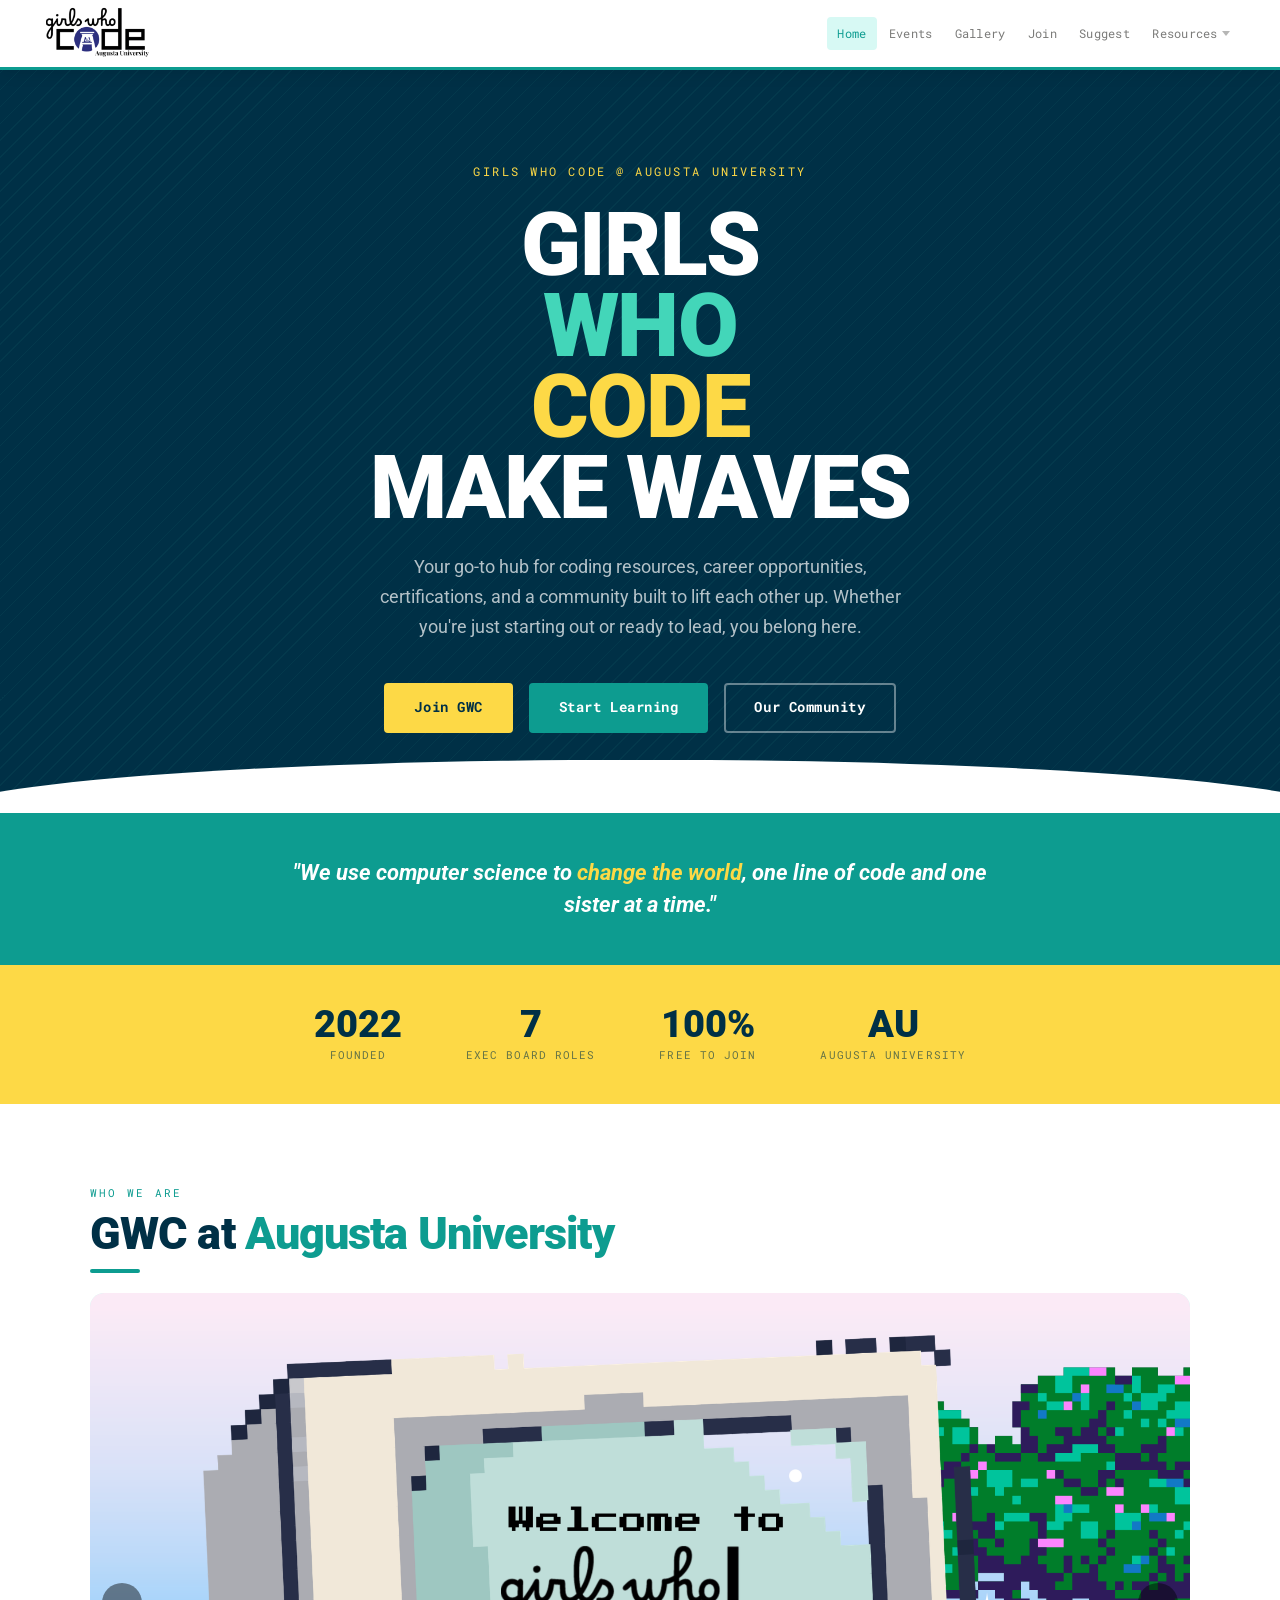
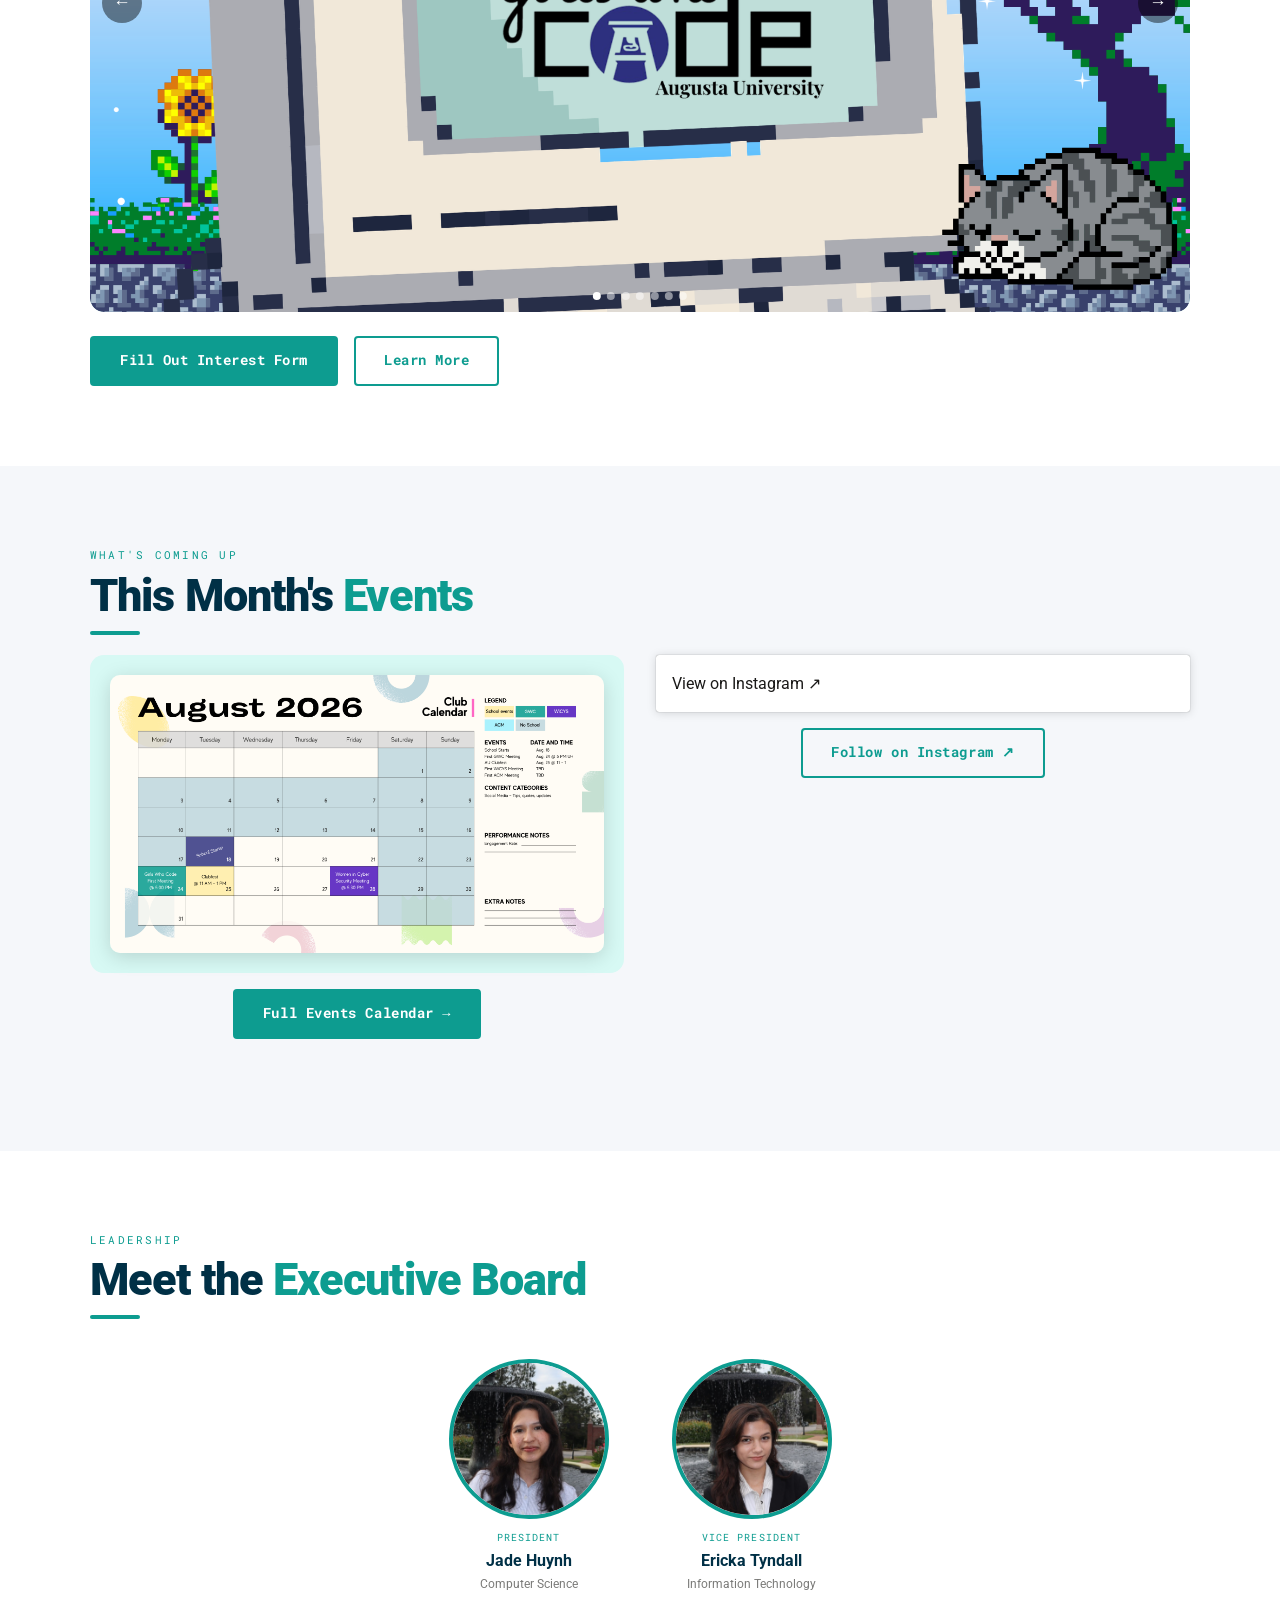
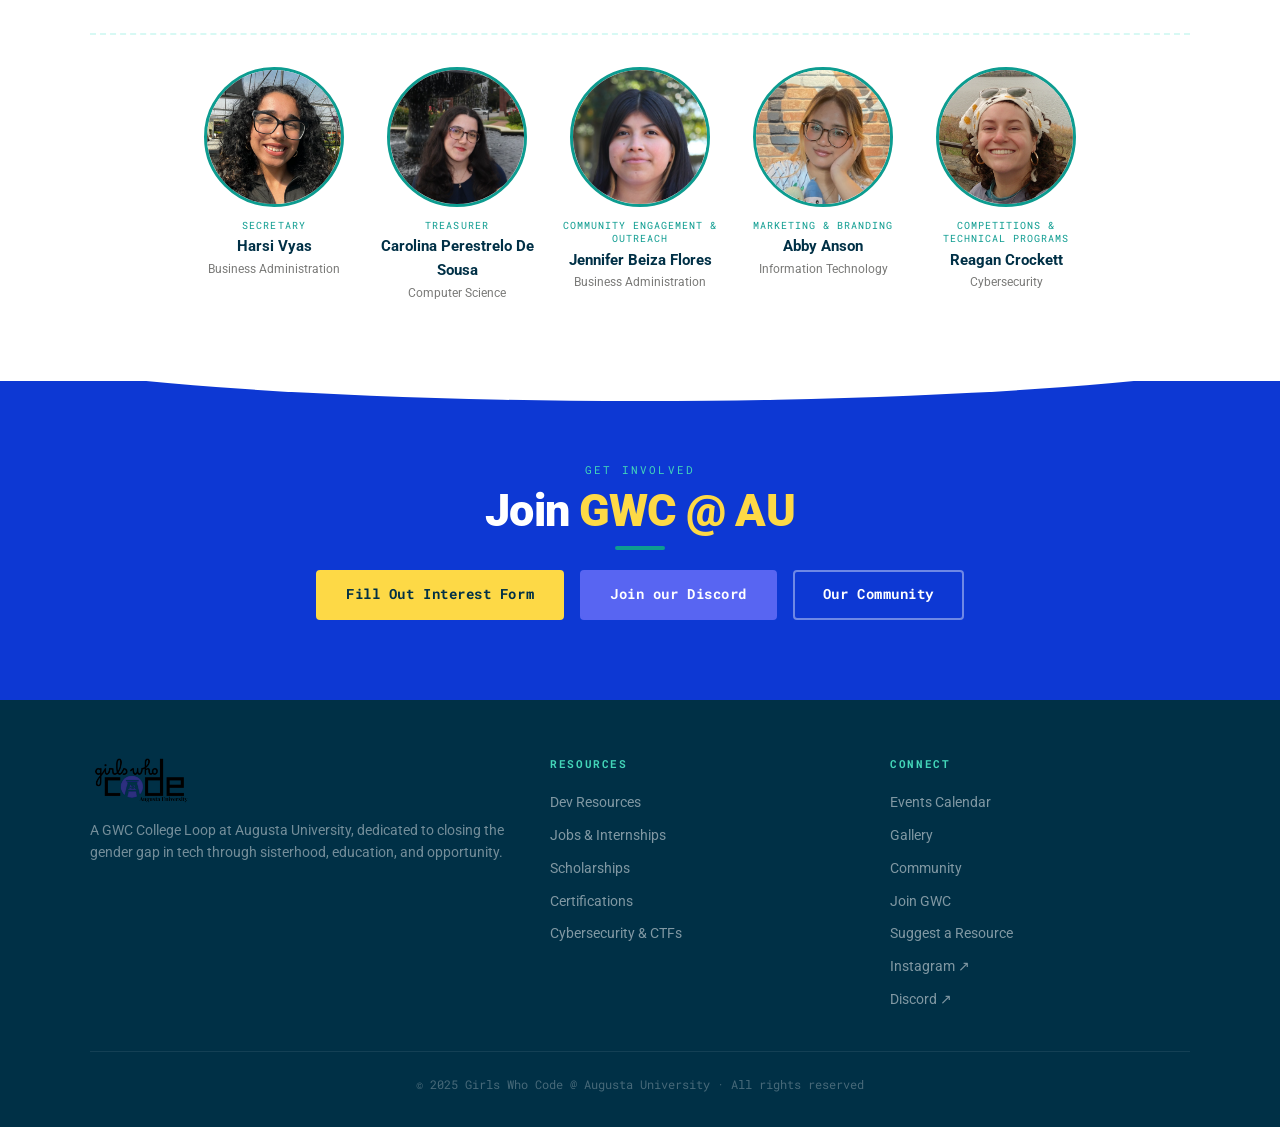
<file: index.html>
<!DOCTYPE html>
<html lang="en">
<head>
  <meta charset="UTF-8">
  <meta name="viewport" content="width=device-width, initial-scale=1.0">
  <title>Girls Who Code @ Augusta University</title>
  <link rel="icon" type="image/png" href="favicon.png">
  <link rel="stylesheet" href="styles.css?v=5">
</head>
<body data-page="home">
  <header class="site-header">
    <div class="header-inner">
      <a href="index.html" class="header-logo">
        <img src="gwc_official_logo.png" alt="GWC @ Augusta University" style="height:58px;width:auto;">
      </a>
            <nav class="main-nav">
        <a href="index.html" class="active">Home</a>
        <a href="events.html">Events</a>
        <a href="gallery.html">Gallery</a>
        <a href="join.html">Join</a>
        <a href="suggestion.html">Suggest</a>
              <div class="nav-item">
        <a href="#" onclick="return false;">Resources <span class="nav-caret"></span></a>
        <div class="nav-dropdown">
          <a href="devresources.html"><span class="dd-icon">💡</span>Dev Resources</a>
          <a href="jobs.html"><span class="dd-icon">💼</span>Jobs &amp; Internships</a>
          <a href="scholarships.html"><span class="dd-icon">🎓</span>Scholarships</a>
          <a href="certifications.html"><span class="dd-icon">📜</span>Certifications</a>
          <a href="cyber.html"><span class="dd-icon">🛡</span>Cybersecurity</a>
        </div>
      </div>
      </nav>
      <button class="hamburger" onclick="document.getElementById('mn').classList.toggle('open')" aria-label="Menu">
        <span></span><span></span><span></span>
      </button>
    </div>
  </header>
    <nav class="mobile-nav" id="mn">
    <a href="index.html">Home</a>
    <a href="events.html">Events</a>
    <a href="gallery.html">Gallery</a>
    <a href="join.html">Join GWC</a>
    <a href="suggestion.html">Suggest a Resource</a>
        <button class="mobile-nav-accordion" onclick="toggleMobileResources(this)" aria-expanded="false">
      Resources <span class="mobile-acc-caret">&#9658;</span>
    </button>
    <div class="mobile-nav-subnav" id="mobileResourcesSub">
      <a href="devresources.html" class="mobile-nav-sub">💡 Dev Resources</a>
      <a href="jobs.html" class="mobile-nav-sub">💼 Jobs &amp; Internships</a>
      <a href="scholarships.html" class="mobile-nav-sub">🎓 Scholarships</a>
      <a href="certifications.html" class="mobile-nav-sub">📜 Certifications</a>
      <a href="cyber.html" class="mobile-nav-sub">🛡 Cybersecurity</a>
    </div>
  </nav>

  <section class="hero">
    <div class="hero-wave-bg"></div>
    <div class="hero-content">
      <span class="hero-eyebrow">Girls Who Code @ Augusta University</span>
      <h1>
        GIRLS<br>
        <span class="teal">WHO</span><br>
        <span class="yellow">CODE</span><br>
        MAKE WAVES
      </h1>
      <p>Your go-to hub for coding resources, career opportunities, certifications, and a community built to lift each other up. Whether you're just starting out or ready to lead, you belong here.</p>
      <div class="hero-ctas">
        <a href="join.html" class="btn btn-yellow">Join GWC</a>
        <a href="devresources.html" class="btn btn-primary">Start Learning</a>
        <a href="community.html" class="btn btn-secondary">Our Community</a>
      </div>
    </div>
  </section>

  <div class="mission-strip">
    <p>"We use computer science to <span class="hi">change the world</span>, one line of code and one sister at a time."</p>
  </div>

  <div class="stats-strip">
    <div class="stat-item"><div class="num">2022</div><div class="lbl">Founded</div></div>
    <div class="stat-item"><div class="num">7</div><div class="lbl">Exec Board Roles</div></div>
    <div class="stat-item"><div class="num">100%</div><div class="lbl">Free to Join</div></div>
    <div class="stat-item"><div class="num">AU</div><div class="lbl">Augusta University</div></div>
  </div>

  <section class="section" id="about">
    <div class="section-inner">
      <span class="section-label">Who We Are</span>
      <h2 class="section-title">GWC at <span class="accent">Augusta University</span></h2>
      <span class="wave-bar"></span>
      <div class="slides-carousel" id="slidesCarousel">
        <div class="slides-track" id="slidesTrack">
          <div class="slides-placeholder">Add slides to the <code>slides/</code> folder and list them in <code>content.json</code> to show them here.</div>
        </div>
        <button class="slides-btn slides-prev" id="slidesPrev" aria-label="Previous">&#8592;</button>
        <button class="slides-btn slides-next" id="slidesNext" aria-label="Next">&#8594;</button>
        <div class="slides-dots" id="slidesDots"></div>
      </div>
      <div style="display:flex;gap:1rem;flex-wrap:wrap;margin-top:1.5rem;">
        <a href="join.html" class="btn btn-primary">Fill Out Interest Form</a>
        <a href="community.html" class="btn btn-outline-teal">Learn More</a>
      </div>
    </div>
  </section>

  <section class="section events-section">
    <div class="section-inner">
      <span class="section-label">What's Coming Up</span>
      <h2 class="section-title">This Month's <span class="accent">Events</span></h2>
      <span class="wave-bar"></span>
      <div class="flyer-insta-row">
        <div class="flyer-insta-col">
          <div id="homeFlyerBlock"><!-- Filled by JS --></div>
          <div style="text-align:center;margin-top:1rem;">
            <a href="events.html" class="btn btn-primary">Full Events Calendar →</a>
          </div>
        </div>
        <div class="flyer-insta-col">
          <blockquote class="instagram-media" data-instgrm-permalink="https://www.instagram.com/aug_girlswhocode/?utm_source=ig_embed" data-instgrm-version="14" style="background:#FFF;border:0;border-radius:3px;box-shadow:0 0 1px 0 rgba(0,0,0,0.5),0 1px 10px 0 rgba(0,0,0,0.15);margin:0 auto;max-width:100%;min-width:280px;padding:0;width:100%;">
            <div style="padding:16px;"><a href="https://www.instagram.com/aug_girlswhocode/" target="_blank">View on Instagram ↗</a></div>
          </blockquote>
          <script async src="//www.instagram.com/embed.js"></script>
          <div style="text-align:center;margin-top:1rem;">
            <a href="https://www.instagram.com/aug_girlswhocode/" target="_blank" class="btn btn-outline-teal">Follow on Instagram ↗</a>
          </div>
        </div>
      </div>
    </div>
  </section>

  <section class="section" style="background:var(--white);">
    <div class="section-inner">
      <span class="section-label">Leadership</span>
      <h2 class="section-title">Meet the <span class="accent">Executive Board</span></h2>
      <span class="wave-bar"></span>
      <div class="exec-board">
        <div class="exec-top">
          <div class="member-card">
            <img src="photos/exec/jade_hs.jpg" alt="Jade Huynh" class="member-img">
            <div class="member-role">President</div>
            <div class="member-name">Jade Huynh</div>
            <div class="member-major">Computer Science</div>
          </div>
          <div class="member-card">
            <img src="photos/exec/ericka_hs.jpg" alt="Ericka Tyndall" class="member-img">
            <div class="member-role">Vice President</div>
            <div class="member-name">Ericka Tyndall</div>
            <div class="member-major">Information Technology</div>
          </div>
        </div>
        <div class="exec-bottom">
          <div class="member-card">
            <img src="photos/exec/harsi_pfp.png" alt="Harsi Vyas" class="member-img">
            <div class="member-role">Secretary</div>
            <div class="member-name">Harsi Vyas</div>
            <div class="member-major">Business Administration</div>
          </div>
          <div class="member-card">
            <img src="photos/exec/carolina_hs.jpg" alt="Carolina" class="member-img">
            <div class="member-role">Treasurer</div>
            <div class="member-name">Carolina Perestrelo De Sousa</div>
            <div class="member-major">Computer Science</div>
          </div>
          <div class="member-card">
            <img src="photos/exec/jen_pfp.png" alt="Jennifer Beiza Flores" class="member-img">
            <div class="member-role">Community Engagement &amp; Outreach</div>
            <div class="member-name">Jennifer Beiza Flores</div>
            <div class="member-major">Business Administration</div>
          </div>
          <div class="member-card">
            <img src="photos/exec/abby_pfp.png" alt="Abby Anson" class="member-img">
            <div class="member-role">Marketing &amp; Branding</div>
            <div class="member-name">Abby Anson</div>
            <div class="member-major">Information Technology</div>
          </div>
          <div class="member-card">
            <img src="photos/exec/reagan_pfp.png" alt="Reagan Crockett" class="member-img">
            <div class="member-role">Competitions &amp; Technical Programs</div>
            <div class="member-name">Reagan Crockett</div>
            <div class="member-major">Cybersecurity</div>
          </div>
        </div>
      </div>
    </div>
  </section>

  <section class="join-section">
    <div class="section-inner">
      <span class="section-label" style="color:var(--teal-2);">Get Involved</span>
      <h2 class="section-title" style="color:var(--white);">Join <span style="color:var(--yellow-2);">GWC @ AU</span></h2>
      <span class="wave-bar" style="margin:0.5rem auto 1.25rem;"></span>
      <div class="join-buttons">
        <a href="join.html" class="btn btn-yellow">Fill Out Interest Form</a>
        <a href="https://discord.gg/9CEqm6gjn7" target="_blank" class="btn btn-discord">Join our Discord</a>
        <a href="community.html" class="btn btn-secondary">Our Community</a>
      </div>
    </div>
  </section>


  <footer class="site-footer">
    <div class="footer-inner">
            <div class="footer-brand">
        <a href="index.html"><img src="gwc_official_logo.png" alt="GWC @ Augusta University" class="footer-logo"></a>
        <p>A GWC College Loop at Augusta University, dedicated to closing the gender gap in tech through sisterhood, education, and opportunity.</p>
      </div>
      <div class="footer-col">
        <h4>Resources</h4>
        <ul>
          <li><a href="devresources.html">Dev Resources</a></li>
          <li><a href="jobs.html">Jobs &amp; Internships</a></li>
          <li><a href="scholarships.html">Scholarships</a></li>
          <li><a href="certifications.html">Certifications</a></li>
          <li><a href="cyber.html">Cybersecurity &amp; CTFs</a></li>
        </ul>
      </div>
      <div class="footer-col">
        <h4>Connect</h4>
        <ul>
          <li><a href="events.html">Events Calendar</a></li>
          <li><a href="gallery.html">Gallery</a></li>
          <li><a href="community.html">Community</a></li>
          <li><a href="join.html">Join GWC</a></li>
          <li><a href="suggestion.html">Suggest a Resource</a></li>
          <li><a href="https://www.instagram.com/aug_girlswhocode/" target="_blank">Instagram ↗</a></li>
          <li><a href="https://discord.gg/9CEqm6gjn7" target="_blank">Discord ↗</a></li>
        </ul>
      </div>
    </div>
    <div class="footer-bottom">© 2025 Girls Who Code @ Augusta University · All rights reserved</div>
  </footer>
  
  <script src="main.js?v=12" defer></script>
</body>
</html>
</file>
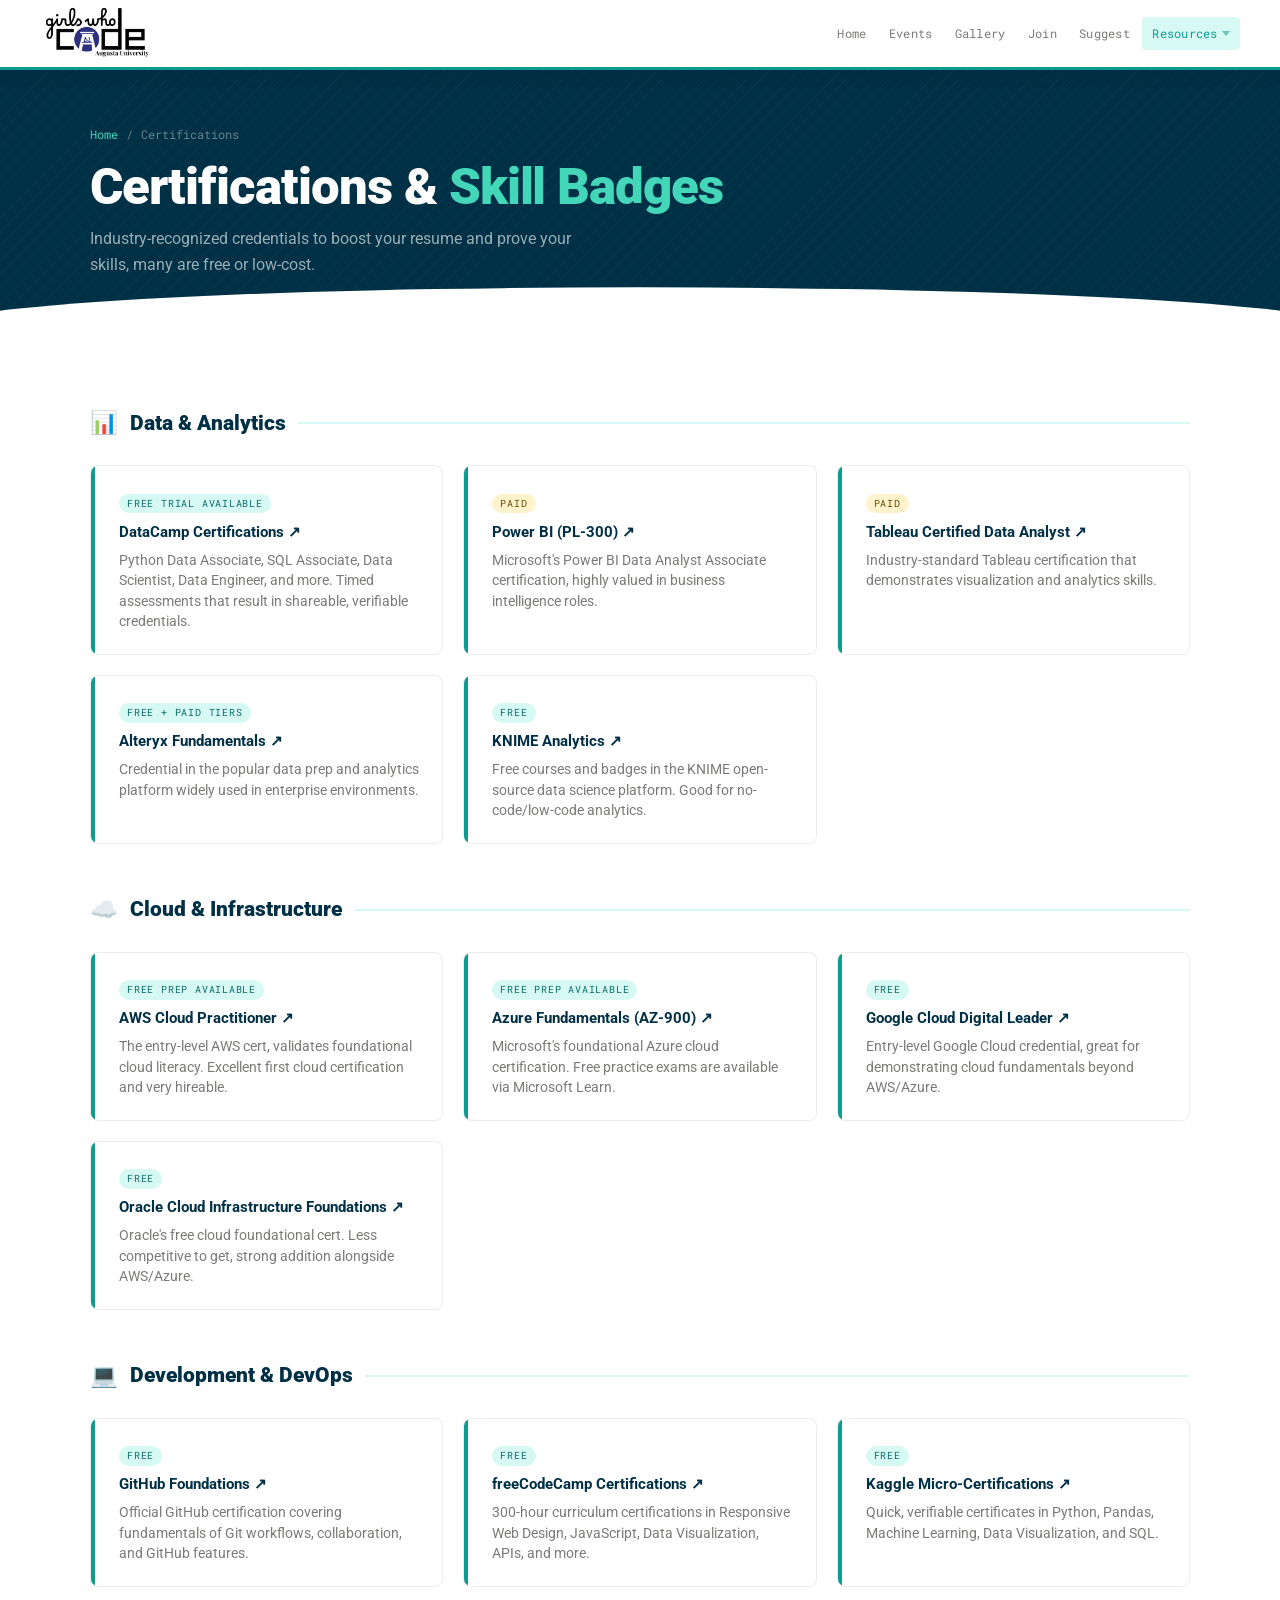
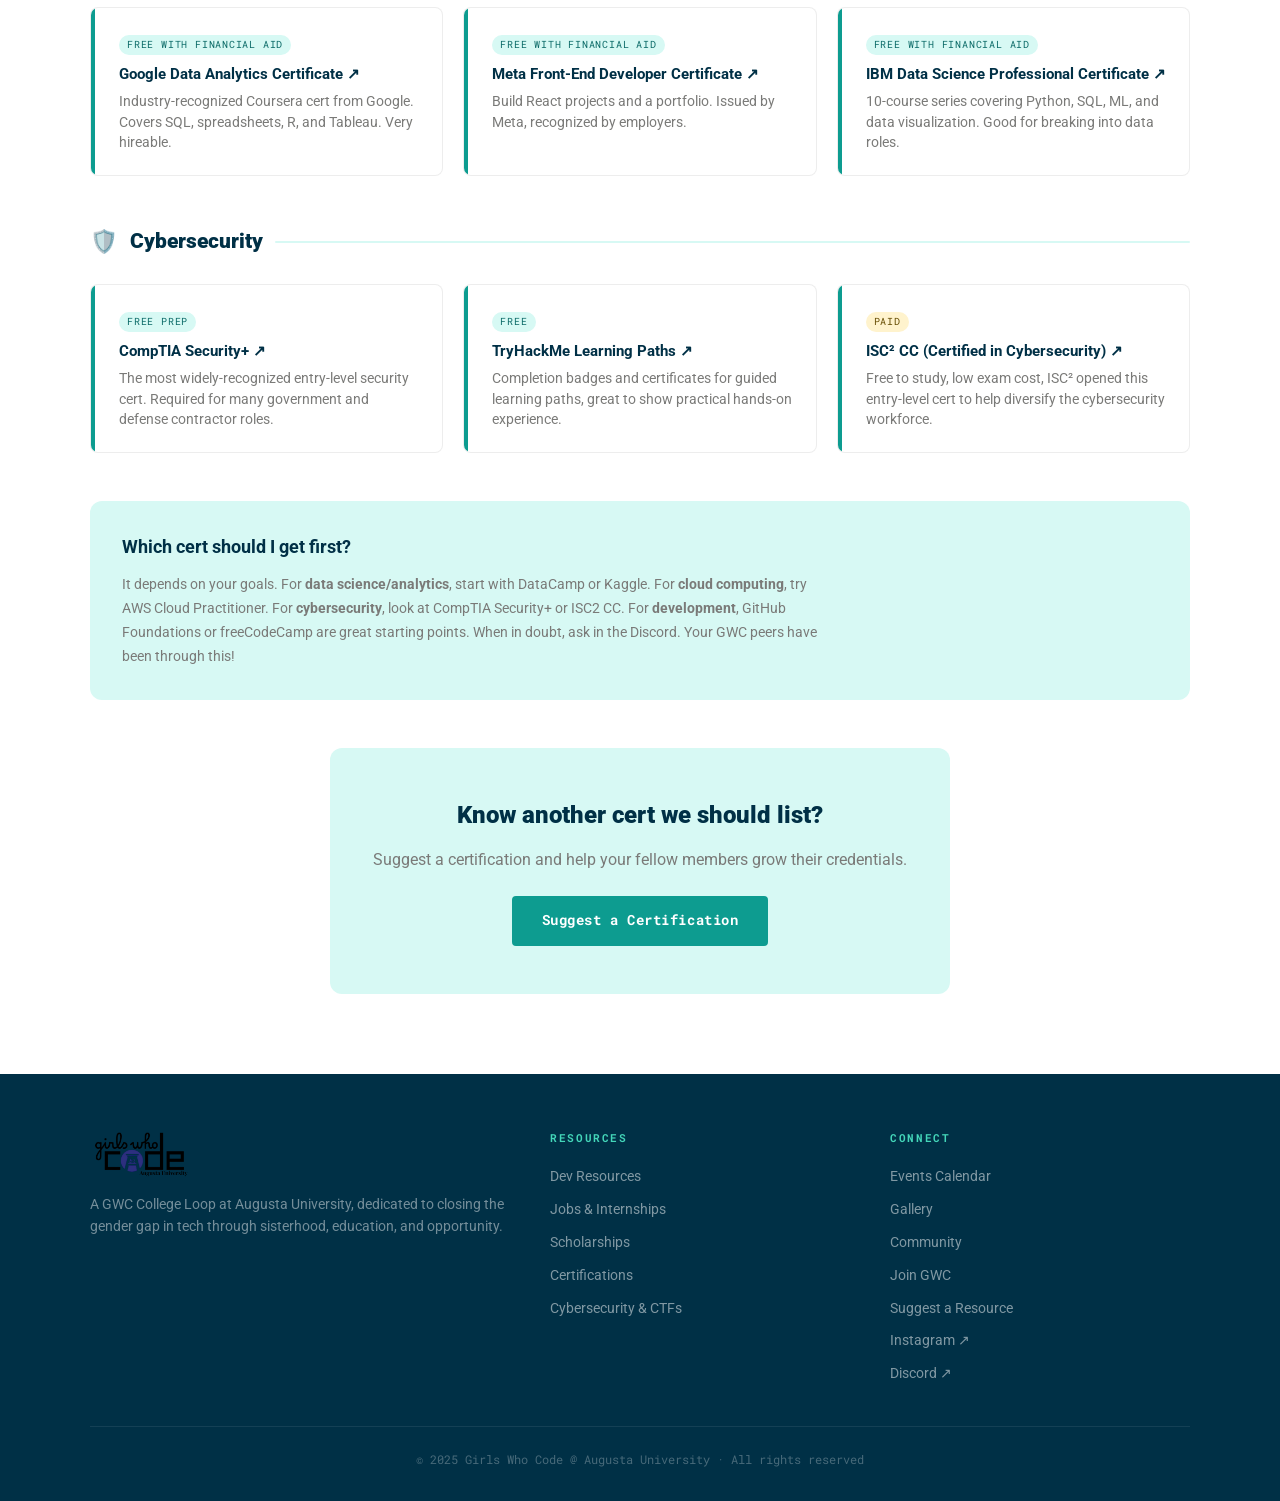
<file: certifications.html>
<!DOCTYPE html>
<html lang="en">
<head>
  <meta charset="UTF-8">
  <meta name="viewport" content="width=device-width, initial-scale=1.0">
  <title>Certifications | GWC @ Augusta University</title>
  <link rel="icon" type="image/png" href="favicon.png">
  <link rel="stylesheet" href="styles.css?v=5">
</head>
<body>
  <header class="site-header">
    <div class="header-inner">
      <a href="index.html" class="header-logo">
        <img src="gwc_official_logo.png" alt="GWC @ Augusta University" style="height:58px;width:auto;">
      </a>
            <nav class="main-nav">
        <a href="index.html">Home</a>
        <a href="events.html">Events</a>
        <a href="gallery.html">Gallery</a>
        <a href="join.html">Join</a>
        <a href="suggestion.html">Suggest</a>
              <div class="nav-item">
        <a href="#" onclick="return false;" class="active">Resources <span class="nav-caret"></span></a>
        <div class="nav-dropdown">
          <a href="devresources.html"><span class="dd-icon">💡</span>Dev Resources</a>
          <a href="jobs.html"><span class="dd-icon">💼</span>Jobs &amp; Internships</a>
          <a href="scholarships.html"><span class="dd-icon">🎓</span>Scholarships</a>
          <a href="certifications.html"><span class="dd-icon">📜</span>Certifications</a>
          <a href="cyber.html"><span class="dd-icon">🛡</span>Cybersecurity</a>
        </div>
      </div>
      </nav>
      <button class="hamburger" onclick="document.getElementById('mn').classList.toggle('open')" aria-label="Menu">
        <span></span><span></span><span></span>
      </button>
    </div>
  </header>
    <nav class="mobile-nav" id="mn">
    <a href="index.html">Home</a>
    <a href="events.html">Events</a>
    <a href="gallery.html">Gallery</a>
    <a href="join.html">Join GWC</a>
    <a href="suggestion.html">Suggest a Resource</a>
        <button class="mobile-nav-accordion" onclick="toggleMobileResources(this)" aria-expanded="false">
      Resources <span class="mobile-acc-caret">&#9658;</span>
    </button>
    <div class="mobile-nav-subnav" id="mobileResourcesSub">
      <a href="devresources.html" class="mobile-nav-sub">💡 Dev Resources</a>
      <a href="jobs.html" class="mobile-nav-sub">💼 Jobs &amp; Internships</a>
      <a href="scholarships.html" class="mobile-nav-sub">🎓 Scholarships</a>
      <a href="certifications.html" class="mobile-nav-sub">📜 Certifications</a>
      <a href="cyber.html" class="mobile-nav-sub">🛡 Cybersecurity</a>
    </div>
  </nav>

  <div class="page-hero">
    <div class="page-hero-wave"></div>
    <div class="page-hero-inner">
      <div class="breadcrumb"><a href="index.html">Home</a><span>/</span>Certifications</div>
      <h1>Certifications &amp; <span class="accent">Skill Badges</span></h1>
      <p>Industry-recognized credentials to boost your resume and prove your skills, many are free or low-cost.</p>
    </div>
  </div>

  <section class="section">
    <div class="section-inner">

      <div class="cat-header"><span class="cat-icon">📊</span><h2>Data &amp; Analytics</h2><div class="cat-bar"></div></div>
      <div class="resource-grid">
        <div class="resource-card">
          <span class="rtag rtag-b">Free Trial Available</span>
          <h3><a href="https://www.datacamp.com/certification" target="_blank">DataCamp Certifications ↗</a></h3>
          <p>Python Data Associate, SQL Associate, Data Scientist, Data Engineer, and more. Timed assessments that result in shareable, verifiable credentials.</p>
        </div>
        <div class="resource-card">
          <span class="rtag rtag-i">Paid</span>
          <h3><a href="https://learn.microsoft.com/en-us/credentials/certifications/power-bi-data-analyst-associate/" target="_blank">Power BI (PL-300) ↗</a></h3>
          <p>Microsoft's Power BI Data Analyst Associate certification, highly valued in business intelligence roles.</p>
        </div>
        <div class="resource-card">
          <span class="rtag rtag-i">Paid</span>
          <h3><a href="https://www.tableau.com/learn/certification" target="_blank">Tableau Certified Data Analyst ↗</a></h3>
          <p>Industry-standard Tableau certification that demonstrates visualization and analytics skills.</p>
        </div>
        <div class="resource-card">
          <span class="rtag rtag-b">Free + Paid Tiers</span>
          <h3><a href="https://www.alteryx.com/certification" target="_blank">Alteryx Fundamentals ↗</a></h3>
          <p>Credential in the popular data prep and analytics platform widely used in enterprise environments.</p>
        </div>
        <div class="resource-card">
          <span class="rtag rtag-b">Free</span>
          <h3><a href="https://www.knime.com/learning/courses" target="_blank">KNIME Analytics ↗</a></h3>
          <p>Free courses and badges in the KNIME open-source data science platform. Good for no-code/low-code analytics.</p>
        </div>
      </div>

      <div class="cat-header"><span class="cat-icon">☁️</span><h2>Cloud &amp; Infrastructure</h2><div class="cat-bar"></div></div>
      <div class="resource-grid">
        <div class="resource-card">
          <span class="rtag rtag-b">Free Prep Available</span>
          <h3><a href="https://aws.amazon.com/certification/certified-cloud-practitioner/" target="_blank">AWS Cloud Practitioner ↗</a></h3>
          <p>The entry-level AWS cert, validates foundational cloud literacy. Excellent first cloud certification and very hireable.</p>
        </div>
        <div class="resource-card">
          <span class="rtag rtag-b">Free Prep Available</span>
          <h3><a href="https://learn.microsoft.com/en-us/credentials/certifications/azure-fundamentals/" target="_blank">Azure Fundamentals (AZ-900) ↗</a></h3>
          <p>Microsoft's foundational Azure cloud certification. Free practice exams are available via Microsoft Learn.</p>
        </div>
        <div class="resource-card">
          <span class="rtag rtag-b">Free</span>
          <h3><a href="https://cloud.google.com/certification/cloud-digital-leader" target="_blank">Google Cloud Digital Leader ↗</a></h3>
          <p>Entry-level Google Cloud credential, great for demonstrating cloud fundamentals beyond AWS/Azure.</p>
        </div>
        <div class="resource-card">
          <span class="rtag rtag-b">Free</span>
          <h3><a href="https://education.oracle.com/oracle-cloud-infrastructure-2023-foundations-associate/pexam_1Z0-1085-23" target="_blank">Oracle Cloud Infrastructure Foundations ↗</a></h3>
          <p>Oracle's free cloud foundational cert. Less competitive to get, strong addition alongside AWS/Azure.</p>
        </div>
      </div>

      <div class="cat-header"><span class="cat-icon">💻</span><h2>Development &amp; DevOps</h2><div class="cat-bar"></div></div>
      <div class="resource-grid">
        <div class="resource-card">
          <span class="rtag rtag-b">Free</span>
          <h3><a href="https://examregistration.github.com/certification/GHF" target="_blank">GitHub Foundations ↗</a></h3>
          <p>Official GitHub certification covering fundamentals of Git workflows, collaboration, and GitHub features.</p>
        </div>
        <div class="resource-card">
          <span class="rtag rtag-b">Free</span>
          <h3><a href="https://www.freecodecamp.org/learn/" target="_blank">freeCodeCamp Certifications ↗</a></h3>
          <p>300-hour curriculum certifications in Responsive Web Design, JavaScript, Data Visualization, APIs, and more.</p>
        </div>
        <div class="resource-card">
          <span class="rtag rtag-b">Free</span>
          <h3><a href="https://www.kaggle.com/learn" target="_blank">Kaggle Micro-Certifications ↗</a></h3>
          <p>Quick, verifiable certificates in Python, Pandas, Machine Learning, Data Visualization, and SQL.</p>
        </div>
        <div class="resource-card">
          <span class="rtag rtag-b">Free with financial aid</span>
          <h3><a href="https://www.coursera.org/professional-certificates/google-data-analytics" target="_blank">Google Data Analytics Certificate ↗</a></h3>
          <p>Industry-recognized Coursera cert from Google. Covers SQL, spreadsheets, R, and Tableau. Very hireable.</p>
        </div>
        <div class="resource-card">
          <span class="rtag rtag-b">Free with financial aid</span>
          <h3><a href="https://www.coursera.org/professional-certificates/meta-front-end-developer" target="_blank">Meta Front-End Developer Certificate ↗</a></h3>
          <p>Build React projects and a portfolio. Issued by Meta, recognized by employers.</p>
        </div>
        <div class="resource-card">
          <span class="rtag rtag-b">Free with financial aid</span>
          <h3><a href="https://www.coursera.org/professional-certificates/ibm-data-science" target="_blank">IBM Data Science Professional Certificate ↗</a></h3>
          <p>10-course series covering Python, SQL, ML, and data visualization. Good for breaking into data roles.</p>
        </div>
      </div>

      <div class="cat-header"><span class="cat-icon">🛡️</span><h2>Cybersecurity</h2><div class="cat-bar"></div></div>
      <div class="resource-grid">
        <div class="resource-card">
          <span class="rtag rtag-b">Free Prep</span>
          <h3><a href="https://www.comptia.org/certifications/security" target="_blank">CompTIA Security+ ↗</a></h3>
          <p>The most widely-recognized entry-level security cert. Required for many government and defense contractor roles.</p>
        </div>
        <div class="resource-card">
          <span class="rtag rtag-b">Free</span>
          <h3><a href="https://tryhackme.com/paths" target="_blank">TryHackMe Learning Paths ↗</a></h3>
          <p>Completion badges and certificates for guided learning paths, great to show practical hands-on experience.</p>
        </div>
        <div class="resource-card">
          <span class="rtag rtag-i">Paid</span>
          <h3><a href="https://www.isc2.org/certifications/cc" target="_blank">ISC² CC (Certified in Cybersecurity) ↗</a></h3>
          <p>Free to study, low exam cost, ISC² opened this entry-level cert to help diversify the cybersecurity workforce.</p>
        </div>
      </div>

      <div style="background:var(--teal-1);border-radius:12px;padding:2rem;margin-top:3rem;">
        <h3 style="font-size:1.1rem;font-weight:700;color:var(--blue-4);margin-bottom:0.75rem;">Which cert should I get first?</h3>
        <p style="font-size:0.875rem;color:var(--black-3);line-height:1.7;max-width:700px;">It depends on your goals. For <strong>data science/analytics</strong>, start with DataCamp or Kaggle. For <strong>cloud computing</strong>, try AWS Cloud Practitioner. For <strong>cybersecurity</strong>, look at CompTIA Security+ or ISC2 CC. For <strong>development</strong>, GitHub Foundations or freeCodeCamp are great starting points. When in doubt, ask in the Discord. Your GWC peers have been through this!</p>
      </div>

      <div class="suggest-card">
        <h2>Know another cert we should list?</h2>
        <p>Suggest a certification and help your fellow members grow their credentials.</p>
        <a href="suggestion.html" class="btn btn-primary">Suggest a Certification</a>
      </div>
    </div>
  </section>

  <footer class="site-footer">
    <div class="footer-inner">
            <div class="footer-brand">
        <a href="index.html"><img src="gwc_official_logo.png" alt="GWC @ Augusta University" class="footer-logo"></a>
        <p>A GWC College Loop at Augusta University, dedicated to closing the gender gap in tech through sisterhood, education, and opportunity.</p>
      </div>
      <div class="footer-col"><h4>Resources</h4><ul>
        <li><a href="devresources.html">Dev Resources</a></li><li><a href="jobs.html">Jobs &amp; Internships</a></li>
        <li><a href="scholarships.html">Scholarships</a></li><li><a href="certifications.html">Certifications</a></li>
        <li><a href="cyber.html">Cybersecurity &amp; CTFs</a></li>
      </ul></div>
      <div class="footer-col"><h4>Connect</h4><ul>
        <li><a href="events.html">Events Calendar</a></li><li><a href="gallery.html">Gallery</a></li>
        <li><a href="community.html">Community</a></li><li><a href="join.html">Join GWC</a></li>
        <li><a href="suggestion.html">Suggest a Resource</a></li>
        <li><a href="https://www.instagram.com/aug_girlswhocode/" target="_blank">Instagram ↗</a></li>
        <li><a href="https://discord.gg/9CEqm6gjn7" target="_blank">Discord ↗</a></li>
      </ul></div>
    </div>
    <div class="footer-bottom">© 2025 Girls Who Code @ Augusta University · All rights reserved</div>
  </footer>
  
  <script src="main.js" defer></script>
</body>
</html>
</file>
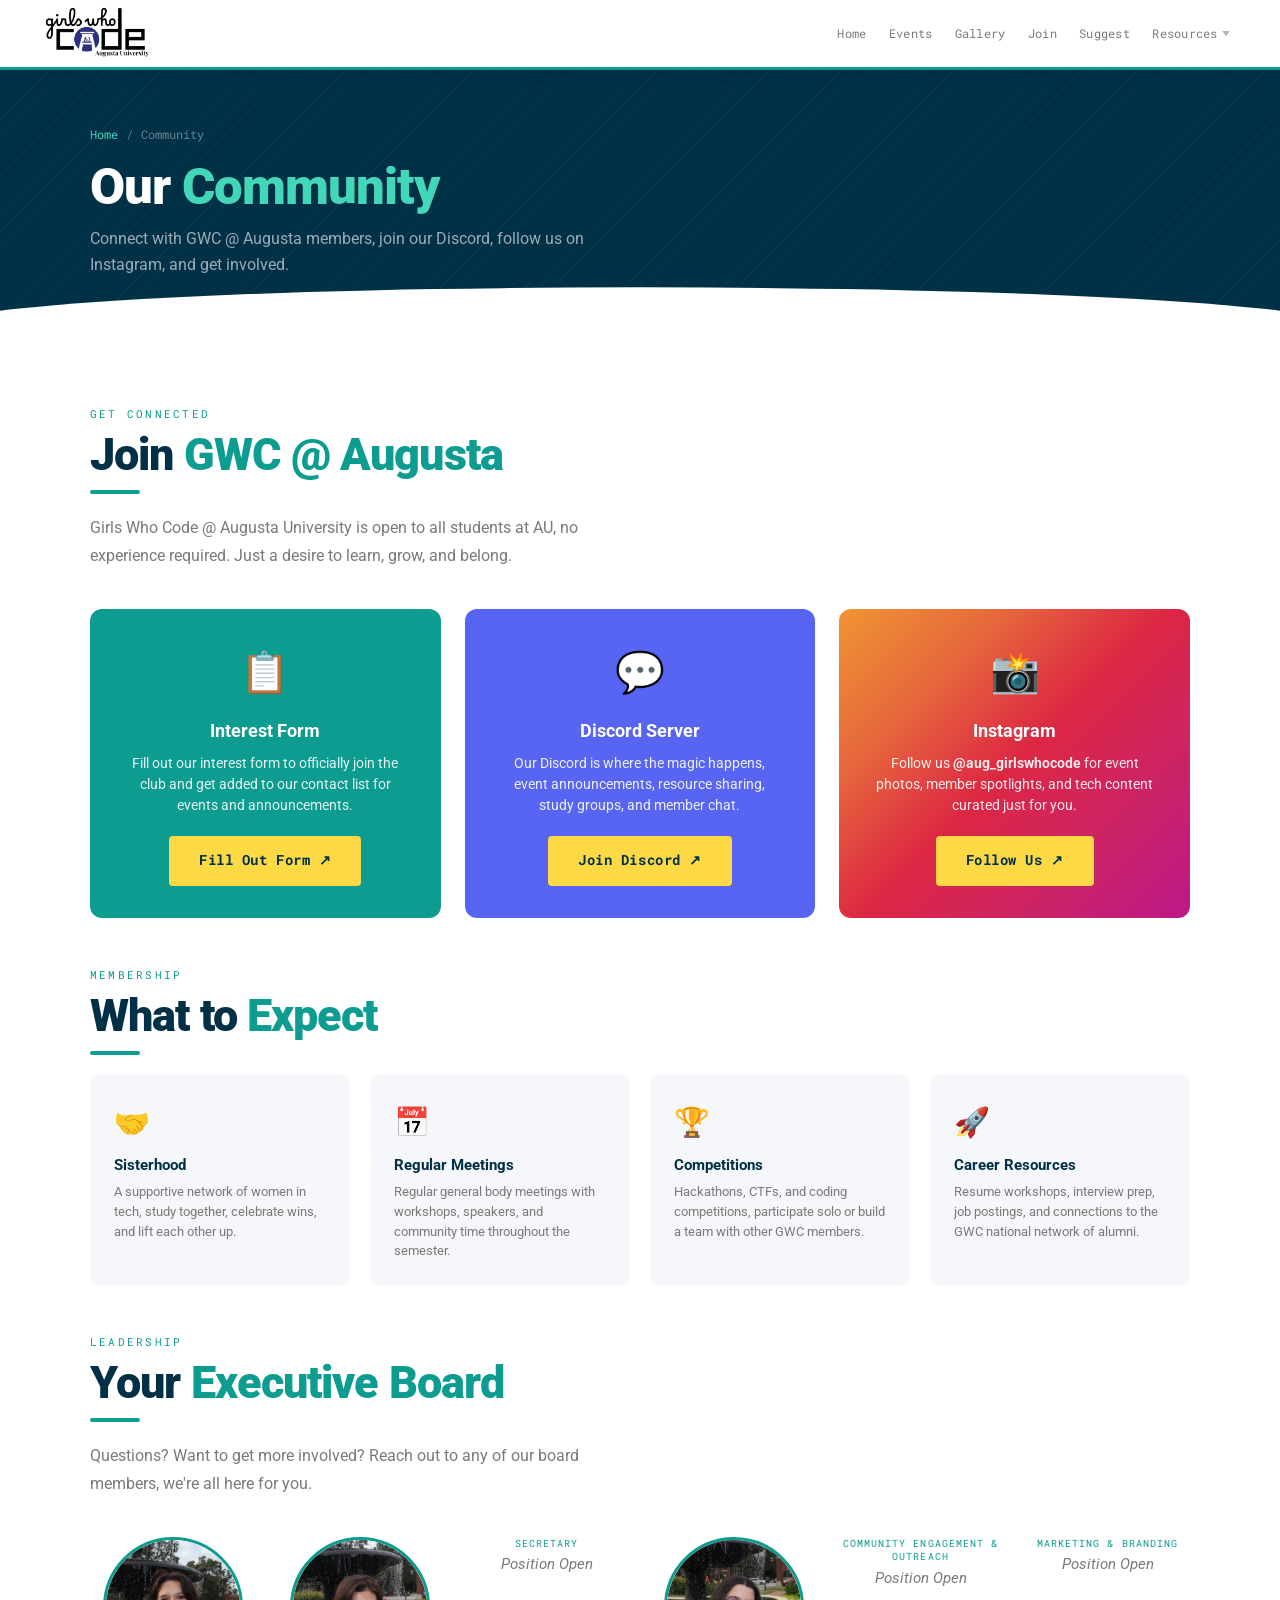
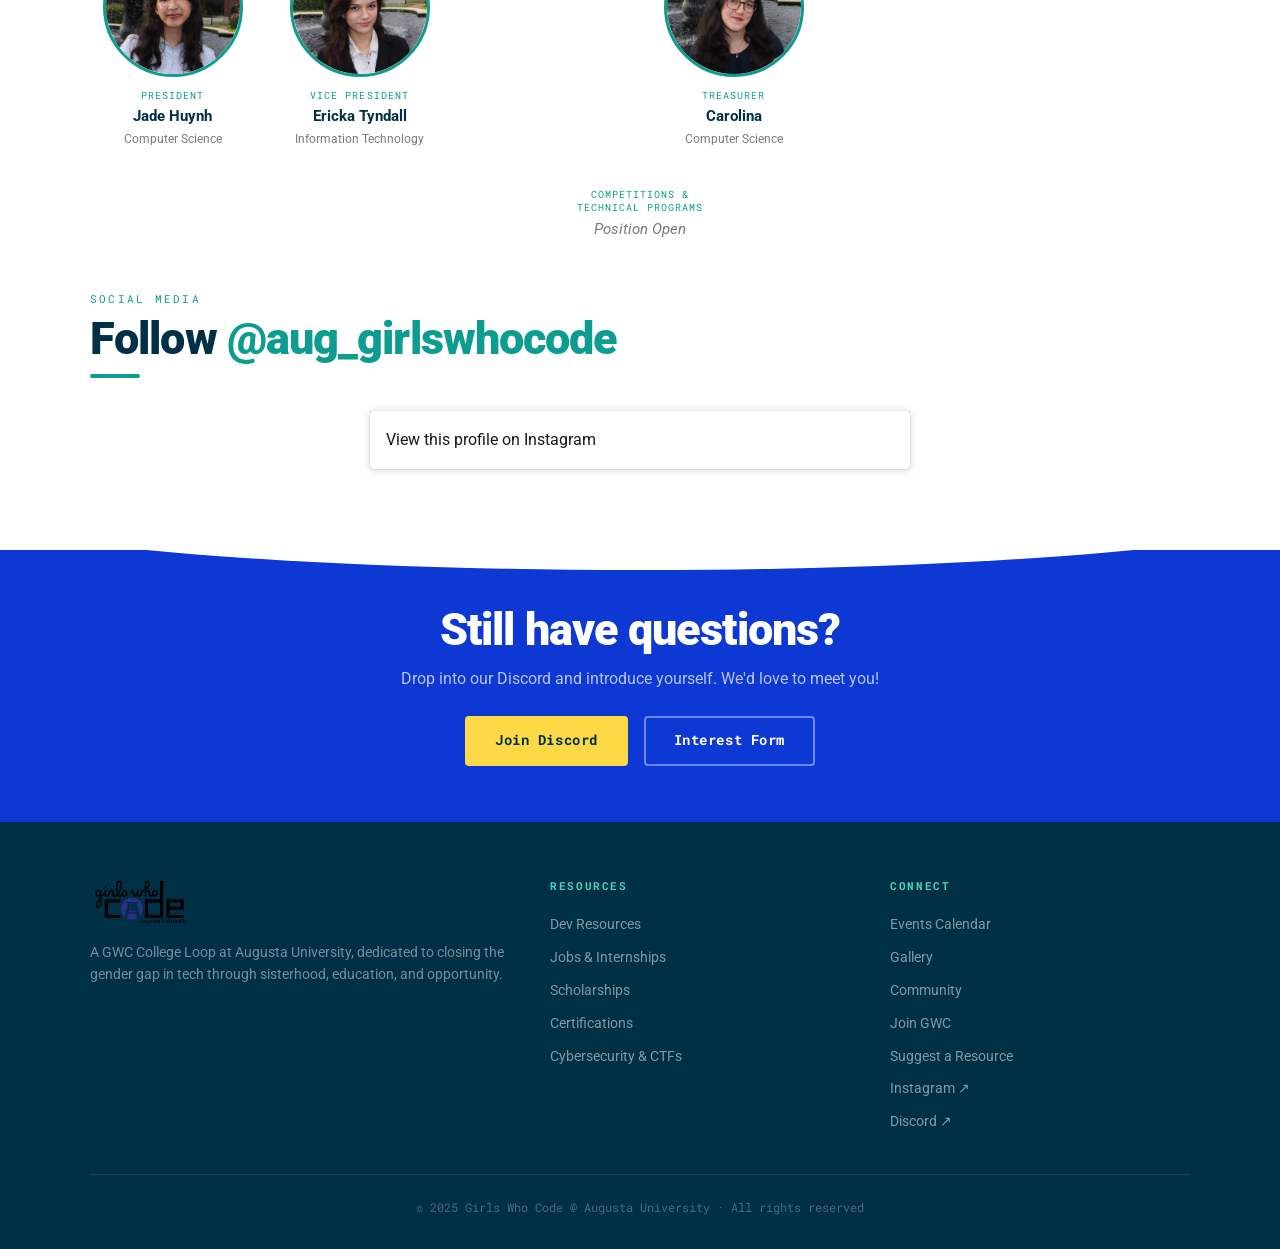
<file: community.html>
<!DOCTYPE html>
<html lang="en">
<head>
  <meta charset="UTF-8">
  <meta name="viewport" content="width=device-width, initial-scale=1.0">
  <title>Community | GWC @ Augusta University</title>
  <link rel="icon" type="image/png" href="favicon.png">
  <link rel="stylesheet" href="styles.css?v=5">
</head>
<body>
  <header class="site-header">
    <div class="header-inner">
      <a href="index.html" class="header-logo">
        <img src="gwc_official_logo.png" alt="GWC @ Augusta University" style="height:58px;width:auto;">
      </a>
            <nav class="main-nav">
        <a href="index.html">Home</a>
        <a href="events.html">Events</a>
        <a href="gallery.html">Gallery</a>
        <a href="join.html">Join</a>
        <a href="suggestion.html">Suggest</a>
              <div class="nav-item">
        <a href="#" onclick="return false;">Resources <span class="nav-caret"></span></a>
        <div class="nav-dropdown">
          <a href="devresources.html"><span class="dd-icon">💡</span>Dev Resources</a>
          <a href="jobs.html"><span class="dd-icon">💼</span>Jobs &amp; Internships</a>
          <a href="scholarships.html"><span class="dd-icon">🎓</span>Scholarships</a>
          <a href="certifications.html"><span class="dd-icon">📜</span>Certifications</a>
          <a href="cyber.html"><span class="dd-icon">🛡</span>Cybersecurity</a>
        </div>
      </div>
      </nav>
      <button class="hamburger" onclick="document.getElementById('mn').classList.toggle('open')" aria-label="Menu">
        <span></span><span></span><span></span>
      </button>
    </div>
  </header>
    <nav class="mobile-nav" id="mn">
    <a href="index.html">Home</a>
    <a href="events.html">Events</a>
    <a href="gallery.html">Gallery</a>
    <a href="join.html">Join GWC</a>
    <a href="suggestion.html">Suggest a Resource</a>
        <button class="mobile-nav-accordion" onclick="toggleMobileResources(this)" aria-expanded="false">
      Resources <span class="mobile-acc-caret">&#9658;</span>
    </button>
    <div class="mobile-nav-subnav" id="mobileResourcesSub">
      <a href="devresources.html" class="mobile-nav-sub">💡 Dev Resources</a>
      <a href="jobs.html" class="mobile-nav-sub">💼 Jobs &amp; Internships</a>
      <a href="scholarships.html" class="mobile-nav-sub">🎓 Scholarships</a>
      <a href="certifications.html" class="mobile-nav-sub">📜 Certifications</a>
      <a href="cyber.html" class="mobile-nav-sub">🛡 Cybersecurity</a>
    </div>
  </nav>

  <div class="page-hero">
    <div class="page-hero-wave"></div>
    <div class="page-hero-inner">
      <div class="breadcrumb"><a href="index.html">Home</a><span>/</span>Community</div>
      <h1>Our <span class="accent">Community</span></h1>
      <p>Connect with GWC @ Augusta members, join our Discord, follow us on Instagram, and get involved.</p>
    </div>
  </div>

  <section class="section">
    <div class="section-inner">

      <span class="section-label">Get Connected</span>
      <h2 class="section-title">Join <span class="accent">GWC @ Augusta</span></h2>
      <span class="wave-bar"></span>
      <p class="section-subtitle">Girls Who Code @ Augusta University is open to all students at AU, no experience required. Just a desire to learn, grow, and belong.</p>

      <div style="display:grid;grid-template-columns:repeat(auto-fill,minmax(280px,1fr));gap:1.5rem;margin-bottom:3rem;">
        <div style="background:var(--teal-3);border-radius:12px;padding:2rem;color:var(--white);text-align:center;">
          <div style="font-size:2.5rem;margin-bottom:0.75rem;">📋</div>
          <h3 style="font-size:1.1rem;font-weight:700;margin-bottom:0.5rem;">Interest Form</h3>
          <p style="font-size:0.875rem;opacity:0.9;margin-bottom:1.25rem;line-height:1.5;">Fill out our interest form to officially join the club and get added to our contact list for events and announcements.</p>
          <a href="join.html" class="btn btn-yellow">Fill Out Form ↗</a>
        </div>
        <div style="background:#5865F2;border-radius:12px;padding:2rem;color:var(--white);text-align:center;">
          <div style="font-size:2.5rem;margin-bottom:0.75rem;">💬</div>
          <h3 style="font-size:1.1rem;font-weight:700;margin-bottom:0.5rem;">Discord Server</h3>
          <p style="font-size:0.875rem;opacity:0.9;margin-bottom:1.25rem;line-height:1.5;">Our Discord is where the magic happens, event announcements, resource sharing, study groups, and member chat.</p>
          <a href="https://discord.gg/9CEqm6gjn7" target="_blank" class="btn btn-yellow">Join Discord ↗</a>
        </div>
        <div style="background:linear-gradient(135deg,#f09433,#e6683c,#dc2743,#cc2366,#bc1888);border-radius:12px;padding:2rem;color:var(--white);text-align:center;">
          <div style="font-size:2.5rem;margin-bottom:0.75rem;">📸</div>
          <h3 style="font-size:1.1rem;font-weight:700;margin-bottom:0.5rem;">Instagram</h3>
          <p style="font-size:0.875rem;opacity:0.9;margin-bottom:1.25rem;line-height:1.5;">Follow us <strong>@aug_girlswhocode</strong> for event photos, member spotlights, and tech content curated just for you.</p>
          <a href="https://www.instagram.com/aug_girlswhocode/" target="_blank" class="btn btn-yellow">Follow Us ↗</a>
        </div>
      </div>

      <span class="section-label">Membership</span>
      <h2 class="section-title">What to <span class="accent">Expect</span></h2>
      <span class="wave-bar"></span>

      <div style="display:grid;grid-template-columns:repeat(auto-fill,minmax(240px,1fr));gap:1.25rem;margin-bottom:3rem;">
        <div style="background:var(--grey-bg);border-radius:8px;padding:1.5rem;">
          <div style="font-size:1.8rem;margin-bottom:0.5rem;">🤝</div>
          <h3 style="font-size:0.95rem;font-weight:700;color:var(--blue-4);margin-bottom:0.3rem;">Sisterhood</h3>
          <p style="font-size:0.83rem;color:var(--black-3);line-height:1.5;">A supportive network of women in tech, study together, celebrate wins, and lift each other up.</p>
        </div>
        <div style="background:var(--grey-bg);border-radius:8px;padding:1.5rem;">
          <div style="font-size:1.8rem;margin-bottom:0.5rem;">📅</div>
          <h3 style="font-size:0.95rem;font-weight:700;color:var(--blue-4);margin-bottom:0.3rem;">Regular Meetings</h3>
          <p style="font-size:0.83rem;color:var(--black-3);line-height:1.5;">Regular general body meetings with workshops, speakers, and community time throughout the semester.</p>
        </div>
        <div style="background:var(--grey-bg);border-radius:8px;padding:1.5rem;">
          <div style="font-size:1.8rem;margin-bottom:0.5rem;">🏆</div>
          <h3 style="font-size:0.95rem;font-weight:700;color:var(--blue-4);margin-bottom:0.3rem;">Competitions</h3>
          <p style="font-size:0.83rem;color:var(--black-3);line-height:1.5;">Hackathons, CTFs, and coding competitions, participate solo or build a team with other GWC members.</p>
        </div>
        <div style="background:var(--grey-bg);border-radius:8px;padding:1.5rem;">
          <div style="font-size:1.8rem;margin-bottom:0.5rem;">🚀</div>
          <h3 style="font-size:0.95rem;font-weight:700;color:var(--blue-4);margin-bottom:0.3rem;">Career Resources</h3>
          <p style="font-size:0.83rem;color:var(--black-3);line-height:1.5;">Resume workshops, interview prep, job postings, and connections to the GWC national network of alumni.</p>
        </div>
      </div>

      <span class="section-label">Leadership</span>
      <h2 class="section-title">Your <span class="accent">Executive Board</span></h2>
      <span class="wave-bar"></span>
      <p class="section-subtitle">Questions? Want to get more involved? Reach out to any of our board members, we're all here for you.</p>

      <div class="team-grid" style="margin-bottom:3rem;">
        <div class="member-card">
          <img src="photos/exec/jade_hs.jpg" alt="Jade Huynh" class="member-img">
          <div class="member-role">President</div>
          <div class="member-name">Jade Huynh</div>
          <div class="member-major">Computer Science</div>
        </div>
        <div class="member-card">
          <img src="photos/exec/ericka_hs.jpg" alt="Ericka Tyndall" class="member-img">
          <div class="member-role">Vice President</div>
          <div class="member-name">Ericka Tyndall</div>
          <div class="member-major">Information Technology</div>
        </div>
        <div class="member-card">
          <div class="member-role">Secretary</div>
          <div class="member-name tbd">Position Open</div>
        </div>
        <div class="member-card">
          <img src="photos/exec/carolina_hs.jpg" alt="Carolina" class="member-img">
          <div class="member-role">Treasurer</div>
          <div class="member-name">Carolina</div>
          <div class="member-major">Computer Science</div>
        </div>
        <div class="member-card">
          <div class="member-role">Community Engagement &amp; Outreach</div>
          <div class="member-name tbd">Position Open</div>
        </div>
        <div class="member-card">
          <div class="member-role">Marketing &amp; Branding</div>
          <div class="member-name tbd">Position Open</div>
        </div>
        <div class="member-card">
          <div class="member-role">Competitions &amp; Technical Programs</div>
          <div class="member-name tbd">Position Open</div>
        </div>
      </div>

      <span class="section-label">Social Media</span>
      <h2 class="section-title">Follow <span class="accent">@aug_girlswhocode</span></h2>
      <span class="wave-bar"></span>
      <div style="display:flex;justify-content:center;margin-top:2rem;">
        <blockquote class="instagram-media" data-instgrm-permalink="https://www.instagram.com/aug_girlswhocode/?utm_source=ig_embed" data-instgrm-version="14" style="background:#FFF;border:0;border-radius:3px;box-shadow:0 0 1px 0 rgba(0,0,0,0.5),0 1px 10px 0 rgba(0,0,0,0.15);margin:1px auto;max-width:540px;min-width:326px;padding:0;width:calc(100% - 2px);">
          <div style="padding:16px;"><a href="https://www.instagram.com/aug_girlswhocode/" target="_blank">View this profile on Instagram</a></div>
        </blockquote>
      </div>
      <script async src="//www.instagram.com/embed.js"></script>
    </div>
  </section>

  <section class="join-section" style="padding:3.5rem 2rem;">
    <div class="section-inner" style="text-align:center;">
      <h2 class="section-title">Still have questions?</h2>
      <p class="section-subtitle" style="color:rgba(255,255,255,0.7);margin:0 auto 1.5rem;">Drop into our Discord and introduce yourself. We'd love to meet you!</p>
      <div class="join-buttons">
        <a href="https://discord.gg/9CEqm6gjn7" target="_blank" class="btn btn-yellow">Join Discord</a>
        <a href="join.html" class="btn btn-secondary">Interest Form</a>
      </div>
    </div>
  </section>

  <footer class="site-footer">
    <div class="footer-inner">
            <div class="footer-brand">
        <a href="index.html"><img src="gwc_official_logo.png" alt="GWC @ Augusta University" class="footer-logo"></a>
        <p>A GWC College Loop at Augusta University, dedicated to closing the gender gap in tech through sisterhood, education, and opportunity.</p>
      </div>
      <div class="footer-col"><h4>Resources</h4><ul>
        <li><a href="devresources.html">Dev Resources</a></li><li><a href="jobs.html">Jobs &amp; Internships</a></li>
        <li><a href="scholarships.html">Scholarships</a></li><li><a href="certifications.html">Certifications</a></li>
        <li><a href="cyber.html">Cybersecurity &amp; CTFs</a></li>
      </ul></div>
      <div class="footer-col"><h4>Connect</h4><ul>
        <li><a href="events.html">Events Calendar</a></li><li><a href="gallery.html">Gallery</a></li>
        <li><a href="community.html">Community</a></li><li><a href="join.html">Join GWC</a></li>
        <li><a href="suggestion.html">Suggest a Resource</a></li>
        <li><a href="https://www.instagram.com/aug_girlswhocode/" target="_blank">Instagram ↗</a></li>
        <li><a href="https://discord.gg/9CEqm6gjn7" target="_blank">Discord ↗</a></li>
      </ul></div>
    </div>
    <div class="footer-bottom">© 2025 Girls Who Code @ Augusta University · All rights reserved</div>
  </footer>
  
  <script src="main.js" defer></script>
</body>
</html>
</file>
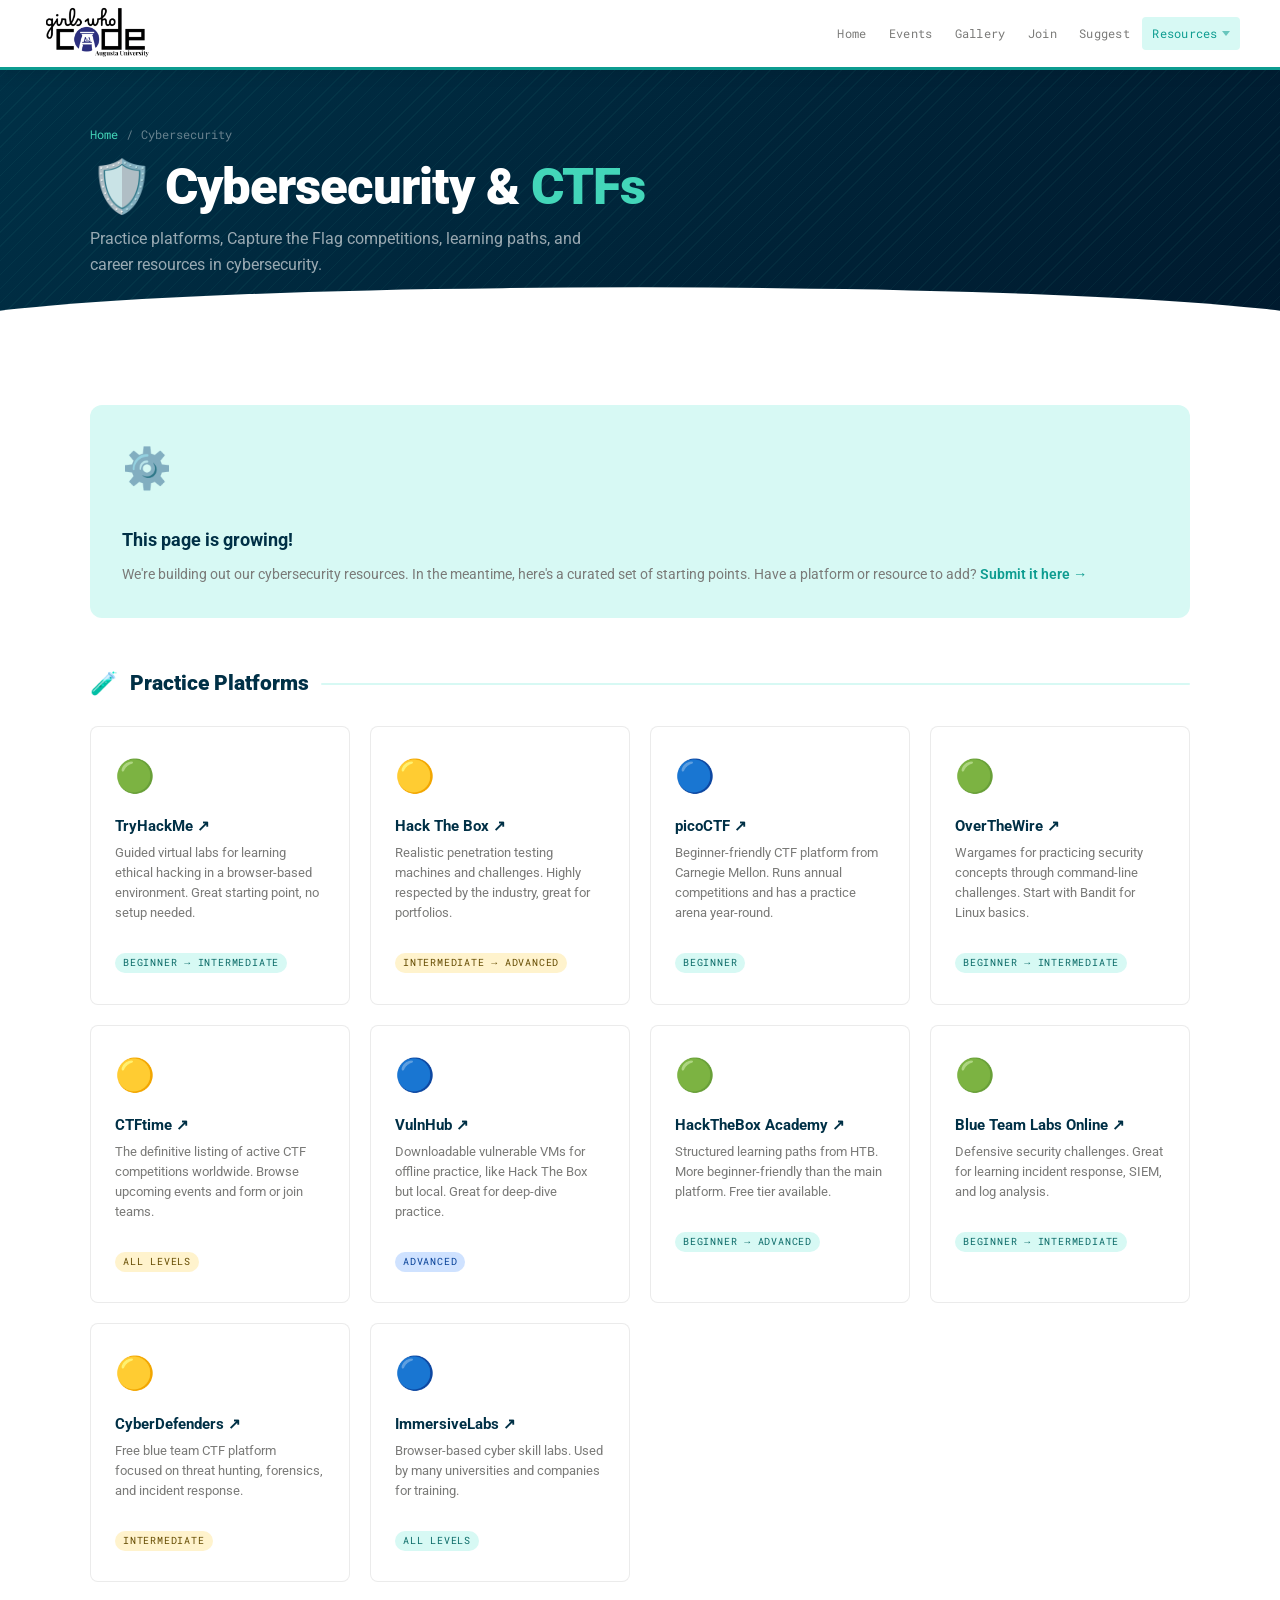
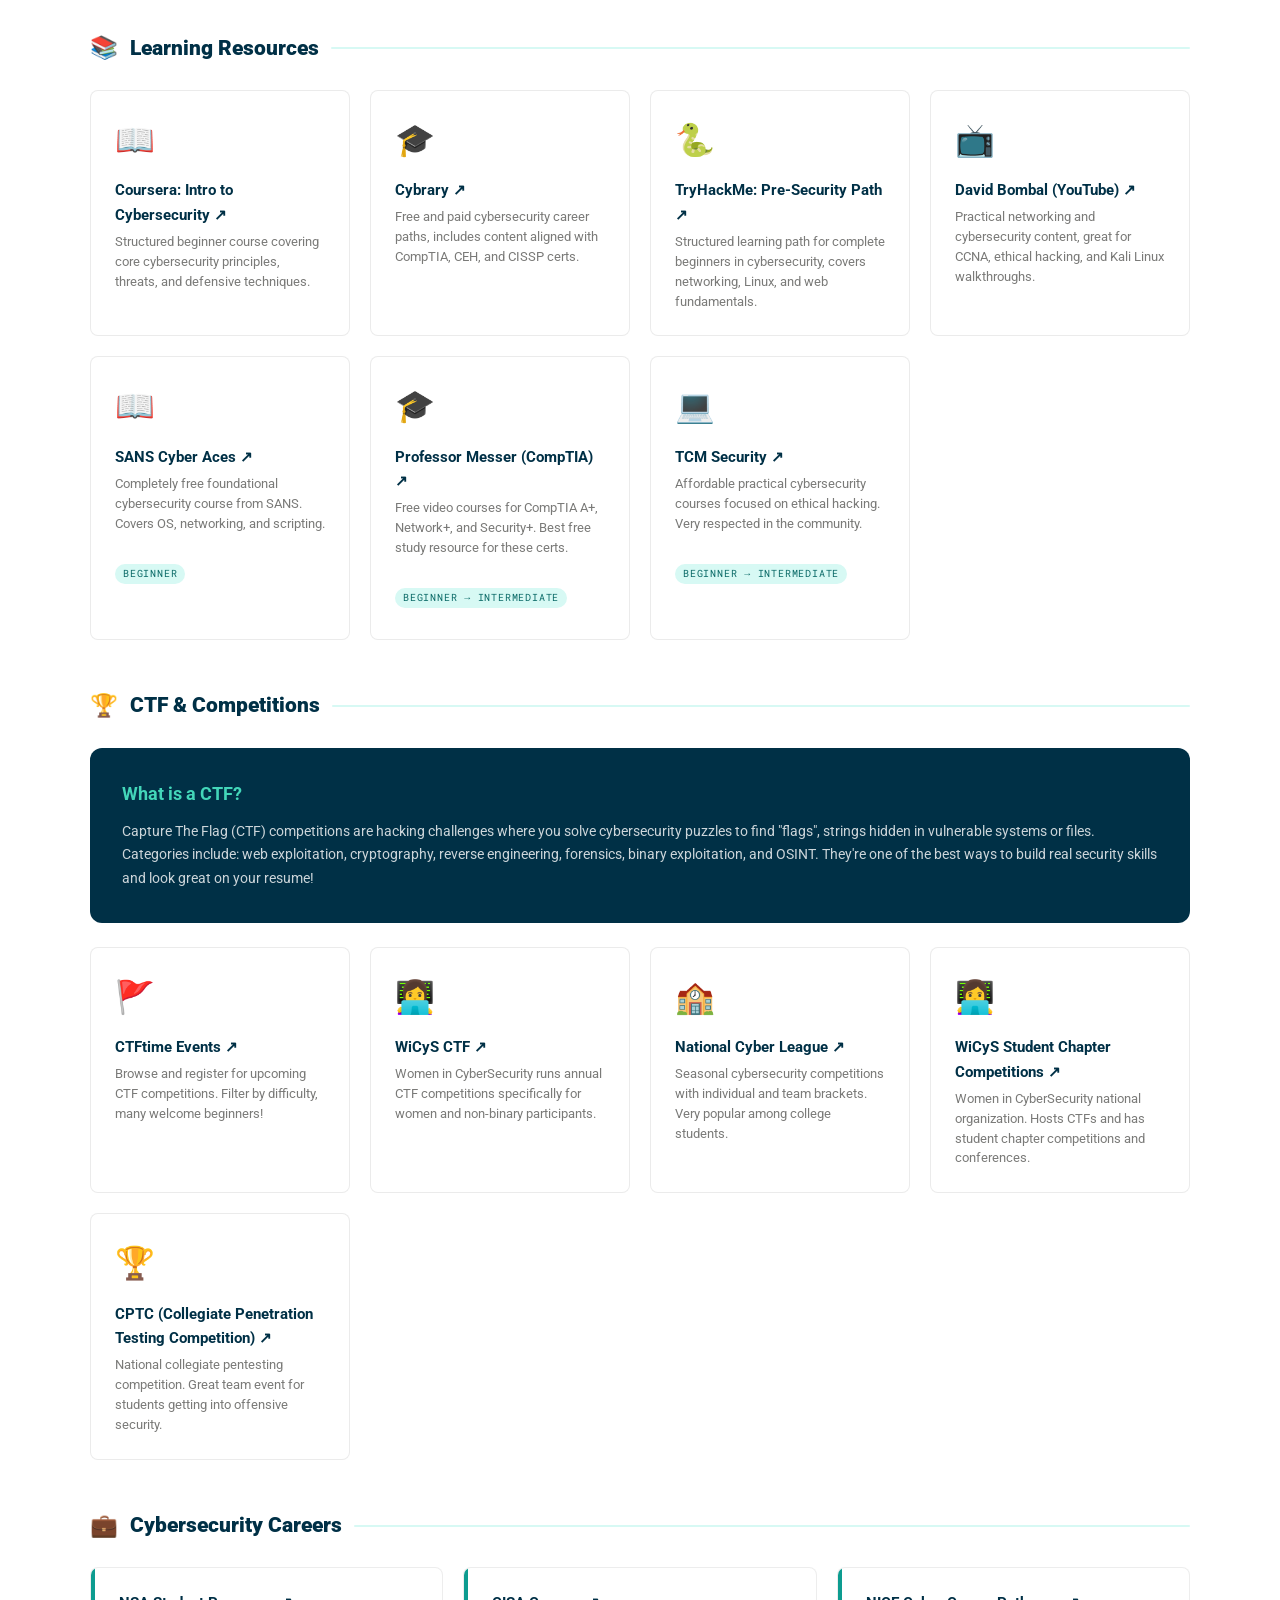
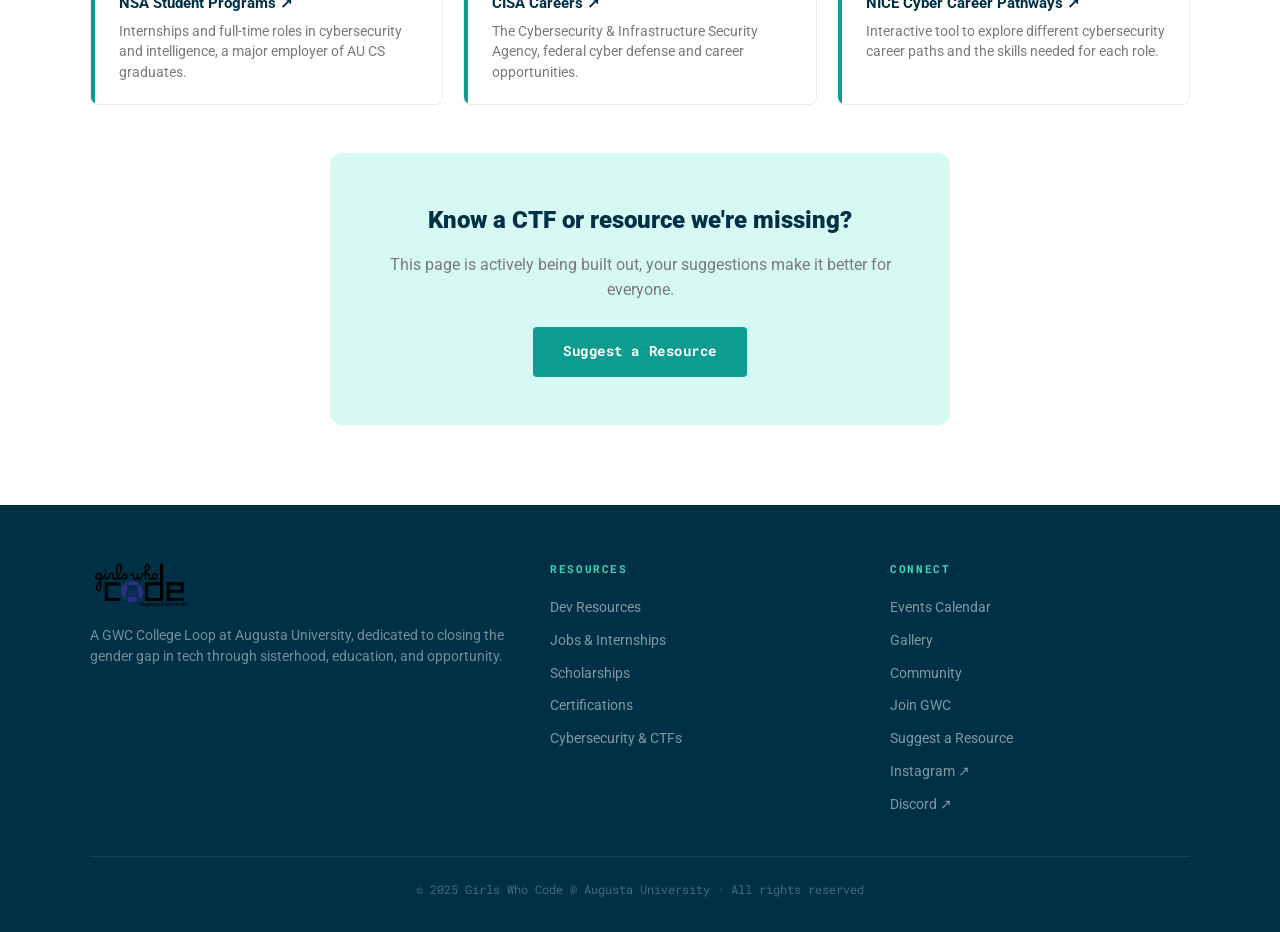
<file: cyber.html>
<!DOCTYPE html>
<html lang="en">
<head>
  <meta charset="UTF-8">
  <meta name="viewport" content="width=device-width, initial-scale=1.0">
  <title>Cybersecurity &amp; CTFs | GWC @ Augusta University</title>
  <link rel="icon" type="image/png" href="favicon.png">
  <link rel="stylesheet" href="styles.css?v=5">
</head>
<body>
  <header class="site-header">
    <div class="header-inner">
      <a href="index.html" class="header-logo">
        <img src="gwc_official_logo.png" alt="GWC @ Augusta University" style="height:58px;width:auto;">
      </a>
            <nav class="main-nav">
        <a href="index.html">Home</a>
        <a href="events.html">Events</a>
        <a href="gallery.html">Gallery</a>
        <a href="join.html">Join</a>
        <a href="suggestion.html">Suggest</a>
              <div class="nav-item">
        <a href="#" onclick="return false;" class="active">Resources <span class="nav-caret"></span></a>
        <div class="nav-dropdown">
          <a href="devresources.html"><span class="dd-icon">💡</span>Dev Resources</a>
          <a href="jobs.html"><span class="dd-icon">💼</span>Jobs &amp; Internships</a>
          <a href="scholarships.html"><span class="dd-icon">🎓</span>Scholarships</a>
          <a href="certifications.html"><span class="dd-icon">📜</span>Certifications</a>
          <a href="cyber.html"><span class="dd-icon">🛡</span>Cybersecurity</a>
        </div>
      </div>
      </nav>
      <button class="hamburger" onclick="document.getElementById('mn').classList.toggle('open')" aria-label="Menu">
        <span></span><span></span><span></span>
      </button>
    </div>
  </header>
    <nav class="mobile-nav" id="mn">
    <a href="index.html">Home</a>
    <a href="events.html">Events</a>
    <a href="gallery.html">Gallery</a>
    <a href="join.html">Join GWC</a>
    <a href="suggestion.html">Suggest a Resource</a>
        <button class="mobile-nav-accordion" onclick="toggleMobileResources(this)" aria-expanded="false">
      Resources <span class="mobile-acc-caret">&#9658;</span>
    </button>
    <div class="mobile-nav-subnav" id="mobileResourcesSub">
      <a href="devresources.html" class="mobile-nav-sub">💡 Dev Resources</a>
      <a href="jobs.html" class="mobile-nav-sub">💼 Jobs &amp; Internships</a>
      <a href="scholarships.html" class="mobile-nav-sub">🎓 Scholarships</a>
      <a href="certifications.html" class="mobile-nav-sub">📜 Certifications</a>
      <a href="cyber.html" class="mobile-nav-sub">🛡 Cybersecurity</a>
    </div>
  </nav>

  <div class="page-hero" style="background:linear-gradient(135deg,var(--blue-4) 0%,#001a2e 100%);">
    <div class="page-hero-wave"></div>
    <div class="page-hero-inner">
      <div class="breadcrumb"><a href="index.html">Home</a><span>/</span>Cybersecurity</div>
      <h1>🛡️ Cybersecurity &amp; <span class="accent">CTFs</span></h1>
      <p>Practice platforms, Capture the Flag competitions, learning paths, and career resources in cybersecurity.</p>
    </div>
  </div>

  <section class="section">
    <div class="section-inner">

      <div style="background:var(--teal-1);border-radius:12px;padding:2rem;margin-bottom:3rem;display:flex;gap:1.5rem;align-items:flex-start;flex-wrap:wrap;">
        <div style="font-size:2.5rem;flex-shrink:0;">⚙️</div>
        <div>
          <h3 style="font-size:1.15rem;font-weight:700;color:var(--blue-4);margin-bottom:0.5rem;">This page is growing!</h3>
          <p style="font-size:0.9rem;color:var(--black-3);line-height:1.6;">We're building out our cybersecurity resources. In the meantime, here's a curated set of starting points. Have a platform or resource to add? <a href="suggestion.html" style="color:var(--teal-3);font-weight:600;">Submit it here →</a></p>
        </div>
      </div>

      <div class="cat-header"><span class="cat-icon">🧪</span><h2>Practice Platforms</h2><div class="cat-bar"></div></div>
      <div class="cyber-grid">
        <div class="cyber-card">
          <div class="cc-icon">🟢</div>
          <h3><a href="https://tryhackme.com/" target="_blank">TryHackMe ↗</a></h3>
          <p>Guided virtual labs for learning ethical hacking in a browser-based environment. Great starting point, no setup needed.</p>
          <br><span class="rtag rtag-b">Beginner → Intermediate</span>
        </div>
        <div class="cyber-card">
          <div class="cc-icon">🟡</div>
          <h3><a href="https://www.hackthebox.com/" target="_blank">Hack The Box ↗</a></h3>
          <p>Realistic penetration testing machines and challenges. Highly respected by the industry, great for portfolios.</p>
          <br><span class="rtag rtag-i">Intermediate → Advanced</span>
        </div>
        <div class="cyber-card">
          <div class="cc-icon">🔵</div>
          <h3><a href="https://picoctf.org/" target="_blank">picoCTF ↗</a></h3>
          <p>Beginner-friendly CTF platform from Carnegie Mellon. Runs annual competitions and has a practice arena year-round.</p>
          <br><span class="rtag rtag-b">Beginner</span>
        </div>
        <div class="cyber-card">
          <div class="cc-icon">🟢</div>
          <h3><a href="https://overthewire.org/wargames/" target="_blank">OverTheWire ↗</a></h3>
          <p>Wargames for practicing security concepts through command-line challenges. Start with Bandit for Linux basics.</p>
          <br><span class="rtag rtag-b">Beginner → Intermediate</span>
        </div>
        <div class="cyber-card">
          <div class="cc-icon">🟡</div>
          <h3><a href="https://ctftime.org/" target="_blank">CTFtime ↗</a></h3>
          <p>The definitive listing of active CTF competitions worldwide. Browse upcoming events and form or join teams.</p>
          <br><span class="rtag rtag-i">All levels</span>
        </div>
        <div class="cyber-card">
          <div class="cc-icon">🔵</div>
          <h3><a href="https://www.vulnhub.com/" target="_blank">VulnHub ↗</a></h3>
          <p>Downloadable vulnerable VMs for offline practice, like Hack The Box but local. Great for deep-dive practice.</p>
          <br><span class="rtag rtag-a">Advanced</span>
        </div>
        <div class="cyber-card">
          <div class="cc-icon">🟢</div>
          <h3><a href="https://academy.hackthebox.com/" target="_blank">HackTheBox Academy ↗</a></h3>
          <p>Structured learning paths from HTB. More beginner-friendly than the main platform. Free tier available.</p>
          <br><span class="rtag rtag-b">Beginner → Advanced</span>
        </div>
        <div class="cyber-card">
          <div class="cc-icon">🟢</div>
          <h3><a href="https://blueteamlabs.online/" target="_blank">Blue Team Labs Online ↗</a></h3>
          <p>Defensive security challenges. Great for learning incident response, SIEM, and log analysis.</p>
          <br><span class="rtag rtag-b">Beginner → Intermediate</span>
        </div>
        <div class="cyber-card">
          <div class="cc-icon">🟡</div>
          <h3><a href="https://cyberdefenders.org/" target="_blank">CyberDefenders ↗</a></h3>
          <p>Free blue team CTF platform focused on threat hunting, forensics, and incident response.</p>
          <br><span class="rtag rtag-i">Intermediate</span>
        </div>
        <div class="cyber-card">
          <div class="cc-icon">🔵</div>
          <h3><a href="https://www.immersivelabs.com/" target="_blank">ImmersiveLabs ↗</a></h3>
          <p>Browser-based cyber skill labs. Used by many universities and companies for training.</p>
          <br><span class="rtag rtag-b">All Levels</span>
        </div>
      </div>

      <div class="cat-header"><span class="cat-icon">📚</span><h2>Learning Resources</h2><div class="cat-bar"></div></div>
      <div class="cyber-grid">
        <div class="cyber-card">
          <div class="cc-icon">📖</div>
          <h3><a href="https://www.coursera.org/specializations/intro-cyber-security" target="_blank">Coursera: Intro to Cybersecurity ↗</a></h3>
          <p>Structured beginner course covering core cybersecurity principles, threats, and defensive techniques.</p>
        </div>
        <div class="cyber-card">
          <div class="cc-icon">🎓</div>
          <h3><a href="https://www.cybrary.it/" target="_blank">Cybrary ↗</a></h3>
          <p>Free and paid cybersecurity career paths, includes content aligned with CompTIA, CEH, and CISSP certs.</p>
        </div>
        <div class="cyber-card">
          <div class="cc-icon">🐍</div>
          <h3><a href="https://tryhackme.com/path/outline/beginner" target="_blank">TryHackMe: Pre-Security Path ↗</a></h3>
          <p>Structured learning path for complete beginners in cybersecurity, covers networking, Linux, and web fundamentals.</p>
        </div>
        <div class="cyber-card">
          <div class="cc-icon">📺</div>
          <h3><a href="https://www.youtube.com/@DavidBombal" target="_blank">David Bombal (YouTube) ↗</a></h3>
          <p>Practical networking and cybersecurity content, great for CCNA, ethical hacking, and Kali Linux walkthroughs.</p>
        </div>
        <div class="cyber-card">
          <div class="cc-icon">📖</div>
          <h3><a href="https://cyberaces.org/" target="_blank">SANS Cyber Aces ↗</a></h3>
          <p>Completely free foundational cybersecurity course from SANS. Covers OS, networking, and scripting.</p>
          <br><span class="rtag rtag-b">Beginner</span>
        </div>
        <div class="cyber-card">
          <div class="cc-icon">🎓</div>
          <h3><a href="https://www.professormesser.com/" target="_blank">Professor Messer (CompTIA) ↗</a></h3>
          <p>Free video courses for CompTIA A+, Network+, and Security+. Best free study resource for these certs.</p>
          <br><span class="rtag rtag-b">Beginner → Intermediate</span>
        </div>
        <div class="cyber-card">
          <div class="cc-icon">💻</div>
          <h3><a href="https://tcm-sec.com/" target="_blank">TCM Security ↗</a></h3>
          <p>Affordable practical cybersecurity courses focused on ethical hacking. Very respected in the community.</p>
          <br><span class="rtag rtag-b">Beginner → Intermediate</span>
        </div>
      </div>

      <div class="cat-header"><span class="cat-icon">🏆</span><h2>CTF &amp; Competitions</h2><div class="cat-bar"></div></div>
      <div style="background:var(--blue-4);border-radius:12px;padding:2rem;color:var(--white);margin-bottom:1.5rem;">
        <h3 style="font-size:1.1rem;font-weight:700;margin-bottom:0.75rem;color:var(--teal-2);">What is a CTF?</h3>
        <p style="font-size:0.875rem;line-height:1.7;color:rgba(255,255,255,0.8);">Capture The Flag (CTF) competitions are hacking challenges where you solve cybersecurity puzzles to find "flags", strings hidden in vulnerable systems or files. Categories include: web exploitation, cryptography, reverse engineering, forensics, binary exploitation, and OSINT. They're one of the best ways to build real security skills and look great on your resume!</p>
      </div>
      <div class="cyber-grid">
        <div class="cyber-card">
          <div class="cc-icon">🚩</div>
          <h3><a href="https://ctftime.org/" target="_blank">CTFtime Events ↗</a></h3>
          <p>Browse and register for upcoming CTF competitions. Filter by difficulty, many welcome beginners!</p>
        </div>
        <div class="cyber-card">
          <div class="cc-icon">👩‍💻</div>
          <h3><a href="https://wicys.org/initiatives/ctf/" target="_blank">WiCyS CTF ↗</a></h3>
          <p>Women in CyberSecurity runs annual CTF competitions specifically for women and non-binary participants.</p>
        </div>
        <div class="cyber-card">
          <div class="cc-icon">🏫</div>
          <h3><a href="https://nationalcyberleague.org/" target="_blank">National Cyber League ↗</a></h3>
          <p>Seasonal cybersecurity competitions with individual and team brackets. Very popular among college students.</p>
        </div>
        <div class="cyber-card">
          <div class="cc-icon">👩‍💻</div>
          <h3><a href="https://www.wicys.org/" target="_blank">WiCyS Student Chapter Competitions ↗</a></h3>
          <p>Women in CyberSecurity national organization. Hosts CTFs and has student chapter competitions and conferences.</p>
        </div>
        <div class="cyber-card">
          <div class="cc-icon">🏆</div>
          <h3><a href="https://cp.tc/" target="_blank">CPTC (Collegiate Penetration Testing Competition) ↗</a></h3>
          <p>National collegiate pentesting competition. Great team event for students getting into offensive security.</p>
        </div>
      </div>

      <div class="cat-header"><span class="cat-icon">💼</span><h2>Cybersecurity Careers</h2><div class="cat-bar"></div></div>
      <div class="resource-grid">
        <div class="resource-card">
          <h3><a href="https://apply.intelligencecareers.gov/job-listings?agency=NSA" target="_blank">NSA Student Programs ↗</a></h3>
          <p>Internships and full-time roles in cybersecurity and intelligence, a major employer of AU CS graduates.</p>
        </div>
        <div class="resource-card">
          <h3><a href="https://www.cisa.gov/careers" target="_blank">CISA Careers ↗</a></h3>
          <p>The Cybersecurity &amp; Infrastructure Security Agency, federal cyber defense and career opportunities.</p>
        </div>
        <div class="resource-card">
          <h3><a href="https://niccs.cisa.gov/workforce-development/cyber-career-pathways-tool" target="_blank">NICE Cyber Career Pathways ↗</a></h3>
          <p>Interactive tool to explore different cybersecurity career paths and the skills needed for each role.</p>
        </div>
      </div>

      <div class="suggest-card">
        <h2>Know a CTF or resource we're missing?</h2>
        <p>This page is actively being built out, your suggestions make it better for everyone.</p>
        <a href="suggestion.html" class="btn btn-primary">Suggest a Resource</a>
      </div>
    </div>
  </section>

  <footer class="site-footer">
    <div class="footer-inner">
            <div class="footer-brand">
        <a href="index.html"><img src="gwc_official_logo.png" alt="GWC @ Augusta University" class="footer-logo"></a>
        <p>A GWC College Loop at Augusta University, dedicated to closing the gender gap in tech through sisterhood, education, and opportunity.</p>
      </div>
      <div class="footer-col"><h4>Resources</h4><ul>
        <li><a href="devresources.html">Dev Resources</a></li><li><a href="jobs.html">Jobs &amp; Internships</a></li>
        <li><a href="scholarships.html">Scholarships</a></li><li><a href="certifications.html">Certifications</a></li>
        <li><a href="cyber.html">Cybersecurity &amp; CTFs</a></li>
      </ul></div>
      <div class="footer-col"><h4>Connect</h4><ul>
        <li><a href="events.html">Events Calendar</a></li><li><a href="gallery.html">Gallery</a></li>
        <li><a href="community.html">Community</a></li><li><a href="join.html">Join GWC</a></li>
        <li><a href="suggestion.html">Suggest a Resource</a></li>
        <li><a href="https://www.instagram.com/aug_girlswhocode/" target="_blank">Instagram ↗</a></li>
        <li><a href="https://discord.gg/9CEqm6gjn7" target="_blank">Discord ↗</a></li>
      </ul></div>
    </div>
    <div class="footer-bottom">© 2025 Girls Who Code @ Augusta University · All rights reserved</div>
  </footer>
  
  <script src="main.js" defer></script>
</body>
</html>
</file>
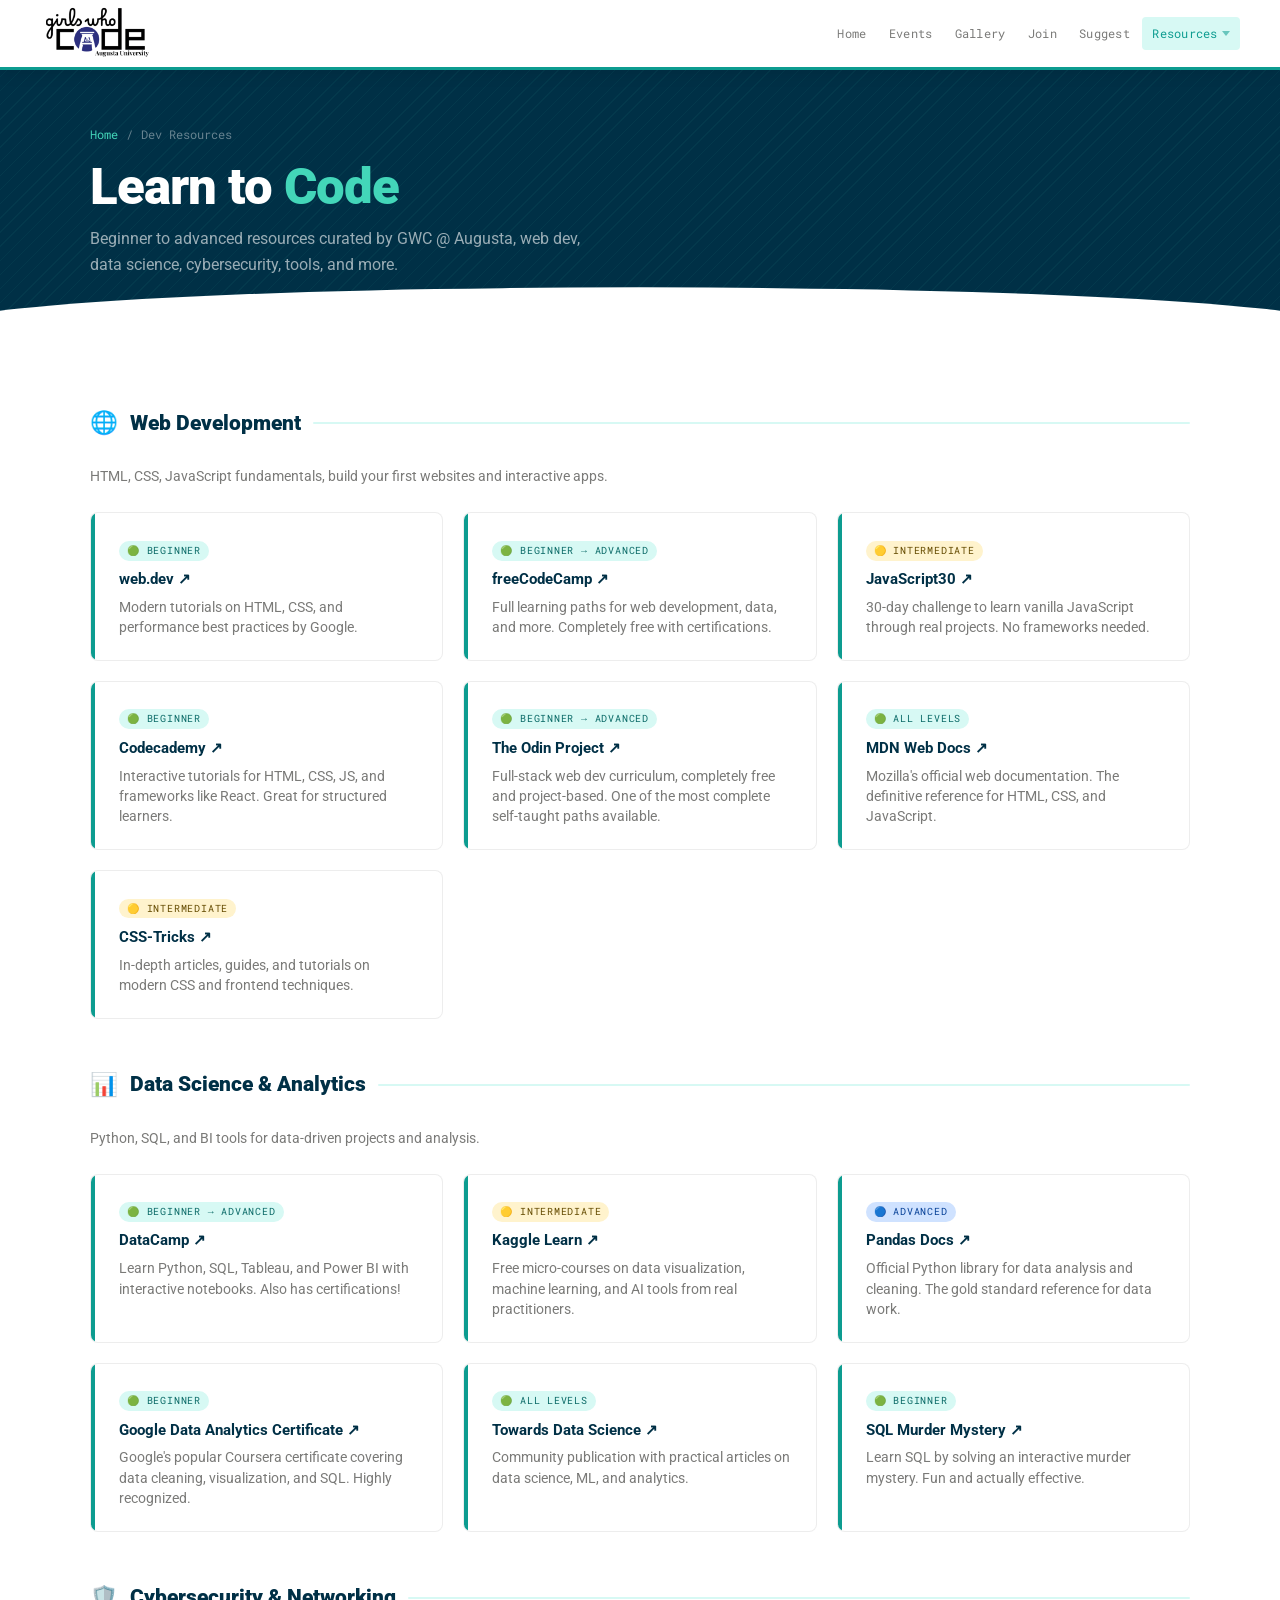
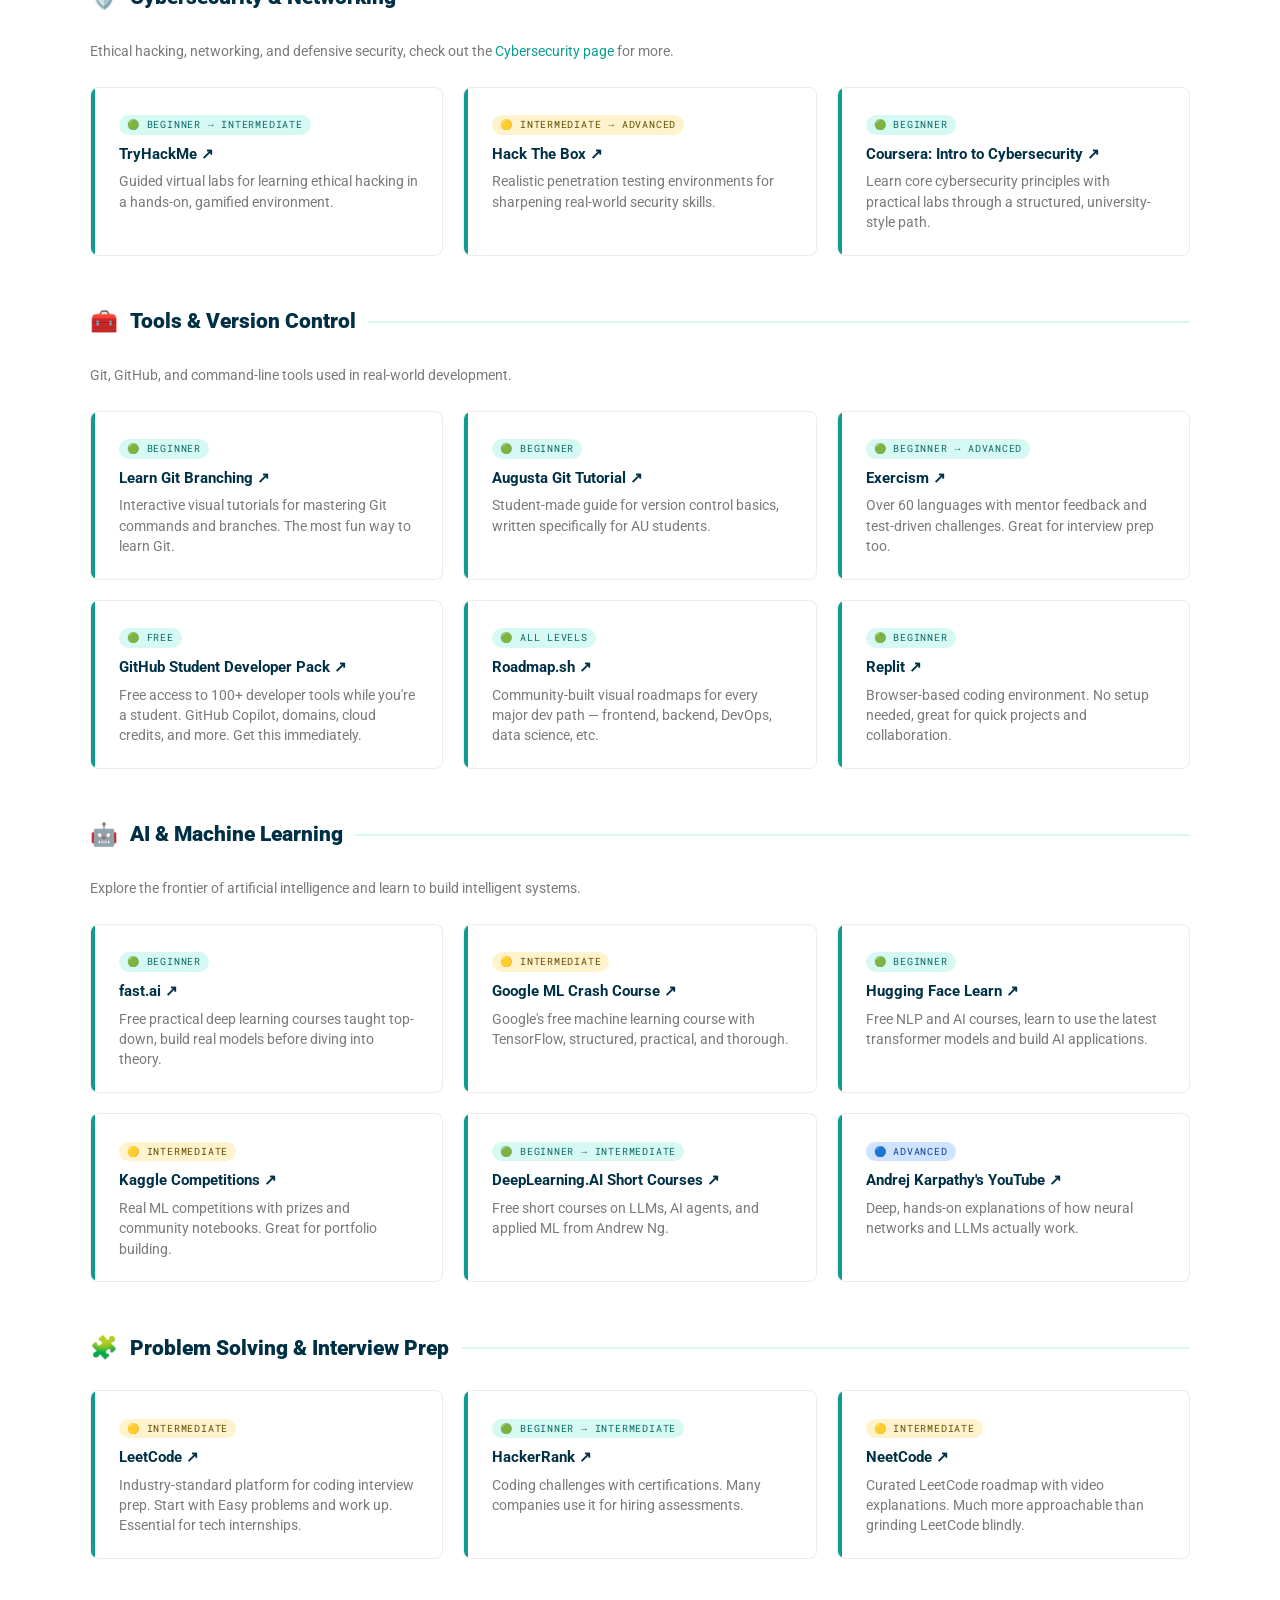
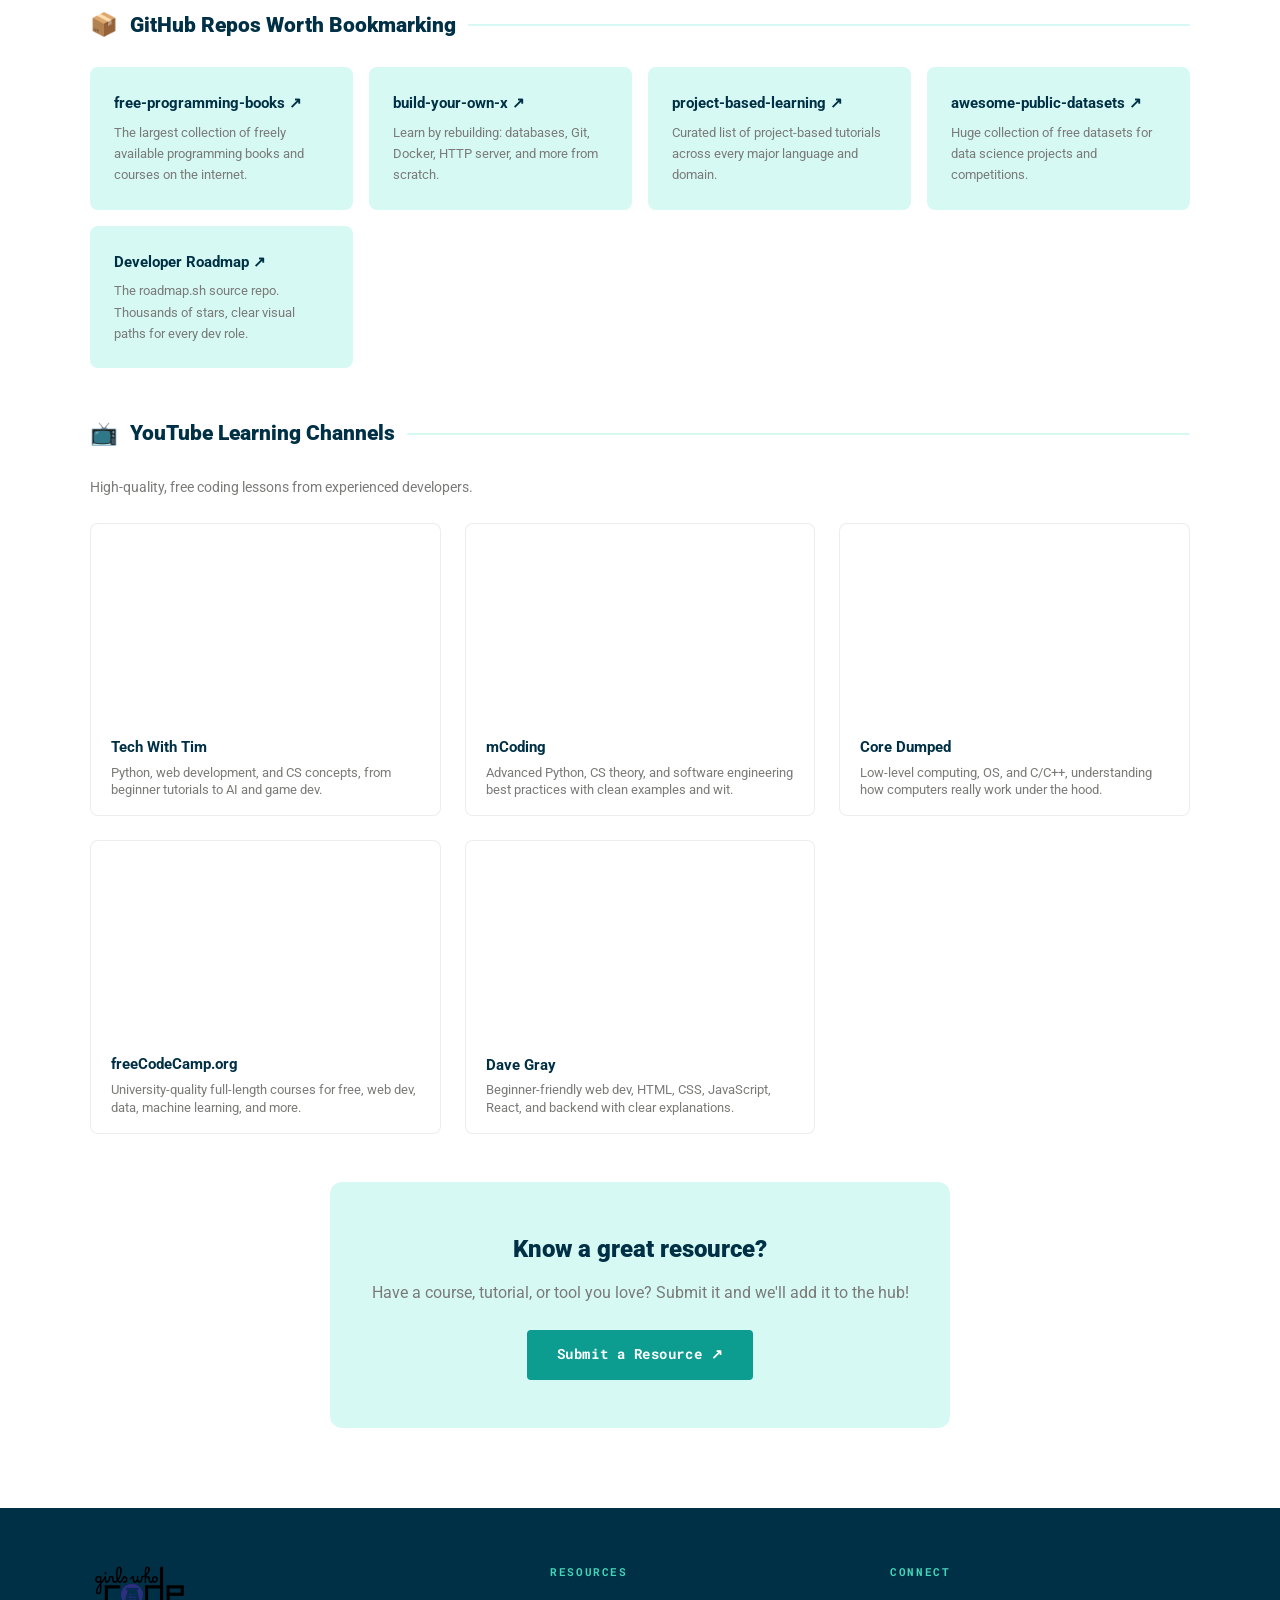
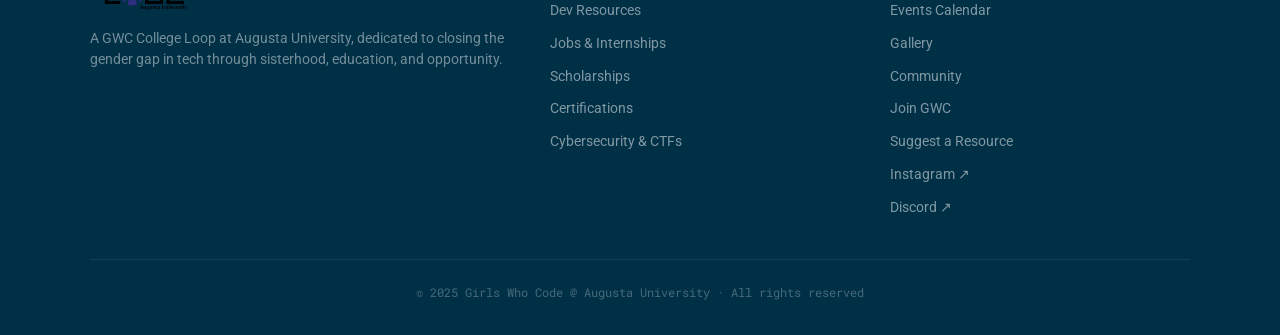
<file: devresources.html>
<!DOCTYPE html>
<html lang="en">
<head>
  <meta charset="UTF-8">
  <meta name="viewport" content="width=device-width, initial-scale=1.0">
  <title>Dev Resources | GWC @ Augusta University</title>
  <link rel="icon" type="image/png" href="favicon.png">
  <link rel="stylesheet" href="styles.css?v=5">
</head>
<body>
  <header class="site-header">
    <div class="header-inner">
      <a href="index.html" class="header-logo">
        <img src="gwc_official_logo.png" alt="GWC @ Augusta University" style="height:58px;width:auto;">
      </a>
            <nav class="main-nav">
        <a href="index.html">Home</a>
        <a href="events.html">Events</a>
        <a href="gallery.html">Gallery</a>
        <a href="join.html">Join</a>
        <a href="suggestion.html">Suggest</a>
              <div class="nav-item">
        <a href="#" onclick="return false;" class="active">Resources <span class="nav-caret"></span></a>
        <div class="nav-dropdown">
          <a href="devresources.html"><span class="dd-icon">💡</span>Dev Resources</a>
          <a href="jobs.html"><span class="dd-icon">💼</span>Jobs &amp; Internships</a>
          <a href="scholarships.html"><span class="dd-icon">🎓</span>Scholarships</a>
          <a href="certifications.html"><span class="dd-icon">📜</span>Certifications</a>
          <a href="cyber.html"><span class="dd-icon">🛡</span>Cybersecurity</a>
        </div>
      </div>
      </nav>
      <button class="hamburger" onclick="document.getElementById('mn').classList.toggle('open')" aria-label="Menu">
        <span></span><span></span><span></span>
      </button>
    </div>
  </header>
    <nav class="mobile-nav" id="mn">
    <a href="index.html">Home</a>
    <a href="events.html">Events</a>
    <a href="gallery.html">Gallery</a>
    <a href="join.html">Join GWC</a>
    <a href="suggestion.html">Suggest a Resource</a>
        <button class="mobile-nav-accordion" onclick="toggleMobileResources(this)" aria-expanded="false">
      Resources <span class="mobile-acc-caret">&#9658;</span>
    </button>
    <div class="mobile-nav-subnav" id="mobileResourcesSub">
      <a href="devresources.html" class="mobile-nav-sub">💡 Dev Resources</a>
      <a href="jobs.html" class="mobile-nav-sub">💼 Jobs &amp; Internships</a>
      <a href="scholarships.html" class="mobile-nav-sub">🎓 Scholarships</a>
      <a href="certifications.html" class="mobile-nav-sub">📜 Certifications</a>
      <a href="cyber.html" class="mobile-nav-sub">🛡 Cybersecurity</a>
    </div>
  </nav>

  <div class="page-hero">
    <div class="page-hero-wave"></div>
    <div class="page-hero-inner">
      <div class="breadcrumb"><a href="index.html">Home</a><span>/</span>Dev Resources</div>
      <h1>Learn to <span class="accent">Code</span></h1>
      <p>Beginner to advanced resources curated by GWC @ Augusta, web dev, data science, cybersecurity, tools, and more.</p>
    </div>
  </div>

  <section class="section">
    <div class="section-inner">

      <div class="cat-header"><span class="cat-icon">🌐</span><h2>Web Development</h2><div class="cat-bar"></div></div>
      <p style="color:var(--black-3);margin-bottom:1rem;font-size:0.9rem;">HTML, CSS, JavaScript fundamentals, build your first websites and interactive apps.</p>
      <div class="resource-grid">
        <div class="resource-card">
          <span class="rtag rtag-b">🟢 Beginner</span>
          <h3><a href="https://web.dev/learn/css/" target="_blank">web.dev ↗</a></h3>
          <p>Modern tutorials on HTML, CSS, and performance best practices by Google.</p>
        </div>
        <div class="resource-card">
          <span class="rtag rtag-b">🟢 Beginner → Advanced</span>
          <h3><a href="https://www.freecodecamp.org/" target="_blank">freeCodeCamp ↗</a></h3>
          <p>Full learning paths for web development, data, and more. Completely free with certifications.</p>
        </div>
        <div class="resource-card">
          <span class="rtag rtag-i">🟡 Intermediate</span>
          <h3><a href="https://javascript30.com/" target="_blank">JavaScript30 ↗</a></h3>
          <p>30-day challenge to learn vanilla JavaScript through real projects. No frameworks needed.</p>
        </div>
        <div class="resource-card">
          <span class="rtag rtag-b">🟢 Beginner</span>
          <h3><a href="https://www.codecademy.com/" target="_blank">Codecademy ↗</a></h3>
          <p>Interactive tutorials for HTML, CSS, JS, and frameworks like React. Great for structured learners.</p>
        </div>
        <div class="resource-card">
          <span class="rtag rtag-b">🟢 Beginner → Advanced</span>
          <h3><a href="https://www.theodinproject.com/" target="_blank">The Odin Project ↗</a></h3>
          <p>Full-stack web dev curriculum, completely free and project-based. One of the most complete self-taught paths available.</p>
        </div>
        <div class="resource-card">
          <span class="rtag rtag-b">🟢 All Levels</span>
          <h3><a href="https://developer.mozilla.org/" target="_blank">MDN Web Docs ↗</a></h3>
          <p>Mozilla's official web documentation. The definitive reference for HTML, CSS, and JavaScript.</p>
        </div>
        <div class="resource-card">
          <span class="rtag rtag-i">🟡 Intermediate</span>
          <h3><a href="https://css-tricks.com/" target="_blank">CSS-Tricks ↗</a></h3>
          <p>In-depth articles, guides, and tutorials on modern CSS and frontend techniques.</p>
        </div>
      </div>

      <div class="cat-header"><span class="cat-icon">📊</span><h2>Data Science &amp; Analytics</h2><div class="cat-bar"></div></div>
      <p style="color:var(--black-3);margin-bottom:1rem;font-size:0.9rem;">Python, SQL, and BI tools for data-driven projects and analysis.</p>
      <div class="resource-grid">
        <div class="resource-card">
          <span class="rtag rtag-b">🟢 Beginner → Advanced</span>
          <h3><a href="https://www.datacamp.com/" target="_blank">DataCamp ↗</a></h3>
          <p>Learn Python, SQL, Tableau, and Power BI with interactive notebooks. Also has certifications!</p>
        </div>
        <div class="resource-card">
          <span class="rtag rtag-i">🟡 Intermediate</span>
          <h3><a href="https://www.kaggle.com/learn" target="_blank">Kaggle Learn ↗</a></h3>
          <p>Free micro-courses on data visualization, machine learning, and AI tools from real practitioners.</p>
        </div>
        <div class="resource-card">
          <span class="rtag rtag-a">🔵 Advanced</span>
          <h3><a href="https://pandas.pydata.org/docs/getting_started/" target="_blank">Pandas Docs ↗</a></h3>
          <p>Official Python library for data analysis and cleaning. The gold standard reference for data work.</p>
        </div>
        <div class="resource-card">
          <span class="rtag rtag-b">🟢 Beginner</span>
          <h3><a href="https://www.coursera.org/professional-certificates/google-data-analytics" target="_blank">Google Data Analytics Certificate ↗</a></h3>
          <p>Google's popular Coursera certificate covering data cleaning, visualization, and SQL. Highly recognized.</p>
        </div>
        <div class="resource-card">
          <span class="rtag rtag-b">🟢 All Levels</span>
          <h3><a href="https://towardsdatascience.com/" target="_blank">Towards Data Science ↗</a></h3>
          <p>Community publication with practical articles on data science, ML, and analytics.</p>
        </div>
        <div class="resource-card">
          <span class="rtag rtag-b">🟢 Beginner</span>
          <h3><a href="https://mystery.knightlab.com/" target="_blank">SQL Murder Mystery ↗</a></h3>
          <p>Learn SQL by solving an interactive murder mystery. Fun and actually effective.</p>
        </div>
      </div>

      <div class="cat-header"><span class="cat-icon">🛡️</span><h2>Cybersecurity &amp; Networking</h2><div class="cat-bar"></div></div>
      <p style="color:var(--black-3);margin-bottom:1rem;font-size:0.9rem;">Ethical hacking, networking, and defensive security, check out the <a href="cyber.html" style="color:var(--teal-3);">Cybersecurity page</a> for more.</p>
      <div class="resource-grid">
        <div class="resource-card">
          <span class="rtag rtag-b">🟢 Beginner → Intermediate</span>
          <h3><a href="https://tryhackme.com/" target="_blank">TryHackMe ↗</a></h3>
          <p>Guided virtual labs for learning ethical hacking in a hands-on, gamified environment.</p>
        </div>
        <div class="resource-card">
          <span class="rtag rtag-i">🟡 Intermediate → Advanced</span>
          <h3><a href="https://www.hackthebox.com/" target="_blank">Hack The Box ↗</a></h3>
          <p>Realistic penetration testing environments for sharpening real-world security skills.</p>
        </div>
        <div class="resource-card">
          <span class="rtag rtag-b">🟢 Beginner</span>
          <h3><a href="https://www.coursera.org/specializations/intro-cyber-security" target="_blank">Coursera: Intro to Cybersecurity ↗</a></h3>
          <p>Learn core cybersecurity principles with practical labs through a structured, university-style path.</p>
        </div>
      </div>

      <div class="cat-header"><span class="cat-icon">🧰</span><h2>Tools &amp; Version Control</h2><div class="cat-bar"></div></div>
      <p style="color:var(--black-3);margin-bottom:1rem;font-size:0.9rem;">Git, GitHub, and command-line tools used in real-world development.</p>
      <div class="resource-grid">
        <div class="resource-card">
          <span class="rtag rtag-b">🟢 Beginner</span>
          <h3><a href="https://learngitbranching.js.org/?locale=en_US" target="_blank">Learn Git Branching ↗</a></h3>
          <p>Interactive visual tutorials for mastering Git commands and branches. The most fun way to learn Git.</p>
        </div>
        <div class="resource-card">
          <span class="rtag rtag-b">🟢 Beginner</span>
          <h3><a href="https://gitlab.com/augusta-university-students/csci-4711-softwareengineering/property-listing-system/-/blob/main/GIT-TUTORIAL.md" target="_blank">Augusta Git Tutorial ↗</a></h3>
          <p>Student-made guide for version control basics, written specifically for AU students.</p>
        </div>
        <div class="resource-card">
          <span class="rtag rtag-b">🟢 Beginner → Advanced</span>
          <h3><a href="https://exercism.org/" target="_blank">Exercism ↗</a></h3>
          <p>Over 60 languages with mentor feedback and test-driven challenges. Great for interview prep too.</p>
        </div>
        <div class="resource-card">
          <span class="rtag rtag-b">🟢 Free</span>
          <h3><a href="https://education.github.com/pack" target="_blank">GitHub Student Developer Pack ↗</a></h3>
          <p>Free access to 100+ developer tools while you're a student. GitHub Copilot, domains, cloud credits, and more. Get this immediately.</p>
        </div>
        <div class="resource-card">
          <span class="rtag rtag-b">🟢 All Levels</span>
          <h3><a href="https://roadmap.sh/" target="_blank">Roadmap.sh ↗</a></h3>
          <p>Community-built visual roadmaps for every major dev path — frontend, backend, DevOps, data science, etc.</p>
        </div>
        <div class="resource-card">
          <span class="rtag rtag-b">🟢 Beginner</span>
          <h3><a href="https://replit.com/" target="_blank">Replit ↗</a></h3>
          <p>Browser-based coding environment. No setup needed, great for quick projects and collaboration.</p>
        </div>
      </div>

      <div class="cat-header"><span class="cat-icon">🤖</span><h2>AI &amp; Machine Learning</h2><div class="cat-bar"></div></div>
      <p style="color:var(--black-3);margin-bottom:1rem;font-size:0.9rem;">Explore the frontier of artificial intelligence and learn to build intelligent systems.</p>
      <div class="resource-grid">
        <div class="resource-card">
          <span class="rtag rtag-b">🟢 Beginner</span>
          <h3><a href="https://www.fast.ai/" target="_blank">fast.ai ↗</a></h3>
          <p>Free practical deep learning courses taught top-down, build real models before diving into theory.</p>
        </div>
        <div class="resource-card">
          <span class="rtag rtag-i">🟡 Intermediate</span>
          <h3><a href="https://developers.google.com/machine-learning/crash-course" target="_blank">Google ML Crash Course ↗</a></h3>
          <p>Google's free machine learning course with TensorFlow, structured, practical, and thorough.</p>
        </div>
        <div class="resource-card">
          <span class="rtag rtag-b">🟢 Beginner</span>
          <h3><a href="https://huggingface.co/learn" target="_blank">Hugging Face Learn ↗</a></h3>
          <p>Free NLP and AI courses, learn to use the latest transformer models and build AI applications.</p>
        </div>
        <div class="resource-card">
          <span class="rtag rtag-i">🟡 Intermediate</span>
          <h3><a href="https://www.kaggle.com/competitions" target="_blank">Kaggle Competitions ↗</a></h3>
          <p>Real ML competitions with prizes and community notebooks. Great for portfolio building.</p>
        </div>
        <div class="resource-card">
          <span class="rtag rtag-b">🟢 Beginner → Intermediate</span>
          <h3><a href="https://www.deeplearning.ai/short-courses/" target="_blank">DeepLearning.AI Short Courses ↗</a></h3>
          <p>Free short courses on LLMs, AI agents, and applied ML from Andrew Ng.</p>
        </div>
        <div class="resource-card">
          <span class="rtag rtag-a">🔵 Advanced</span>
          <h3><a href="https://www.youtube.com/@AndrejKarpathy" target="_blank">Andrej Karpathy's YouTube ↗</a></h3>
          <p>Deep, hands-on explanations of how neural networks and LLMs actually work.</p>
        </div>
      </div>

      <div class="cat-header"><span class="cat-icon">🧩</span><h2>Problem Solving &amp; Interview Prep</h2><div class="cat-bar"></div></div>
      <div class="resource-grid">
        <div class="resource-card">
          <span class="rtag rtag-i">🟡 Intermediate</span>
          <h3><a href="https://leetcode.com/" target="_blank">LeetCode ↗</a></h3>
          <p>Industry-standard platform for coding interview prep. Start with Easy problems and work up. Essential for tech internships.</p>
        </div>
        <div class="resource-card">
          <span class="rtag rtag-b">🟢 Beginner → Intermediate</span>
          <h3><a href="https://www.hackerrank.com/" target="_blank">HackerRank ↗</a></h3>
          <p>Coding challenges with certifications. Many companies use it for hiring assessments.</p>
        </div>
        <div class="resource-card">
          <span class="rtag rtag-i">🟡 Intermediate</span>
          <h3><a href="https://neetcode.io/" target="_blank">NeetCode ↗</a></h3>
          <p>Curated LeetCode roadmap with video explanations. Much more approachable than grinding LeetCode blindly.</p>
        </div>
      </div>

      <div class="cat-header"><span class="cat-icon">📦</span><h2>GitHub Repos Worth Bookmarking</h2><div class="cat-bar"></div></div>
      <div style="display:grid;grid-template-columns:repeat(auto-fill,minmax(260px,1fr));gap:1rem;margin-top:1rem;">
        <div style="background:var(--teal-1);border-radius:8px;padding:1.5rem;">
          <h3 style="font-size:0.95rem;font-weight:700;color:var(--blue-4);margin-bottom:0.4rem;"><a href="https://github.com/EbookFoundation/free-programming-books" target="_blank">free-programming-books ↗</a></h3>
          <p style="font-size:0.83rem;color:var(--black-3);">The largest collection of freely available programming books and courses on the internet.</p>
        </div>
        <div style="background:var(--teal-1);border-radius:8px;padding:1.5rem;">
          <h3 style="font-size:0.95rem;font-weight:700;color:var(--blue-4);margin-bottom:0.4rem;"><a href="https://github.com/codecrafters-io/build-your-own-x" target="_blank">build-your-own-x ↗</a></h3>
          <p style="font-size:0.83rem;color:var(--black-3);">Learn by rebuilding: databases, Git, Docker, HTTP server, and more from scratch.</p>
        </div>
        <div style="background:var(--teal-1);border-radius:8px;padding:1.5rem;">
          <h3 style="font-size:0.95rem;font-weight:700;color:var(--blue-4);margin-bottom:0.4rem;"><a href="https://github.com/practical-tutorials/project-based-learning" target="_blank">project-based-learning ↗</a></h3>
          <p style="font-size:0.83rem;color:var(--black-3);">Curated list of project-based tutorials across every major language and domain.</p>
        </div>
        <div style="background:var(--teal-1);border-radius:8px;padding:1.5rem;">
          <h3 style="font-size:0.95rem;font-weight:700;color:var(--blue-4);margin-bottom:0.4rem;"><a href="https://github.com/awesomedata/awesome-public-datasets" target="_blank">awesome-public-datasets ↗</a></h3>
          <p style="font-size:0.83rem;color:var(--black-3);">Huge collection of free datasets for data science projects and competitions.</p>
        </div>
        <div style="background:var(--teal-1);border-radius:8px;padding:1.5rem;">
          <h3 style="font-size:0.95rem;font-weight:700;color:var(--blue-4);margin-bottom:0.4rem;"><a href="https://github.com/kamranahmedse/developer-roadmap" target="_blank">Developer Roadmap ↗</a></h3>
          <p style="font-size:0.83rem;color:var(--black-3);">The roadmap.sh source repo. Thousands of stars, clear visual paths for every dev role.</p>
        </div>
      </div>

      <div class="cat-header"><span class="cat-icon">📺</span><h2>YouTube Learning Channels</h2><div class="cat-bar"></div></div>
      <p style="color:var(--black-3);margin-bottom:1rem;font-size:0.9rem;">High-quality, free coding lessons from experienced developers.</p>
      <div class="video-grid">
        <div class="video-card">
          <iframe src="https://www.youtube.com/embed/gaGaPpnexxA" title="Tech With Tim" allow="accelerometer; autoplay; clipboard-write; encrypted-media; gyroscope; picture-in-picture" allowfullscreen></iframe>
          <div class="video-info"><h3>Tech With Tim</h3><p>Python, web development, and CS concepts, from beginner tutorials to AI and game dev.</p></div>
        </div>
        <div class="video-card">
          <iframe src="https://www.youtube.com/embed/1p7xa_BHYDs" title="mCoding" allow="accelerometer; autoplay; clipboard-write; encrypted-media; gyroscope; picture-in-picture" allowfullscreen></iframe>
          <div class="video-info"><h3>mCoding</h3><p>Advanced Python, CS theory, and software engineering best practices with clean examples and wit.</p></div>
        </div>
        <div class="video-card">
          <iframe src="https://www.youtube.com/embed/tadUeiNe5-g" title="Core Dumped" allow="accelerometer; autoplay; clipboard-write; encrypted-media; gyroscope; picture-in-picture" allowfullscreen></iframe>
          <div class="video-info"><h3>Core Dumped</h3><p>Low-level computing, OS, and C/C++, understanding how computers really work under the hood.</p></div>
        </div>
        <div class="video-card">
          <iframe src="https://www.youtube.com/embed/pCtkD5AMbDo" title="freeCodeCamp" allow="accelerometer; autoplay; clipboard-write; encrypted-media; gyroscope; picture-in-picture" allowfullscreen></iframe>
          <div class="video-info"><h3>freeCodeCamp.org</h3><p>University-quality full-length courses for free, web dev, data, machine learning, and more.</p></div>
        </div>
        <div class="video-card">
          <iframe src="https://www.youtube.com/embed/RVFAyFWO4go" title="Dave Gray" allow="accelerometer; autoplay; clipboard-write; encrypted-media; gyroscope; picture-in-picture" allowfullscreen></iframe>
          <div class="video-info"><h3>Dave Gray</h3><p>Beginner-friendly web dev, HTML, CSS, JavaScript, React, and backend with clear explanations.</p></div>
        </div>
      </div>

      <div class="suggest-card">
        <h2>Know a great resource?</h2>
        <p>Have a course, tutorial, or tool you love? Submit it and we'll add it to the hub!</p>
        <a href="suggestion.html" class="btn btn-primary">Submit a Resource ↗</a>
      </div>
    </div>
  </section>

  <footer class="site-footer">
    <div class="footer-inner">
            <div class="footer-brand">
        <a href="index.html"><img src="gwc_official_logo.png" alt="GWC @ Augusta University" class="footer-logo"></a>
        <p>A GWC College Loop at Augusta University, dedicated to closing the gender gap in tech through sisterhood, education, and opportunity.</p>
      </div>
      <div class="footer-col"><h4>Resources</h4><ul>
        <li><a href="devresources.html">Dev Resources</a></li><li><a href="jobs.html">Jobs &amp; Internships</a></li>
        <li><a href="scholarships.html">Scholarships</a></li><li><a href="certifications.html">Certifications</a></li>
        <li><a href="cyber.html">Cybersecurity &amp; CTFs</a></li>
      </ul></div>
      <div class="footer-col"><h4>Connect</h4><ul>
        <li><a href="events.html">Events Calendar</a></li><li><a href="gallery.html">Gallery</a></li>
        <li><a href="community.html">Community</a></li><li><a href="join.html">Join GWC</a></li>
        <li><a href="suggestion.html">Suggest a Resource</a></li>
        <li><a href="https://www.instagram.com/aug_girlswhocode/" target="_blank">Instagram ↗</a></li>
        <li><a href="https://discord.gg/9CEqm6gjn7" target="_blank">Discord ↗</a></li>
      </ul></div>
    </div>
    <div class="footer-bottom">© 2025 Girls Who Code @ Augusta University · All rights reserved</div>
  </footer>
  
  <script src="main.js" defer></script>
</body>
</html>
</file>
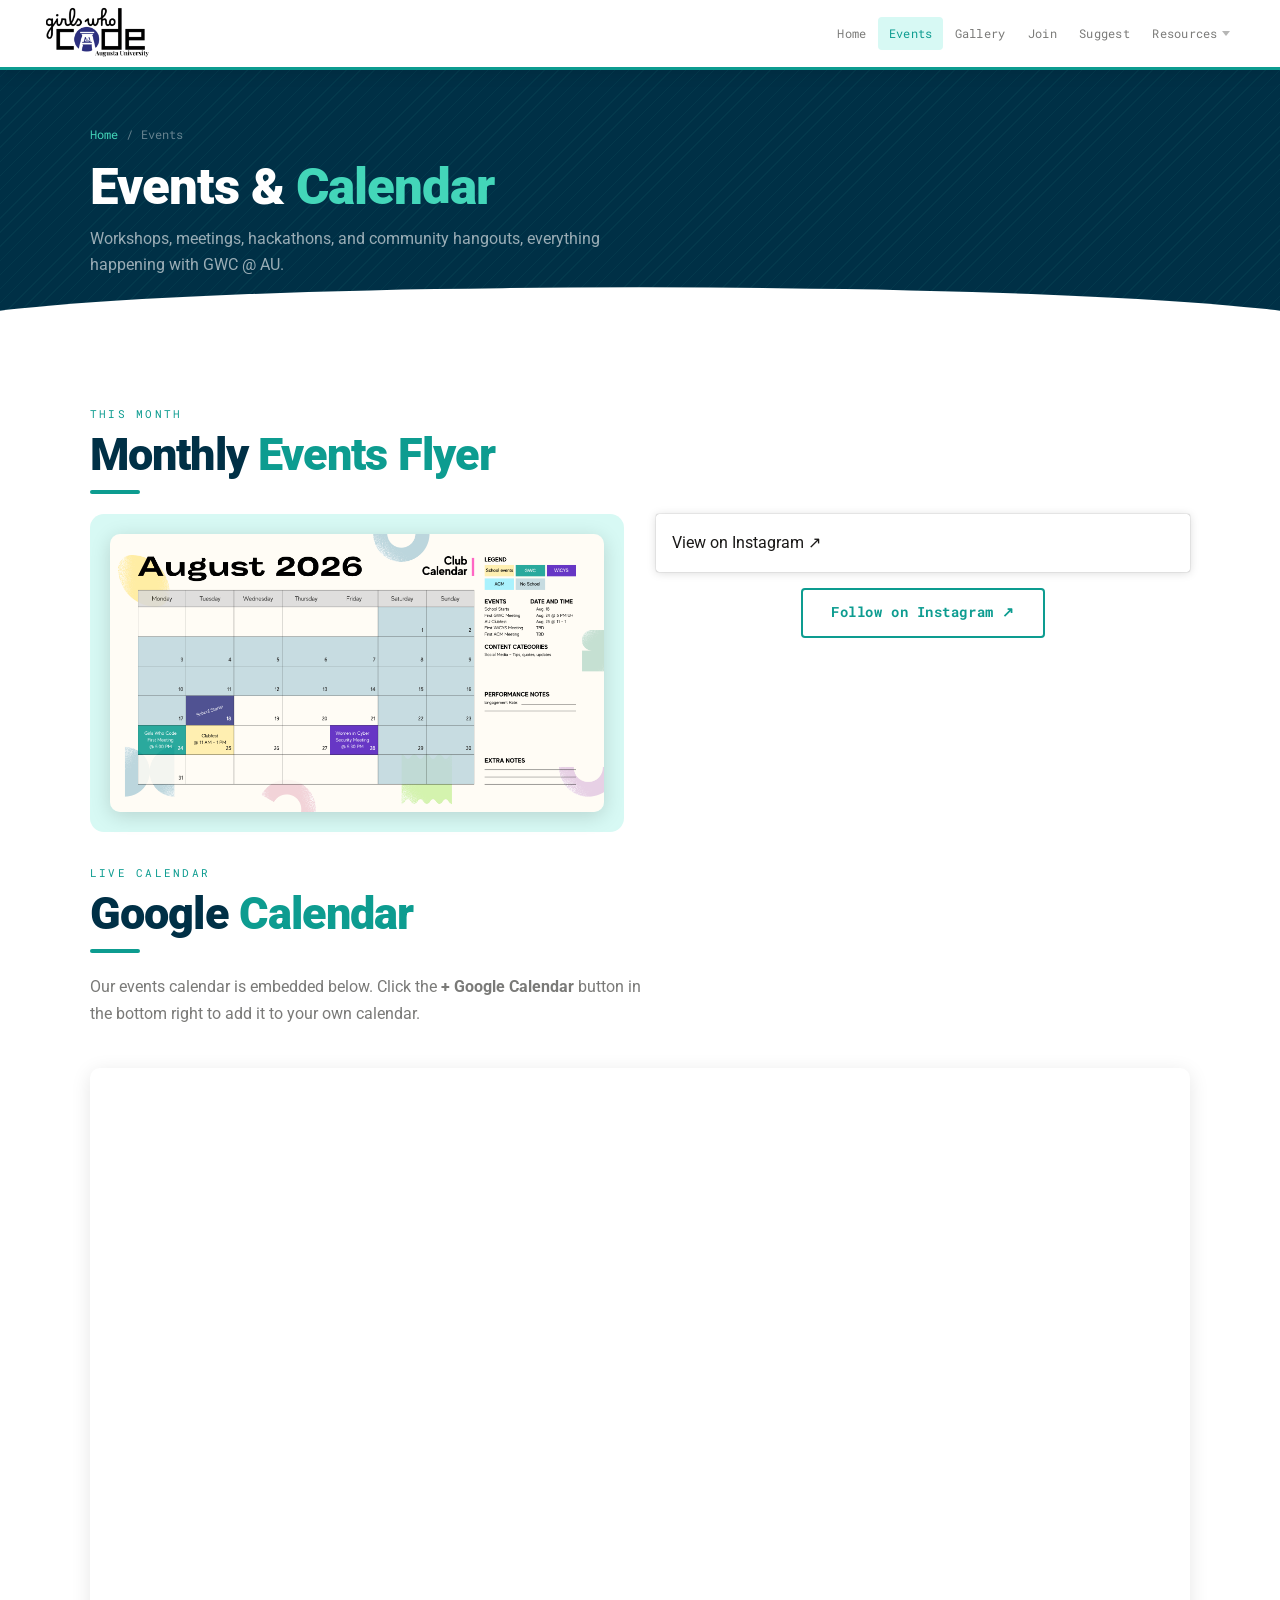
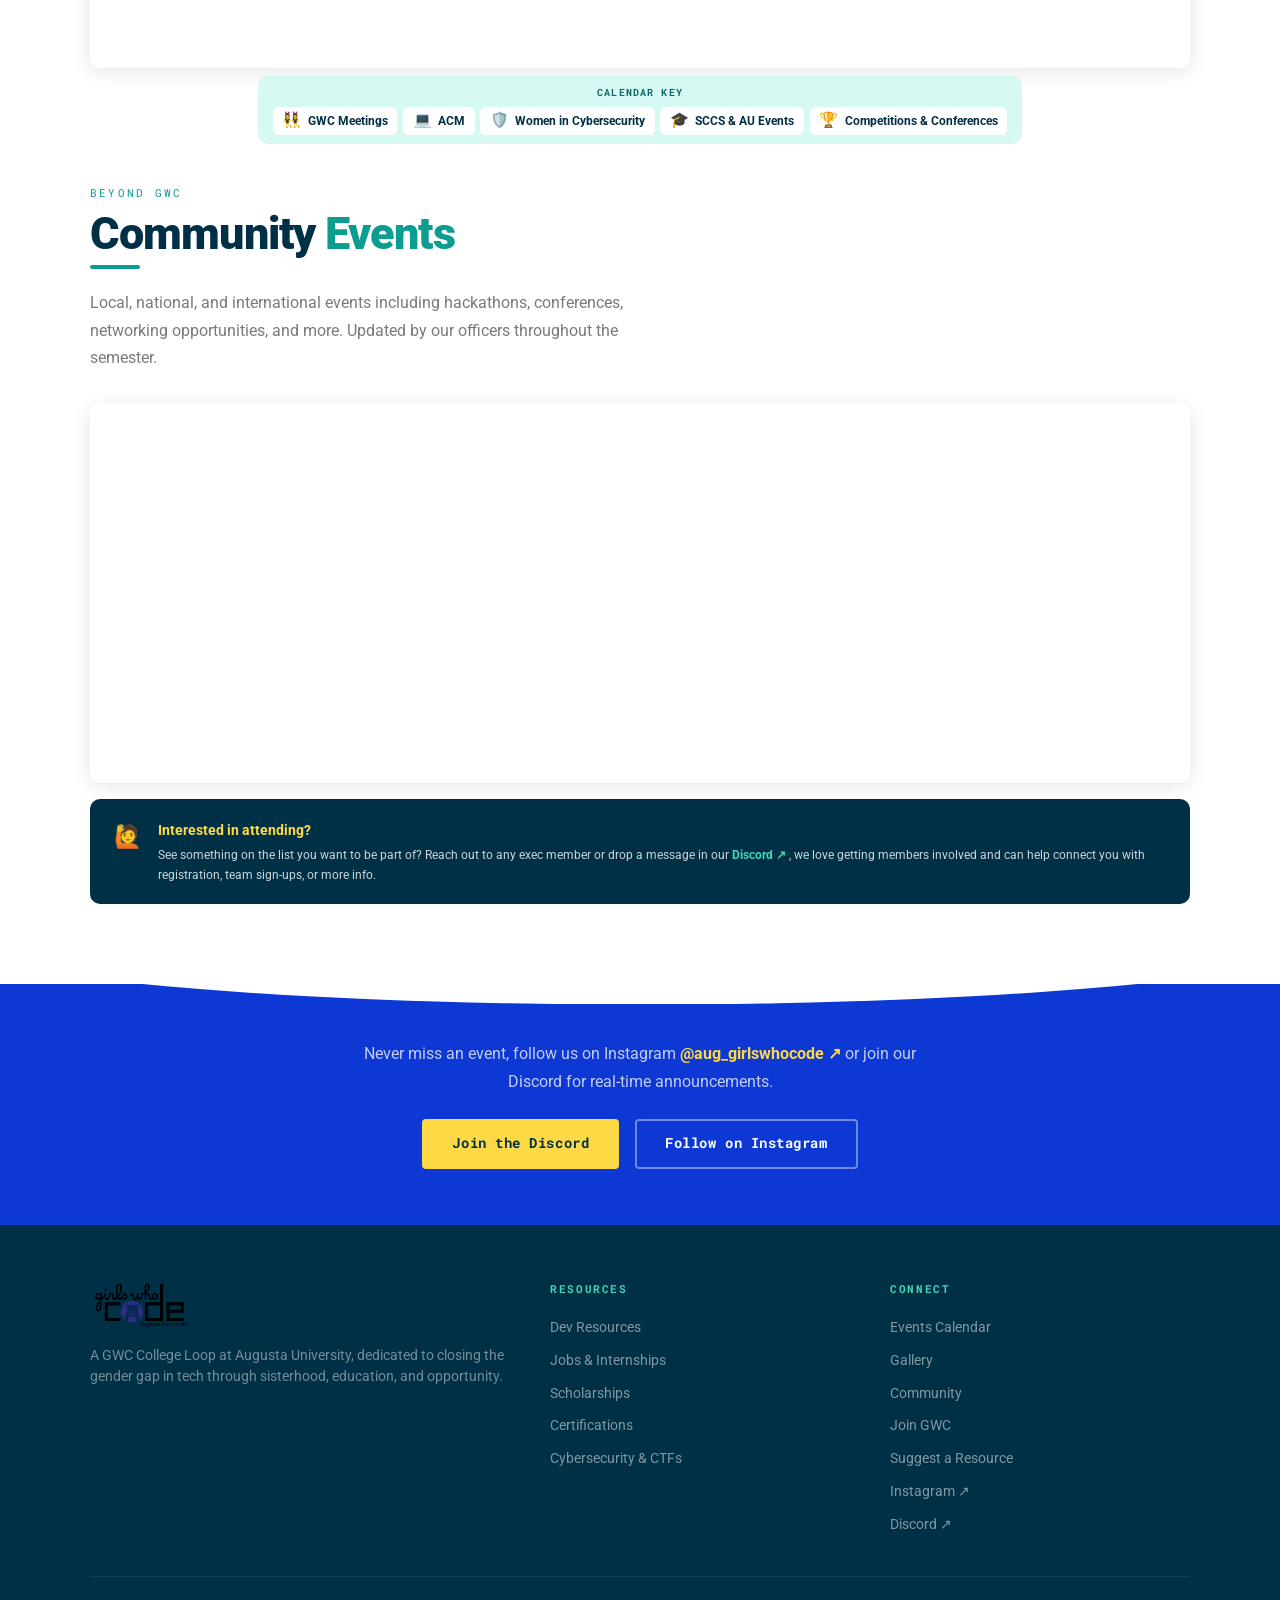
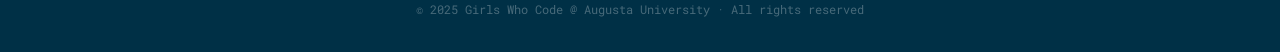
<file: events.html>
<!DOCTYPE html>
<html lang="en">
<head>
  <meta charset="UTF-8">
  <meta name="viewport" content="width=device-width, initial-scale=1.0">
  <title>Events | GWC @ Augusta University</title>
  <link rel="icon" type="image/png" href="favicon.png">
  <link rel="stylesheet" href="styles.css?v=5">
</head>
<body data-page="events">
  <header class="site-header">
    <div class="header-inner">
      <a href="index.html" class="header-logo">
        <img src="gwc_official_logo.png" alt="GWC @ Augusta University" style="height:58px;width:auto;">
      </a>
            <nav class="main-nav">
        <a href="index.html">Home</a>
        <a href="events.html" class="active">Events</a>
        <a href="gallery.html">Gallery</a>
        <a href="join.html">Join</a>
        <a href="suggestion.html">Suggest</a>
              <div class="nav-item">
        <a href="#" onclick="return false;">Resources <span class="nav-caret"></span></a>
        <div class="nav-dropdown">
          <a href="devresources.html"><span class="dd-icon">💡</span>Dev Resources</a>
          <a href="jobs.html"><span class="dd-icon">💼</span>Jobs &amp; Internships</a>
          <a href="scholarships.html"><span class="dd-icon">🎓</span>Scholarships</a>
          <a href="certifications.html"><span class="dd-icon">📜</span>Certifications</a>
          <a href="cyber.html"><span class="dd-icon">🛡</span>Cybersecurity</a>
        </div>
      </div>
      </nav>
      <button class="hamburger" onclick="document.getElementById('mn').classList.toggle('open')" aria-label="Menu">
        <span></span><span></span><span></span>
      </button>
    </div>
  </header>
    <nav class="mobile-nav" id="mn">
    <a href="index.html">Home</a>
    <a href="events.html">Events</a>
    <a href="gallery.html">Gallery</a>
    <a href="join.html">Join GWC</a>
    <a href="suggestion.html">Suggest a Resource</a>
        <button class="mobile-nav-accordion" onclick="toggleMobileResources(this)" aria-expanded="false">
      Resources <span class="mobile-acc-caret">&#9658;</span>
    </button>
    <div class="mobile-nav-subnav" id="mobileResourcesSub">
      <a href="devresources.html" class="mobile-nav-sub">💡 Dev Resources</a>
      <a href="jobs.html" class="mobile-nav-sub">💼 Jobs &amp; Internships</a>
      <a href="scholarships.html" class="mobile-nav-sub">🎓 Scholarships</a>
      <a href="certifications.html" class="mobile-nav-sub">📜 Certifications</a>
      <a href="cyber.html" class="mobile-nav-sub">🛡 Cybersecurity</a>
    </div>
  </nav>

  <div class="page-hero">
    <div class="page-hero-wave"></div>
    <div class="page-hero-inner">
      <div class="breadcrumb"><a href="index.html">Home</a><span>/</span>Events</div>
      <h1>Events &amp; <span class="accent">Calendar</span></h1>
      <p>Workshops, meetings, hackathons, and community hangouts, everything happening with GWC @ AU.</p>
    </div>
  </div>

  <section class="section">
    <div class="section-inner">

      <!-- MONTHLY FLYER + INSTAGRAM -->
      <span class="section-label">This Month</span>
      <h2 class="section-title">Monthly <span class="accent">Events Flyer</span></h2>
      <span class="wave-bar"></span>
      <div class="flyer-insta-row">
        <div id="monthlyFlyerBlock"><!-- Filled by JS --></div>
        <div class="flyer-insta-col">
          <blockquote class="instagram-media" data-instgrm-permalink="https://www.instagram.com/aug_girlswhocode/?utm_source=ig_embed" data-instgrm-version="14" style="background:#FFF;border:0;border-radius:3px;box-shadow:0 0 1px 0 rgba(0,0,0,0.5),0 1px 10px 0 rgba(0,0,0,0.15);margin:0 auto;max-width:100%;min-width:280px;padding:0;width:100%;">
            <div style="padding:16px;"><a href="https://www.instagram.com/aug_girlswhocode/" target="_blank">View on Instagram ↗</a></div>
          </blockquote>
          <script async src="//www.instagram.com/embed.js"></script>
          <div style="text-align:center;margin-top:1rem;">
            <a href="https://www.instagram.com/aug_girlswhocode/" target="_blank" class="btn btn-outline-teal">Follow on Instagram ↗</a>
          </div>
        </div>
      </div>

      <!-- GOOGLE CALENDAR -->
      <span class="section-label">Live Calendar</span>
      <h2 class="section-title">Google <span class="accent">Calendar</span></h2>
      <span class="wave-bar"></span>
      <p class="section-subtitle">Our events calendar is embedded below. Click the <strong>+ Google Calendar</strong> button in the bottom right to add it to your own calendar.</p>
      <div style="border-radius:10px;overflow:hidden;box-shadow:0 4px 20px rgba(0,0,0,0.1);">
        <iframe src="https://calendar.google.com/calendar/embed?src=girlswhocodeau%40gmail.com&ctz=America%2FNew_York"
          style="border:0;display:block;" width="100%" height="600" frameborder="0" scrolling="no"></iframe>
      </div>
      <div class="cal-key">
        <div class="cal-key-title">Calendar Key</div>
        <div class="cal-key-grid">
          <div class="cal-key-item"><span class="cal-emoji">👯‍♀️</span><strong>GWC Meetings</strong></div>
          <div class="cal-key-item"><span class="cal-emoji">💻</span><strong>ACM</strong></div>
          <div class="cal-key-item"><span class="cal-emoji">🛡️</span><strong>Women in Cybersecurity</strong></div>
          <div class="cal-key-item"><span class="cal-emoji">🎓</span><strong>SCCS &amp; AU Events</strong></div>
          <div class="cal-key-item"><span class="cal-emoji">🏆</span><strong>Competitions &amp; Conferences</strong></div>
        </div>
      </div>

      <!-- COMMUNITY EVENTS -->
      <div style="margin-top:2.5rem;">
        <span class="section-label">Beyond GWC</span>
        <h2 class="section-title" style="margin-bottom:0.25rem;">Community <span class="accent">Events</span></h2>
        <span class="wave-bar"></span>
        <p class="section-subtitle" style="margin-bottom:1.25rem;">Local, national, and international events including hackathons, conferences, networking opportunities, and more. Updated by our officers throughout the semester.</p>
      </div>

      <div class="community-events-wrap">
        <div class="sheet-wrap">
          <iframe src="https://docs.google.com/spreadsheets/d/e/2PACX-1vTNjbuxWvxx2auQN0Zh5W7n_SGCheckACO3mxxjWiDQo2VCaDyceDnif8mjfPxd-mTCU3mLGD-JcXL9/pubhtml?gid=670905929&single=true&widget=true&headers=false"
            class="sheet-iframe" frameborder="0"></iframe>
        </div>

        <div style="background:var(--blue-4);border-radius:10px;padding:1.25rem 1.5rem;display:flex;gap:1rem;align-items:flex-start;">
          <span style="font-size:1.4rem;flex-shrink:0;">🙋</span>
          <div>
            <strong style="font-size:0.875rem;color:var(--yellow-2);display:block;margin-bottom:0.2rem;">Interested in attending?</strong>
            <p style="font-size:0.78rem;color:rgba(255,255,255,0.8);line-height:1.6;">
              See something on the list you want to be part of? Reach out to any exec member or drop a message in our
              <a href="https://discord.gg/9CEqm6gjn7" target="_blank" style="color:var(--teal-2);font-weight:700;">Discord ↗</a>
             , we love getting members involved and can help connect you with registration, team sign-ups, or more info.
            </p>
          </div>
        </div>
      </div>
    </div>
  </section>

  <section class="join-section" style="padding:3.5rem 2rem;">
    <div class="section-inner" style="text-align:center;">
      <p class="section-subtitle" style="color:rgba(255,255,255,0.75);margin:0 auto 1.5rem;">Never miss an event, follow us on Instagram <a href="https://www.instagram.com/aug_girlswhocode/" target="_blank" style="color:var(--yellow-2);font-weight:700;">@aug_girlswhocode ↗</a> or join our Discord for real-time announcements.</p>
      <div style="display:flex;gap:1rem;flex-wrap:wrap;justify-content:center;">
        <a href="https://discord.gg/9CEqm6gjn7" target="_blank" class="btn btn-yellow">Join the Discord</a>
        <a href="https://www.instagram.com/aug_girlswhocode/" target="_blank" class="btn btn-secondary">Follow on Instagram</a>
      </div>
    </div>
  </section>

  <footer class="site-footer">
    <div class="footer-inner">
            <div class="footer-brand">
        <a href="index.html"><img src="gwc_official_logo.png" alt="GWC @ Augusta University" class="footer-logo"></a>
        <p>A GWC College Loop at Augusta University, dedicated to closing the gender gap in tech through sisterhood, education, and opportunity.</p>
      </div>
      <div class="footer-col"><h4>Resources</h4><ul>
        <li><a href="devresources.html">Dev Resources</a></li><li><a href="jobs.html">Jobs &amp; Internships</a></li>
        <li><a href="scholarships.html">Scholarships</a></li><li><a href="certifications.html">Certifications</a></li>
        <li><a href="cyber.html">Cybersecurity &amp; CTFs</a></li>
      </ul></div>
      <div class="footer-col"><h4>Connect</h4><ul>
        <li><a href="events.html">Events Calendar</a></li><li><a href="gallery.html">Gallery</a></li>
        <li><a href="community.html">Community</a></li><li><a href="join.html">Join GWC</a></li>
        <li><a href="suggestion.html">Suggest a Resource</a></li>
        <li><a href="https://www.instagram.com/aug_girlswhocode/" target="_blank">Instagram ↗</a></li>
        <li><a href="https://discord.gg/9CEqm6gjn7" target="_blank">Discord ↗</a></li>
      </ul></div>
    </div>
    <div class="footer-bottom">© 2025 Girls Who Code @ Augusta University · All rights reserved</div>
  </footer>

  
  
  <script src="main.js?v=12" defer></script>
</body>
</html>
</file>
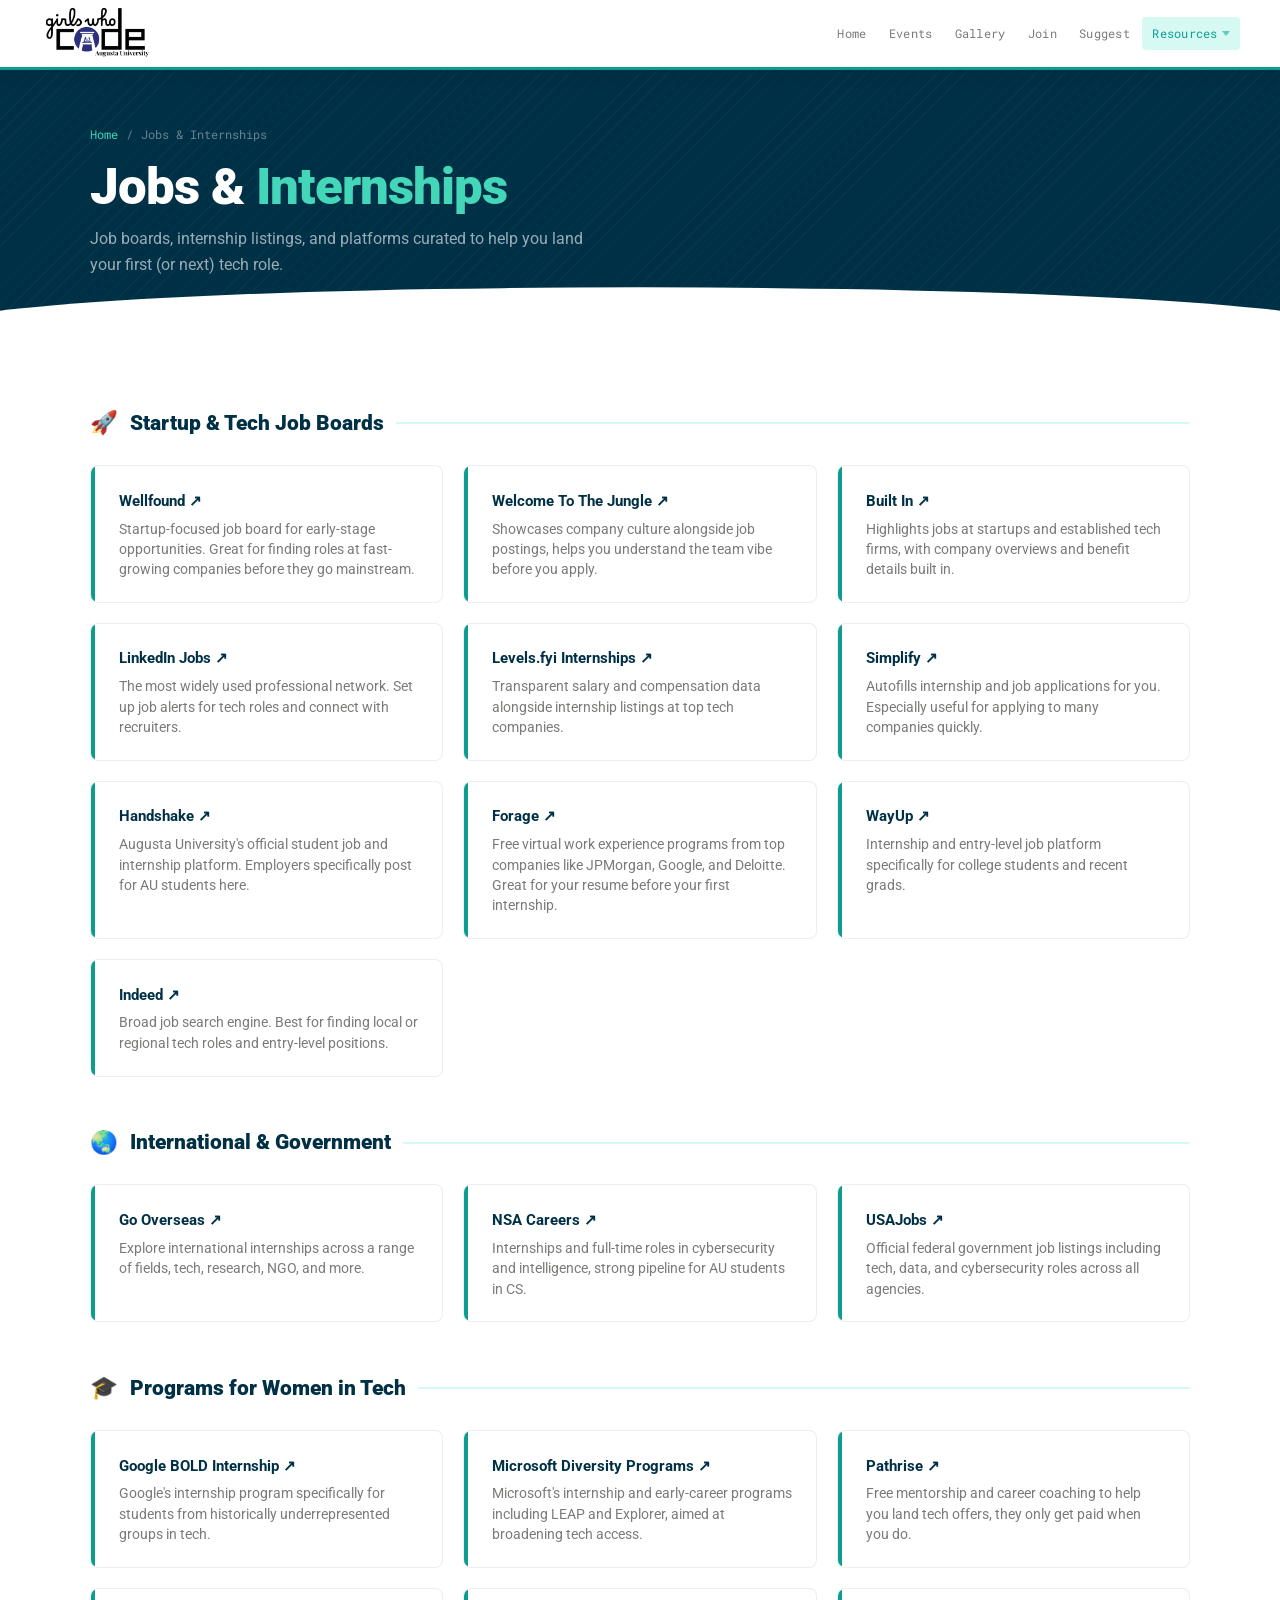
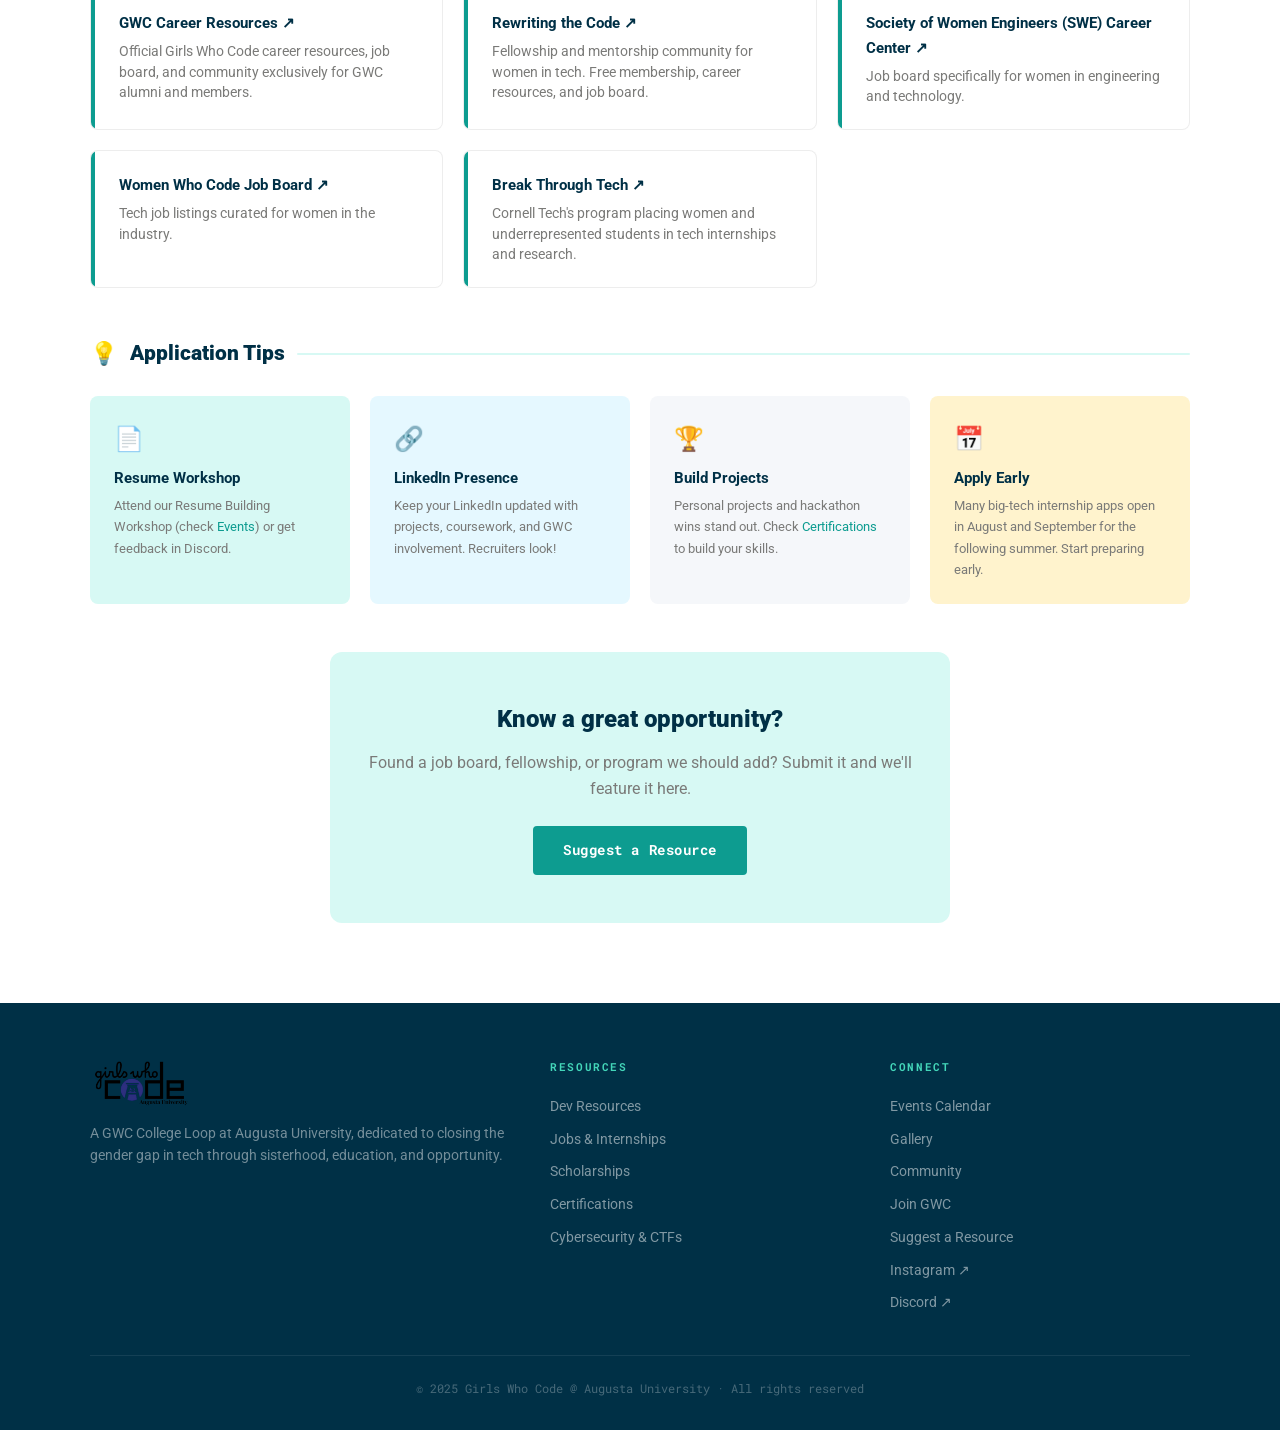
<file: jobs.html>
<!DOCTYPE html>
<html lang="en">
<head>
  <meta charset="UTF-8">
  <meta name="viewport" content="width=device-width, initial-scale=1.0">
  <title>Jobs &amp; Internships | GWC @ Augusta University</title>
  <link rel="icon" type="image/png" href="favicon.png">
  <link rel="stylesheet" href="styles.css?v=5">
</head>
<body>
  <header class="site-header">
    <div class="header-inner">
      <a href="index.html" class="header-logo">
        <img src="gwc_official_logo.png" alt="GWC @ Augusta University" style="height:58px;width:auto;">
      </a>
            <nav class="main-nav">
        <a href="index.html">Home</a>
        <a href="events.html">Events</a>
        <a href="gallery.html">Gallery</a>
        <a href="join.html">Join</a>
        <a href="suggestion.html">Suggest</a>
              <div class="nav-item">
        <a href="#" onclick="return false;" class="active">Resources <span class="nav-caret"></span></a>
        <div class="nav-dropdown">
          <a href="devresources.html"><span class="dd-icon">💡</span>Dev Resources</a>
          <a href="jobs.html"><span class="dd-icon">💼</span>Jobs &amp; Internships</a>
          <a href="scholarships.html"><span class="dd-icon">🎓</span>Scholarships</a>
          <a href="certifications.html"><span class="dd-icon">📜</span>Certifications</a>
          <a href="cyber.html"><span class="dd-icon">🛡</span>Cybersecurity</a>
        </div>
      </div>
      </nav>
      <button class="hamburger" onclick="document.getElementById('mn').classList.toggle('open')" aria-label="Menu">
        <span></span><span></span><span></span>
      </button>
    </div>
  </header>
    <nav class="mobile-nav" id="mn">
    <a href="index.html">Home</a>
    <a href="events.html">Events</a>
    <a href="gallery.html">Gallery</a>
    <a href="join.html">Join GWC</a>
    <a href="suggestion.html">Suggest a Resource</a>
        <button class="mobile-nav-accordion" onclick="toggleMobileResources(this)" aria-expanded="false">
      Resources <span class="mobile-acc-caret">&#9658;</span>
    </button>
    <div class="mobile-nav-subnav" id="mobileResourcesSub">
      <a href="devresources.html" class="mobile-nav-sub">💡 Dev Resources</a>
      <a href="jobs.html" class="mobile-nav-sub">💼 Jobs &amp; Internships</a>
      <a href="scholarships.html" class="mobile-nav-sub">🎓 Scholarships</a>
      <a href="certifications.html" class="mobile-nav-sub">📜 Certifications</a>
      <a href="cyber.html" class="mobile-nav-sub">🛡 Cybersecurity</a>
    </div>
  </nav>

  <div class="page-hero">
    <div class="page-hero-wave"></div>
    <div class="page-hero-inner">
      <div class="breadcrumb"><a href="index.html">Home</a><span>/</span>Jobs &amp; Internships</div>
      <h1>Jobs &amp; <span class="accent">Internships</span></h1>
      <p>Job boards, internship listings, and platforms curated to help you land your first (or next) tech role.</p>
    </div>
  </div>

  <section class="section">
    <div class="section-inner">

      <div class="cat-header"><span class="cat-icon">🚀</span><h2>Startup &amp; Tech Job Boards</h2><div class="cat-bar"></div></div>
      <div class="resource-grid">
        <div class="resource-card">
          <h3><a href="https://wellfound.com/" target="_blank">Wellfound ↗</a></h3>
          <p>Startup-focused job board for early-stage opportunities. Great for finding roles at fast-growing companies before they go mainstream.</p>
        </div>
        <div class="resource-card">
          <h3><a href="https://us.welcometothejungle.com/" target="_blank">Welcome To The Jungle ↗</a></h3>
          <p>Showcases company culture alongside job postings, helps you understand the team vibe before you apply.</p>
        </div>
        <div class="resource-card">
          <h3><a href="https://builtin.com/" target="_blank">Built In ↗</a></h3>
          <p>Highlights jobs at startups and established tech firms, with company overviews and benefit details built in.</p>
        </div>
        <div class="resource-card">
          <h3><a href="https://www.linkedin.com/jobs/" target="_blank">LinkedIn Jobs ↗</a></h3>
          <p>The most widely used professional network. Set up job alerts for tech roles and connect with recruiters.</p>
        </div>
        <div class="resource-card">
          <h3><a href="https://www.levels.fyi/internships/" target="_blank">Levels.fyi Internships ↗</a></h3>
          <p>Transparent salary and compensation data alongside internship listings at top tech companies.</p>
        </div>
        <div class="resource-card">
          <h3><a href="https://simplify.jobs/" target="_blank">Simplify ↗</a></h3>
          <p>Autofills internship and job applications for you. Especially useful for applying to many companies quickly.</p>
        </div>
        <div class="resource-card">
          <h3><a href="https://joinhandshake.com/" target="_blank">Handshake ↗</a></h3>
          <p>Augusta University's official student job and internship platform. Employers specifically post for AU students here.</p>
        </div>
        <div class="resource-card">
          <h3><a href="https://www.theforage.com/" target="_blank">Forage ↗</a></h3>
          <p>Free virtual work experience programs from top companies like JPMorgan, Google, and Deloitte. Great for your resume before your first internship.</p>
        </div>
        <div class="resource-card">
          <h3><a href="https://www.wayup.com/" target="_blank">WayUp ↗</a></h3>
          <p>Internship and entry-level job platform specifically for college students and recent grads.</p>
        </div>
        <div class="resource-card">
          <h3><a href="https://www.indeed.com/" target="_blank">Indeed ↗</a></h3>
          <p>Broad job search engine. Best for finding local or regional tech roles and entry-level positions.</p>
        </div>
      </div>

      <div class="cat-header"><span class="cat-icon">🌏</span><h2>International &amp; Government</h2><div class="cat-bar"></div></div>
      <div class="resource-grid">
        <div class="resource-card">
          <h3><a href="https://www.gooverseas.com/program-search/intern" target="_blank">Go Overseas ↗</a></h3>
          <p>Explore international internships across a range of fields, tech, research, NGO, and more.</p>
        </div>
        <div class="resource-card">
          <h3><a href="https://apply.intelligencecareers.gov/job-listings?agency=NSA" target="_blank">NSA Careers ↗</a></h3>
          <p>Internships and full-time roles in cybersecurity and intelligence, strong pipeline for AU students in CS.</p>
        </div>
        <div class="resource-card">
          <h3><a href="https://www.usajobs.gov/" target="_blank">USAJobs ↗</a></h3>
          <p>Official federal government job listings including tech, data, and cybersecurity roles across all agencies.</p>
        </div>
      </div>

      <div class="cat-header"><span class="cat-icon">🎓</span><h2>Programs for Women in Tech</h2><div class="cat-bar"></div></div>
      <div class="resource-grid">
        <div class="resource-card">
          <h3><a href="https://careers.google.com/programs/bold/" target="_blank">Google BOLD Internship ↗</a></h3>
          <p>Google's internship program specifically for students from historically underrepresented groups in tech.</p>
        </div>
        <div class="resource-card">
          <h3><a href="https://diversity.microsoft.com/en-us/programs" target="_blank">Microsoft Diversity Programs ↗</a></h3>
          <p>Microsoft's internship and early-career programs including LEAP and Explorer, aimed at broadening tech access.</p>
        </div>
        <div class="resource-card">
          <h3><a href="https://www.pathrise.com/" target="_blank">Pathrise ↗</a></h3>
          <p>Free mentorship and career coaching to help you land tech offers, they only get paid when you do.</p>
        </div>
        <div class="resource-card">
          <h3><a href="https://girlswhocode.com/programs/college-loops" target="_blank">GWC Career Resources ↗</a></h3>
          <p>Official Girls Who Code career resources, job board, and community exclusively for GWC alumni and members.</p>
        </div>
        <div class="resource-card">
          <h3><a href="https://rewritingthecode.org/" target="_blank">Rewriting the Code ↗</a></h3>
          <p>Fellowship and mentorship community for women in tech. Free membership, career resources, and job board.</p>
        </div>
        <div class="resource-card">
          <h3><a href="https://careers.swe.org/" target="_blank">Society of Women Engineers (SWE) Career Center ↗</a></h3>
          <p>Job board specifically for women in engineering and technology.</p>
        </div>
        <div class="resource-card">
          <h3><a href="https://www.womenwhocode.com/jobs" target="_blank">Women Who Code Job Board ↗</a></h3>
          <p>Tech job listings curated for women in the industry.</p>
        </div>
        <div class="resource-card">
          <h3><a href="https://www.breakthroughtech.org/" target="_blank">Break Through Tech ↗</a></h3>
          <p>Cornell Tech's program placing women and underrepresented students in tech internships and research.</p>
        </div>
      </div>

      <div class="cat-header"><span class="cat-icon">💡</span><h2>Application Tips</h2><div class="cat-bar"></div></div>
      <div style="display:grid;grid-template-columns:repeat(auto-fill,minmax(240px,1fr));gap:1.25rem;margin-top:1rem;">
        <div style="background:var(--teal-1);border-radius:8px;padding:1.5rem;">
          <div style="font-size:1.5rem;margin-bottom:0.5rem;">📄</div>
          <h3 style="font-size:0.95rem;font-weight:700;color:var(--blue-4);margin-bottom:0.3rem;">Resume Workshop</h3>
          <p style="font-size:0.83rem;color:var(--black-3);">Attend our Resume Building Workshop (check <a href="events.html" style="color:var(--teal-3);">Events</a>) or get feedback in Discord.</p>
        </div>
        <div style="background:var(--blue-1);border-radius:8px;padding:1.5rem;">
          <div style="font-size:1.5rem;margin-bottom:0.5rem;">🔗</div>
          <h3 style="font-size:0.95rem;font-weight:700;color:var(--blue-4);margin-bottom:0.3rem;">LinkedIn Presence</h3>
          <p style="font-size:0.83rem;color:var(--black-3);">Keep your LinkedIn updated with projects, coursework, and GWC involvement. Recruiters look!</p>
        </div>
        <div style="background:var(--grey-bg);border-radius:8px;padding:1.5rem;">
          <div style="font-size:1.5rem;margin-bottom:0.5rem;">🏆</div>
          <h3 style="font-size:0.95rem;font-weight:700;color:var(--blue-4);margin-bottom:0.3rem;">Build Projects</h3>
          <p style="font-size:0.83rem;color:var(--black-3);">Personal projects and hackathon wins stand out. Check <a href="certifications.html" style="color:var(--teal-3);">Certifications</a> to build your skills.</p>
        </div>
        <div style="background:#fff3cd;border-radius:8px;padding:1.5rem;">
          <div style="font-size:1.5rem;margin-bottom:0.5rem;">📅</div>
          <h3 style="font-size:0.95rem;font-weight:700;color:var(--blue-4);margin-bottom:0.3rem;">Apply Early</h3>
          <p style="font-size:0.83rem;color:var(--black-3);">Many big-tech internship apps open in August and September for the following summer. Start preparing early.</p>
        </div>
      </div>

      <div class="suggest-card" style="margin-top:3rem;">
        <h2>Know a great opportunity?</h2>
        <p>Found a job board, fellowship, or program we should add? Submit it and we'll feature it here.</p>
        <a href="suggestion.html" class="btn btn-primary">Suggest a Resource</a>
      </div>
    </div>
  </section>

  <footer class="site-footer">
    <div class="footer-inner">
            <div class="footer-brand">
        <a href="index.html"><img src="gwc_official_logo.png" alt="GWC @ Augusta University" class="footer-logo"></a>
        <p>A GWC College Loop at Augusta University, dedicated to closing the gender gap in tech through sisterhood, education, and opportunity.</p>
      </div>
      <div class="footer-col"><h4>Resources</h4><ul>
        <li><a href="devresources.html">Dev Resources</a></li><li><a href="jobs.html">Jobs &amp; Internships</a></li>
        <li><a href="scholarships.html">Scholarships</a></li><li><a href="certifications.html">Certifications</a></li>
        <li><a href="cyber.html">Cybersecurity &amp; CTFs</a></li>
      </ul></div>
      <div class="footer-col"><h4>Connect</h4><ul>
        <li><a href="events.html">Events Calendar</a></li><li><a href="gallery.html">Gallery</a></li>
        <li><a href="community.html">Community</a></li><li><a href="join.html">Join GWC</a></li>
        <li><a href="suggestion.html">Suggest a Resource</a></li>
        <li><a href="https://www.instagram.com/aug_girlswhocode/" target="_blank">Instagram ↗</a></li>
        <li><a href="https://discord.gg/9CEqm6gjn7" target="_blank">Discord ↗</a></li>
      </ul></div>
    </div>
    <div class="footer-bottom">© 2025 Girls Who Code @ Augusta University · All rights reserved</div>
  </footer>
  
  <script src="main.js" defer></script>
</body>
</html>
</file>
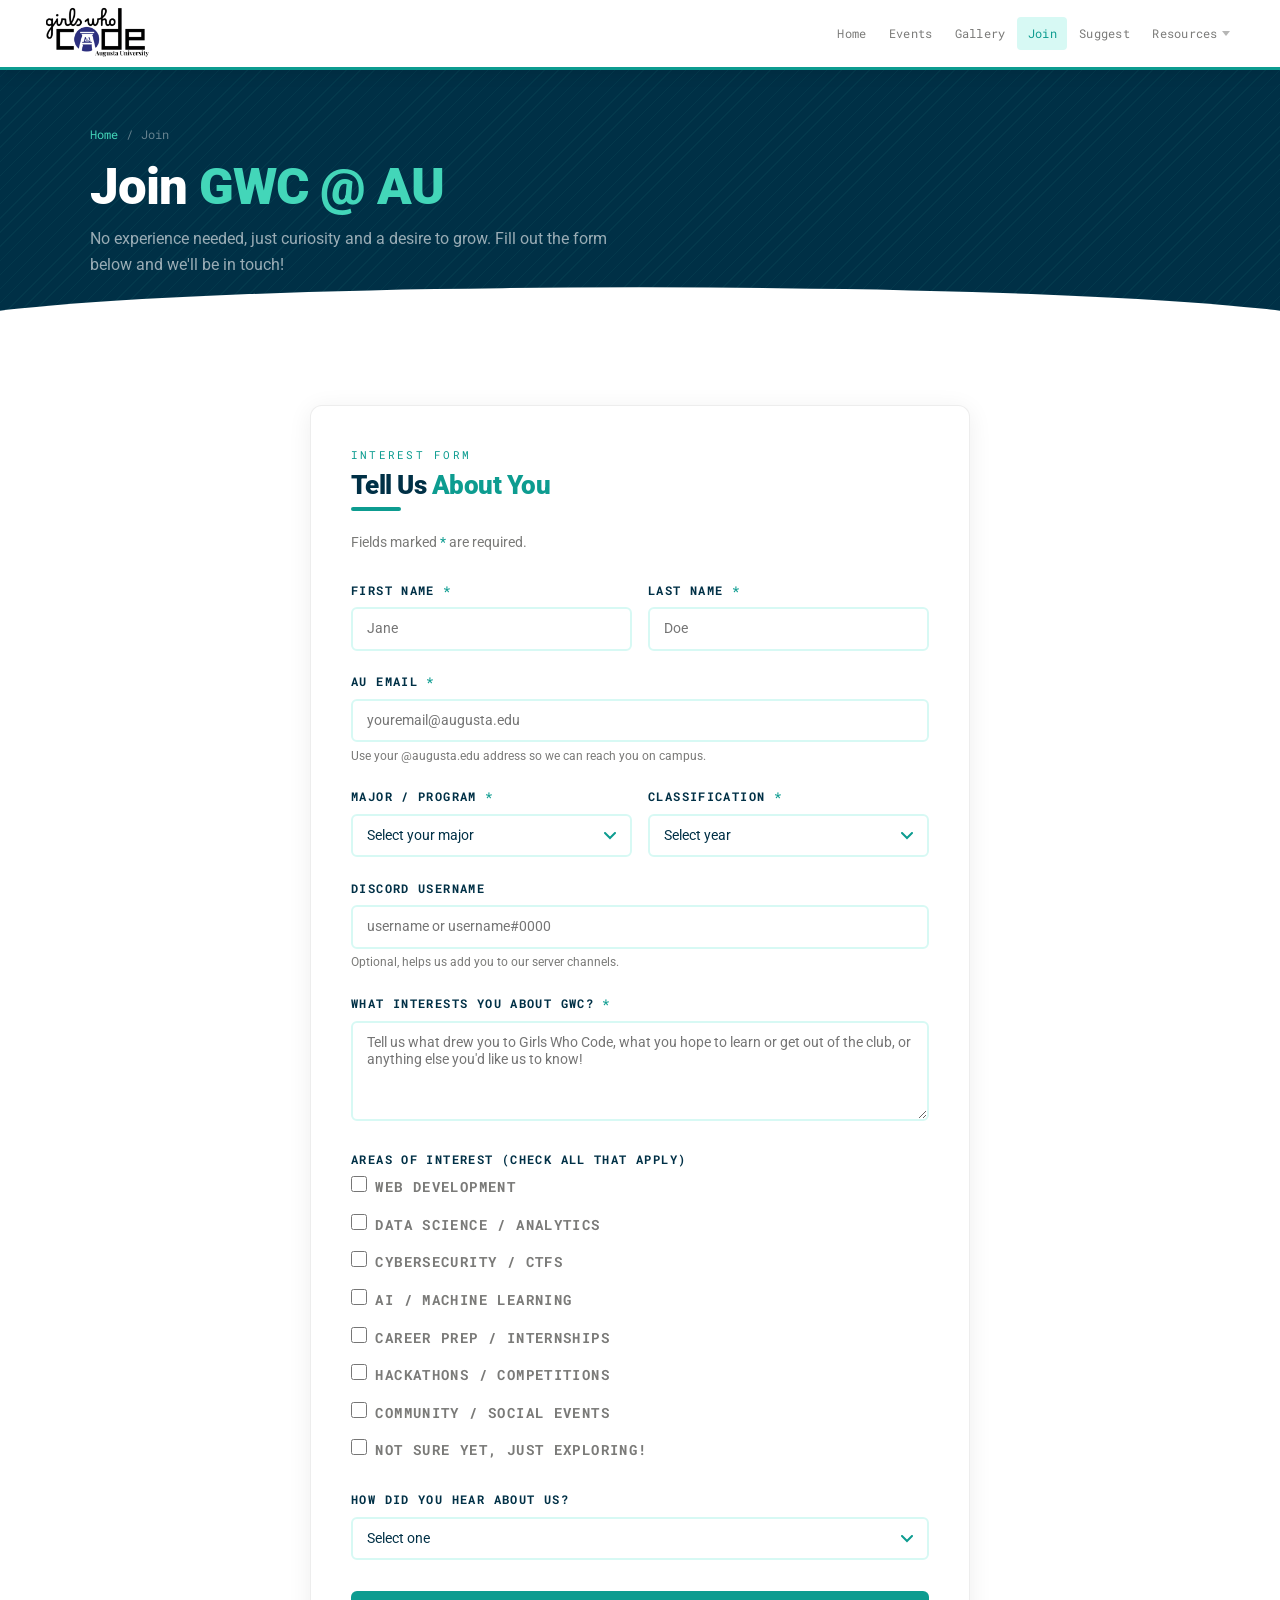
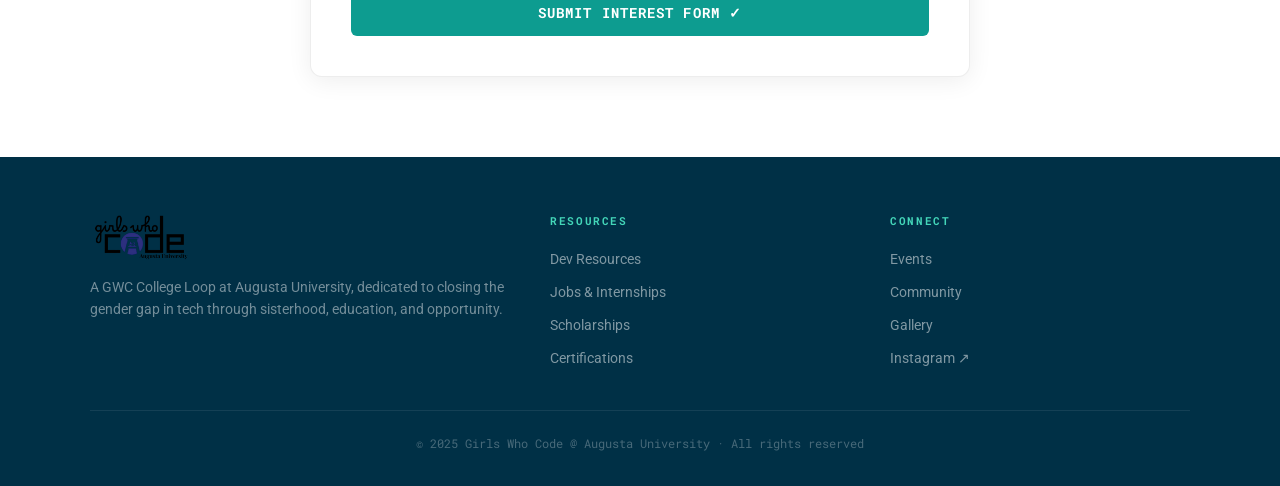
<file: join.html>
<!DOCTYPE html>
<html lang="en">
<head>
  <meta charset="UTF-8">
  <meta name="viewport" content="width=device-width, initial-scale=1.0">
  <title>Join GWC | GWC @ Augusta University</title>
  <link rel="icon" type="image/png" href="favicon.png">
  <link rel="stylesheet" href="styles.css?v=5">

</head>
<body data-page="join">
  <header class="site-header">
    <div class="header-inner">
      <a href="index.html" class="header-logo">
        <img src="gwc_official_logo.png" alt="GWC @ Augusta University" style="height:58px;width:auto;">
      </a>
            <nav class="main-nav">
        <a href="index.html">Home</a>
        <a href="events.html">Events</a>
        <a href="gallery.html">Gallery</a>
        <a href="join.html" class="active">Join</a>
        <a href="suggestion.html">Suggest</a>
              <div class="nav-item">
        <a href="#" onclick="return false;">Resources <span class="nav-caret"></span></a>
        <div class="nav-dropdown">
          <a href="devresources.html"><span class="dd-icon">💡</span>Dev Resources</a>
          <a href="jobs.html"><span class="dd-icon">💼</span>Jobs &amp; Internships</a>
          <a href="scholarships.html"><span class="dd-icon">🎓</span>Scholarships</a>
          <a href="certifications.html"><span class="dd-icon">📜</span>Certifications</a>
          <a href="cyber.html"><span class="dd-icon">🛡</span>Cybersecurity</a>
        </div>
      </div>
      </nav>
      <button class="hamburger" onclick="document.getElementById('mn').classList.toggle('open')" aria-label="Menu">
        <span></span><span></span><span></span>
      </button>
    </div>
  </header>
    <nav class="mobile-nav" id="mn">
    <a href="index.html">Home</a>
    <a href="events.html">Events</a>
    <a href="gallery.html">Gallery</a>
    <a href="join.html">Join GWC</a>
    <a href="suggestion.html">Suggest a Resource</a>
        <button class="mobile-nav-accordion" onclick="toggleMobileResources(this)" aria-expanded="false">
      Resources <span class="mobile-acc-caret">&#9658;</span>
    </button>
    <div class="mobile-nav-subnav" id="mobileResourcesSub">
      <a href="devresources.html" class="mobile-nav-sub">💡 Dev Resources</a>
      <a href="jobs.html" class="mobile-nav-sub">💼 Jobs &amp; Internships</a>
      <a href="scholarships.html" class="mobile-nav-sub">🎓 Scholarships</a>
      <a href="certifications.html" class="mobile-nav-sub">📜 Certifications</a>
      <a href="cyber.html" class="mobile-nav-sub">🛡 Cybersecurity</a>
    </div>
  </nav>

  <div class="page-hero">
    <div class="page-hero-wave"></div>
    <div class="page-hero-inner">
      <div class="breadcrumb"><a href="index.html">Home</a><span>/</span>Join</div>
      <h1>Join <span class="accent">GWC @ AU</span></h1>
      <p>No experience needed, just curiosity and a desire to grow. Fill out the form below and we'll be in touch!</p>
    </div>
  </div>

  <section class="section">
    <div class="section-inner">
      <div class="form-wrap">


        <!-- THE FORM -->
        <div class="gwc-form" id="interestForm">
          <span class="section-label">Interest Form</span>
          <h2 class="section-title" style="font-size:1.6rem;margin-bottom:0.25rem;">Tell Us <span class="accent">About You</span></h2>
          <span class="wave-bar"></span>
          <p style="font-size:0.875rem;color:var(--black-3);margin-bottom:1.75rem;">Fields marked <span style="color:var(--teal-3);">*</span> are required.</p>

          <div class="form-row">
            <div class="form-group">
              <label>First Name <span class="required">*</span></label>
              <input type="text" id="firstName" placeholder="Jane" required>
            </div>
            <div class="form-group">
              <label>Last Name <span class="required">*</span></label>
              <input type="text" id="lastName" placeholder="Doe" required>
            </div>
          </div>

          <div class="form-group">
            <label>AU Email <span class="required">*</span></label>
            <input type="email" id="email" placeholder="youremail@augusta.edu" required>
            <div class="form-hint">Use your @augusta.edu address so we can reach you on campus.</div>
          </div>

          <div class="form-row">
            <div class="form-group">
              <label>Major / Program <span class="required">*</span></label>
              <select id="major" required>
                <option value="" disabled selected>Select your major</option>
                <option>Computer Science</option>
                <option>Information Technology</option>
                <option>Cybersecurity</option>
                <option>Data Science</option>
                <option>Software Engineering</option>
                <option>Computer Information Systems</option>
                <option>Mathematics</option>
                <option>Biology / Pre-Med</option>
                <option>Business</option>
                <option>Nursing / Allied Health</option>
                <option>Liberal Arts / Humanities</option>
                <option>Undeclared</option>
                <option>Other</option>
              </select>
            </div>
            <div class="form-group">
              <label>Classification <span class="required">*</span></label>
              <select id="classification" required>
                <option value="" disabled selected>Select year</option>
                <option>Freshman</option>
                <option>Sophomore</option>
                <option>Junior</option>
                <option>Senior</option>
                <option>Graduate Student</option>
              </select>
            </div>
          </div>

          <div class="form-group">
            <label>Discord Username</label>
            <input type="text" id="discord" placeholder="username or username#0000">
            <div class="form-hint">Optional, helps us add you to our server channels.</div>
          </div>

          <div class="form-group">
            <label>What interests you about GWC? <span class="required">*</span></label>
            <textarea id="interest" placeholder="Tell us what drew you to Girls Who Code, what you hope to learn or get out of the club, or anything else you'd like us to know!" required></textarea>
          </div>

          <div class="form-group">
            <label>Areas of Interest (check all that apply)</label>
            <div class="check-group">
              <label class="check-item"><input type="checkbox" value="Web Development"> <span>Web Development</span></label>
              <label class="check-item"><input type="checkbox" value="Data Science / Analytics"> <span>Data Science / Analytics</span></label>
              <label class="check-item"><input type="checkbox" value="Cybersecurity / CTFs"> <span>Cybersecurity / CTFs</span></label>
              <label class="check-item"><input type="checkbox" value="AI / Machine Learning"> <span>AI / Machine Learning</span></label>
              <label class="check-item"><input type="checkbox" value="Career Prep / Internships"> <span>Career Prep / Internships</span></label>
              <label class="check-item"><input type="checkbox" value="Hackathons / Competitions"> <span>Hackathons / Competitions</span></label>
              <label class="check-item"><input type="checkbox" value="Community / Social Events"> <span>Community / Social Events</span></label>
              <label class="check-item"><input type="checkbox" value="Not sure yet, just exploring!"> <span>Not sure yet, just exploring!</span></label>
            </div>
          </div>

          <div class="form-group">
            <label>How did you hear about us?</label>
            <select id="heardFrom">
              <option value="" disabled selected>Select one</option>
              <option>Instagram (@aug_girlswhocode)</option>
              <option>Discord</option>
              <option>A friend or classmate</option>
              <option>A professor or advisor</option>
              <option>Flyer / poster on campus</option>
              <option>Club fair / org event</option>
              <option>This website</option>
              <option>Other</option>
            </select>
          </div>

          <button class="form-submit" id="submitBtn" type="button">Submit Interest Form ✓</button>
        </div>

        <!-- SUCCESS STATE -->
        <div class="form-success" id="formSuccess">
          <div class="ico">🎉</div>
          <h3>You're in the loop!</h3>
          <p>Thanks for submitting your interest form. We'll be in touch via your AU email. In the meantime, join our Discord and follow us on Instagram for real-time updates!</p>
          <div style="display:flex;gap:1rem;justify-content:center;flex-wrap:wrap;margin-top:1.5rem;">
            <a href="https://discord.gg/9CEqm6gjn7" target="_blank" class="btn btn-discord">Join Discord ↗</a>
            <a href="events.html" class="btn btn-outline-teal">See Upcoming Events</a>
          </div>
          <button onclick="resetForm()" style="margin-top:1.25rem;background:none;border:none;color:var(--black-3);font-size:0.78rem;cursor:pointer;text-decoration:underline;">Submit another response</button>
        </div>

      </div>
    </div>
  </section>

  <footer class="site-footer">
    <div class="footer-inner">
            <div class="footer-brand">
        <a href="index.html"><img src="gwc_official_logo.png" alt="GWC @ Augusta University" class="footer-logo"></a>
        <p>A GWC College Loop at Augusta University, dedicated to closing the gender gap in tech through sisterhood, education, and opportunity.</p>
      </div>
      <div class="footer-col"><h4>Resources</h4><ul><li><a href="devresources.html">Dev Resources</a></li><li><a href="jobs.html">Jobs &amp; Internships</a></li><li><a href="scholarships.html">Scholarships</a></li><li><a href="certifications.html">Certifications</a></li></ul></div>
      <div class="footer-col"><h4>Connect</h4><ul><li><a href="events.html">Events</a></li><li><a href="community.html">Community</a></li><li><a href="gallery.html">Gallery</a></li><li><a href="https://www.instagram.com/aug_girlswhocode/" target="_blank">Instagram ↗</a></li></ul></div>
    </div>
    <div class="footer-bottom">© 2025 Girls Who Code @ Augusta University · All rights reserved</div>
  </footer>

  
  
  <script src="main.js?v=12" defer></script>
</body>
</html>
</file>
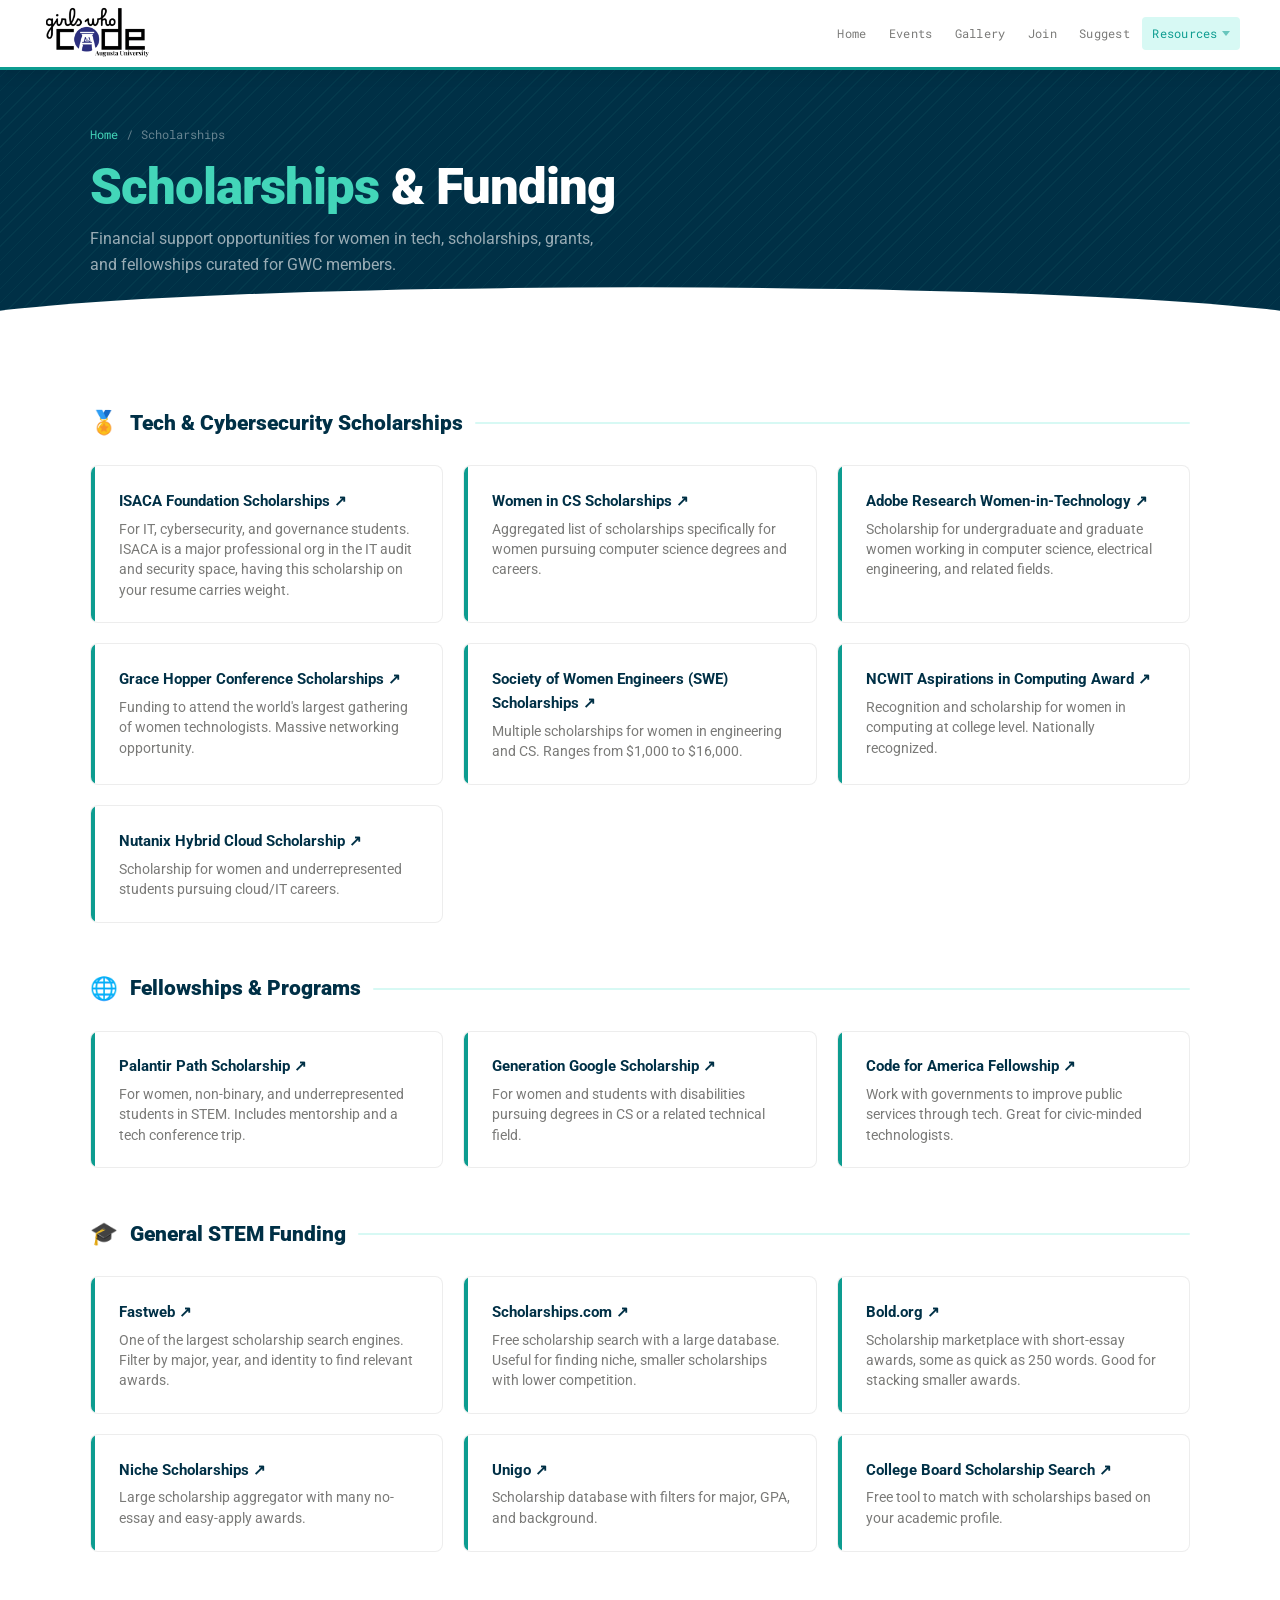
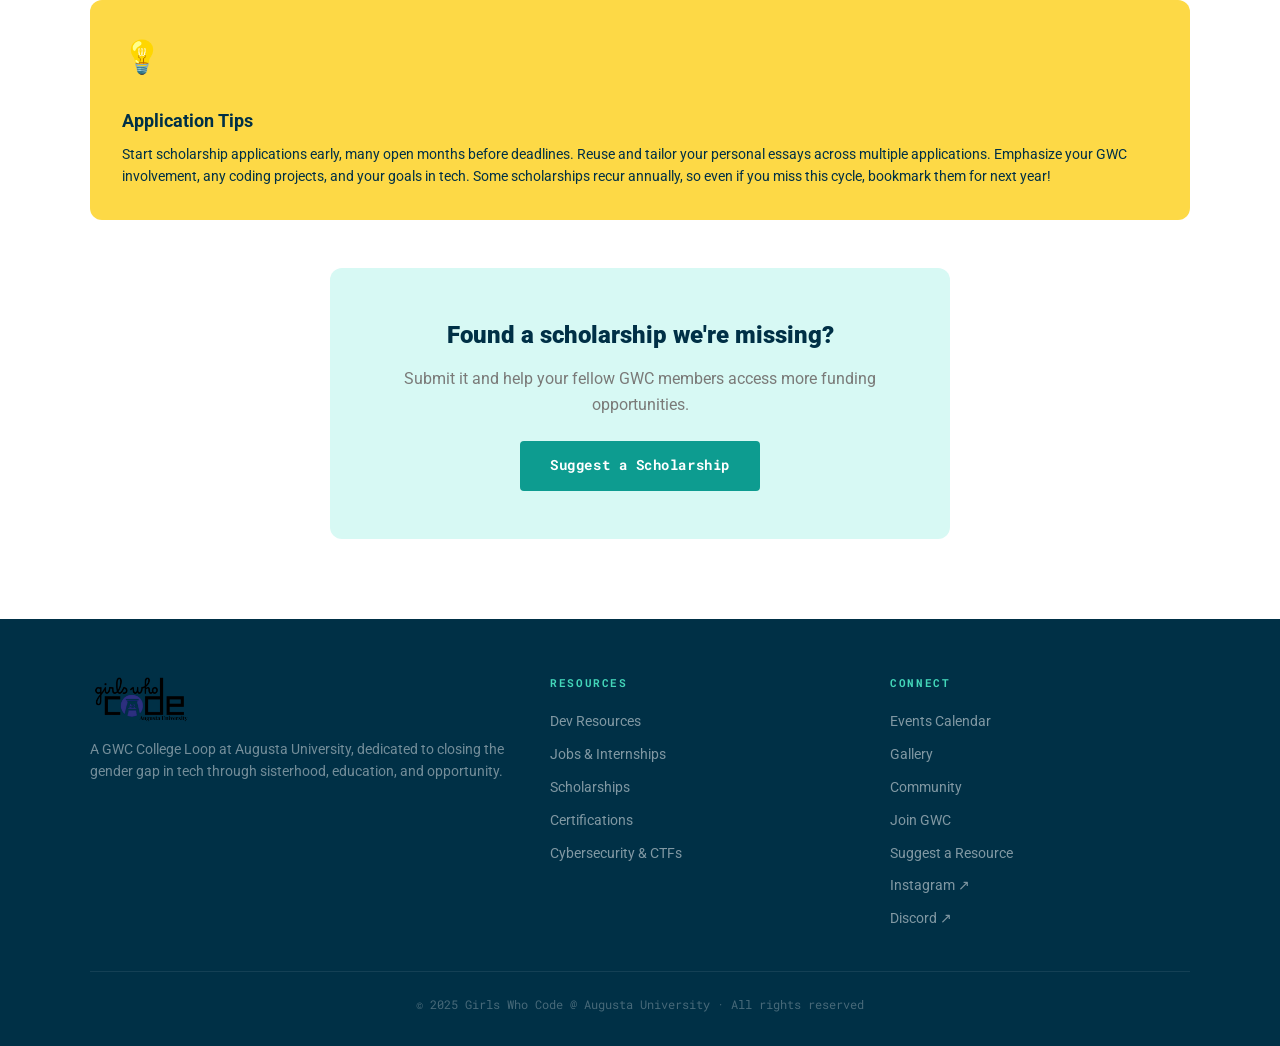
<file: scholarships.html>
<!DOCTYPE html>
<html lang="en">
<head>
  <meta charset="UTF-8">
  <meta name="viewport" content="width=device-width, initial-scale=1.0">
  <title>Scholarships | GWC @ Augusta University</title>
  <link rel="icon" type="image/png" href="favicon.png">
  <link rel="stylesheet" href="styles.css?v=5">
</head>
<body>
  <header class="site-header">
    <div class="header-inner">
      <a href="index.html" class="header-logo">
        <img src="gwc_official_logo.png" alt="GWC @ Augusta University" style="height:58px;width:auto;">
      </a>
            <nav class="main-nav">
        <a href="index.html">Home</a>
        <a href="events.html">Events</a>
        <a href="gallery.html">Gallery</a>
        <a href="join.html">Join</a>
        <a href="suggestion.html">Suggest</a>
              <div class="nav-item">
        <a href="#" onclick="return false;" class="active">Resources <span class="nav-caret"></span></a>
        <div class="nav-dropdown">
          <a href="devresources.html"><span class="dd-icon">💡</span>Dev Resources</a>
          <a href="jobs.html"><span class="dd-icon">💼</span>Jobs &amp; Internships</a>
          <a href="scholarships.html"><span class="dd-icon">🎓</span>Scholarships</a>
          <a href="certifications.html"><span class="dd-icon">📜</span>Certifications</a>
          <a href="cyber.html"><span class="dd-icon">🛡</span>Cybersecurity</a>
        </div>
      </div>
      </nav>
      <button class="hamburger" onclick="document.getElementById('mn').classList.toggle('open')" aria-label="Menu">
        <span></span><span></span><span></span>
      </button>
    </div>
  </header>
    <nav class="mobile-nav" id="mn">
    <a href="index.html">Home</a>
    <a href="events.html">Events</a>
    <a href="gallery.html">Gallery</a>
    <a href="join.html">Join GWC</a>
    <a href="suggestion.html">Suggest a Resource</a>
        <button class="mobile-nav-accordion" onclick="toggleMobileResources(this)" aria-expanded="false">
      Resources <span class="mobile-acc-caret">&#9658;</span>
    </button>
    <div class="mobile-nav-subnav" id="mobileResourcesSub">
      <a href="devresources.html" class="mobile-nav-sub">💡 Dev Resources</a>
      <a href="jobs.html" class="mobile-nav-sub">💼 Jobs &amp; Internships</a>
      <a href="scholarships.html" class="mobile-nav-sub">🎓 Scholarships</a>
      <a href="certifications.html" class="mobile-nav-sub">📜 Certifications</a>
      <a href="cyber.html" class="mobile-nav-sub">🛡 Cybersecurity</a>
    </div>
  </nav>

  <div class="page-hero">
    <div class="page-hero-wave"></div>
    <div class="page-hero-inner">
      <div class="breadcrumb"><a href="index.html">Home</a><span>/</span>Scholarships</div>
      <h1><span class="accent">Scholarships</span> &amp; Funding</h1>
      <p>Financial support opportunities for women in tech, scholarships, grants, and fellowships curated for GWC members.</p>
    </div>
  </div>

  <section class="section">
    <div class="section-inner">

      <div class="cat-header"><span class="cat-icon">🏅</span><h2>Tech &amp; Cybersecurity Scholarships</h2><div class="cat-bar"></div></div>
      <div class="resource-grid">
        <div class="resource-card">
          <h3><a href="https://isaca.secure-platform.com/a/page/ISACAfoundation/aboutscholarships" target="_blank">ISACA Foundation Scholarships ↗</a></h3>
          <p>For IT, cybersecurity, and governance students. ISACA is a major professional org in the IT audit and security space, having this scholarship on your resume carries weight.</p>
        </div>
        <div class="resource-card">
          <h3><a href="https://www.scholarships.com/financial-aid/college-scholarships/scholarships-by-major/computer-science-scholarships/women-in-computer-science-scholarships/" target="_blank">Women in CS Scholarships ↗</a></h3>
          <p>Aggregated list of scholarships specifically for women pursuing computer science degrees and careers.</p>
        </div>
        <div class="resource-card">
          <h3><a href="https://www.adobe.com/scholarship.html" target="_blank">Adobe Research Women-in-Technology ↗</a></h3>
          <p>Scholarship for undergraduate and graduate women working in computer science, electrical engineering, and related fields.</p>
        </div>
        <div class="resource-card">
          <h3><a href="https://ghc.anitab.org/scholarships-2/" target="_blank">Grace Hopper Conference Scholarships ↗</a></h3>
          <p>Funding to attend the world's largest gathering of women technologists. Massive networking opportunity.</p>
        </div>
        <div class="resource-card">
          <h3><a href="https://swe.org/scholarships/" target="_blank">Society of Women Engineers (SWE) Scholarships ↗</a></h3>
          <p>Multiple scholarships for women in engineering and CS. Ranges from $1,000 to $16,000.</p>
        </div>
        <div class="resource-card">
          <h3><a href="https://www.aspirations.org/award-programs/aic" target="_blank">NCWIT Aspirations in Computing Award ↗</a></h3>
          <p>Recognition and scholarship for women in computing at college level. Nationally recognized.</p>
        </div>
        <div class="resource-card">
          <h3><a href="https://www.nutanix.com/scholarships" target="_blank">Nutanix Hybrid Cloud Scholarship ↗</a></h3>
          <p>Scholarship for women and underrepresented students pursuing cloud/IT careers.</p>
        </div>
      </div>

      <div class="cat-header"><span class="cat-icon">🌐</span><h2>Fellowships &amp; Programs</h2><div class="cat-bar"></div></div>
      <div class="resource-grid">
        <div class="resource-card">
          <h3><a href="https://www.palantir.com/careers/students/path/" target="_blank">Palantir Path Scholarship ↗</a></h3>
          <p>For women, non-binary, and underrepresented students in STEM. Includes mentorship and a tech conference trip.</p>
        </div>
        <div class="resource-card">
          <h3><a href="https://buildyourfuture.withgoogle.com/scholarships/generation-google-scholarship" target="_blank">Generation Google Scholarship ↗</a></h3>
          <p>For women and students with disabilities pursuing degrees in CS or a related technical field.</p>
        </div>
        <div class="resource-card">
          <h3><a href="https://www.codeforamerica.org/programs/fellowship" target="_blank">Code for America Fellowship ↗</a></h3>
          <p>Work with governments to improve public services through tech. Great for civic-minded technologists.</p>
        </div>
      </div>

      <div class="cat-header"><span class="cat-icon">🎓</span><h2>General STEM Funding</h2><div class="cat-bar"></div></div>
      <div class="resource-grid">
        <div class="resource-card">
          <h3><a href="https://www.fastweb.com/" target="_blank">Fastweb ↗</a></h3>
          <p>One of the largest scholarship search engines. Filter by major, year, and identity to find relevant awards.</p>
        </div>
        <div class="resource-card">
          <h3><a href="https://www.scholarships.com/" target="_blank">Scholarships.com ↗</a></h3>
          <p>Free scholarship search with a large database. Useful for finding niche, smaller scholarships with lower competition.</p>
        </div>
        <div class="resource-card">
          <h3><a href="https://bold.org/" target="_blank">Bold.org ↗</a></h3>
          <p>Scholarship marketplace with short-essay awards, some as quick as 250 words. Good for stacking smaller awards.</p>
        </div>
        <div class="resource-card">
          <h3><a href="https://www.niche.com/colleges/scholarships/" target="_blank">Niche Scholarships ↗</a></h3>
          <p>Large scholarship aggregator with many no-essay and easy-apply awards.</p>
        </div>
        <div class="resource-card">
          <h3><a href="https://www.unigo.com/scholarships" target="_blank">Unigo ↗</a></h3>
          <p>Scholarship database with filters for major, GPA, and background.</p>
        </div>
        <div class="resource-card">
          <h3><a href="https://bigfuture.collegeboard.org/scholarship-search" target="_blank">College Board Scholarship Search ↗</a></h3>
          <p>Free tool to match with scholarships based on your academic profile.</p>
        </div>
      </div>

      <div style="background:var(--yellow-2);border-radius:12px;padding:2rem;margin-top:3rem;display:flex;gap:1.5rem;align-items:flex-start;flex-wrap:wrap;">
        <div style="font-size:2rem;flex-shrink:0;">💡</div>
        <div>
          <h3 style="font-size:1.1rem;font-weight:700;color:var(--blue-4);margin-bottom:0.5rem;">Application Tips</h3>
          <p style="font-size:0.875rem;color:var(--blue-4);line-height:1.6;">Start scholarship applications early, many open months before deadlines. Reuse and tailor your personal essays across multiple applications. Emphasize your GWC involvement, any coding projects, and your goals in tech. Some scholarships recur annually, so even if you miss this cycle, bookmark them for next year!</p>
        </div>
      </div>

      <div class="suggest-card">
        <h2>Found a scholarship we're missing?</h2>
        <p>Submit it and help your fellow GWC members access more funding opportunities.</p>
        <a href="suggestion.html" class="btn btn-primary">Suggest a Scholarship</a>
      </div>
    </div>
  </section>

  <footer class="site-footer">
    <div class="footer-inner">
            <div class="footer-brand">
        <a href="index.html"><img src="gwc_official_logo.png" alt="GWC @ Augusta University" class="footer-logo"></a>
        <p>A GWC College Loop at Augusta University, dedicated to closing the gender gap in tech through sisterhood, education, and opportunity.</p>
      </div>
      <div class="footer-col"><h4>Resources</h4><ul>
        <li><a href="devresources.html">Dev Resources</a></li><li><a href="jobs.html">Jobs &amp; Internships</a></li>
        <li><a href="scholarships.html">Scholarships</a></li><li><a href="certifications.html">Certifications</a></li>
        <li><a href="cyber.html">Cybersecurity &amp; CTFs</a></li>
      </ul></div>
      <div class="footer-col"><h4>Connect</h4><ul>
        <li><a href="events.html">Events Calendar</a></li><li><a href="gallery.html">Gallery</a></li>
        <li><a href="community.html">Community</a></li><li><a href="join.html">Join GWC</a></li>
        <li><a href="suggestion.html">Suggest a Resource</a></li>
        <li><a href="https://www.instagram.com/aug_girlswhocode/" target="_blank">Instagram ↗</a></li>
        <li><a href="https://discord.gg/9CEqm6gjn7" target="_blank">Discord ↗</a></li>
      </ul></div>
    </div>
    <div class="footer-bottom">© 2025 Girls Who Code @ Augusta University · All rights reserved</div>
  </footer>
  
  <script src="main.js" defer></script>
</body>
</html>
</file>
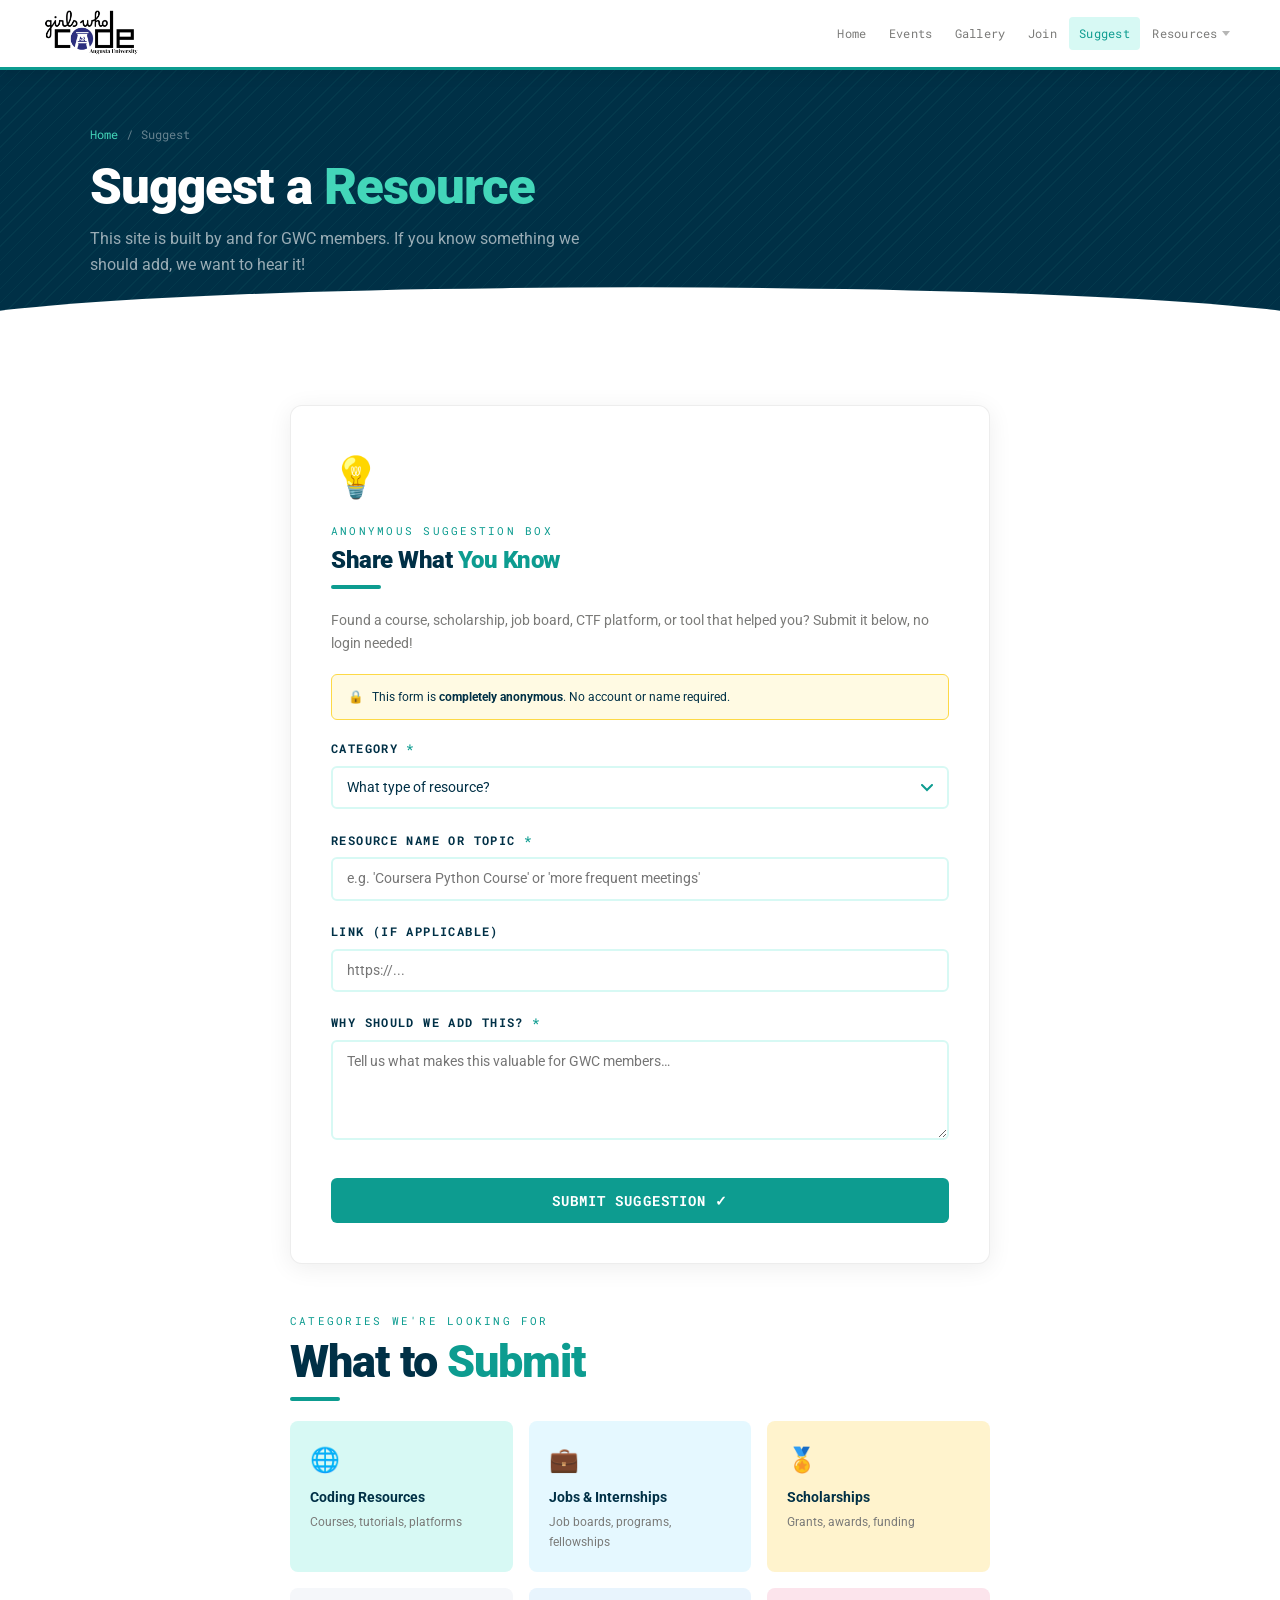
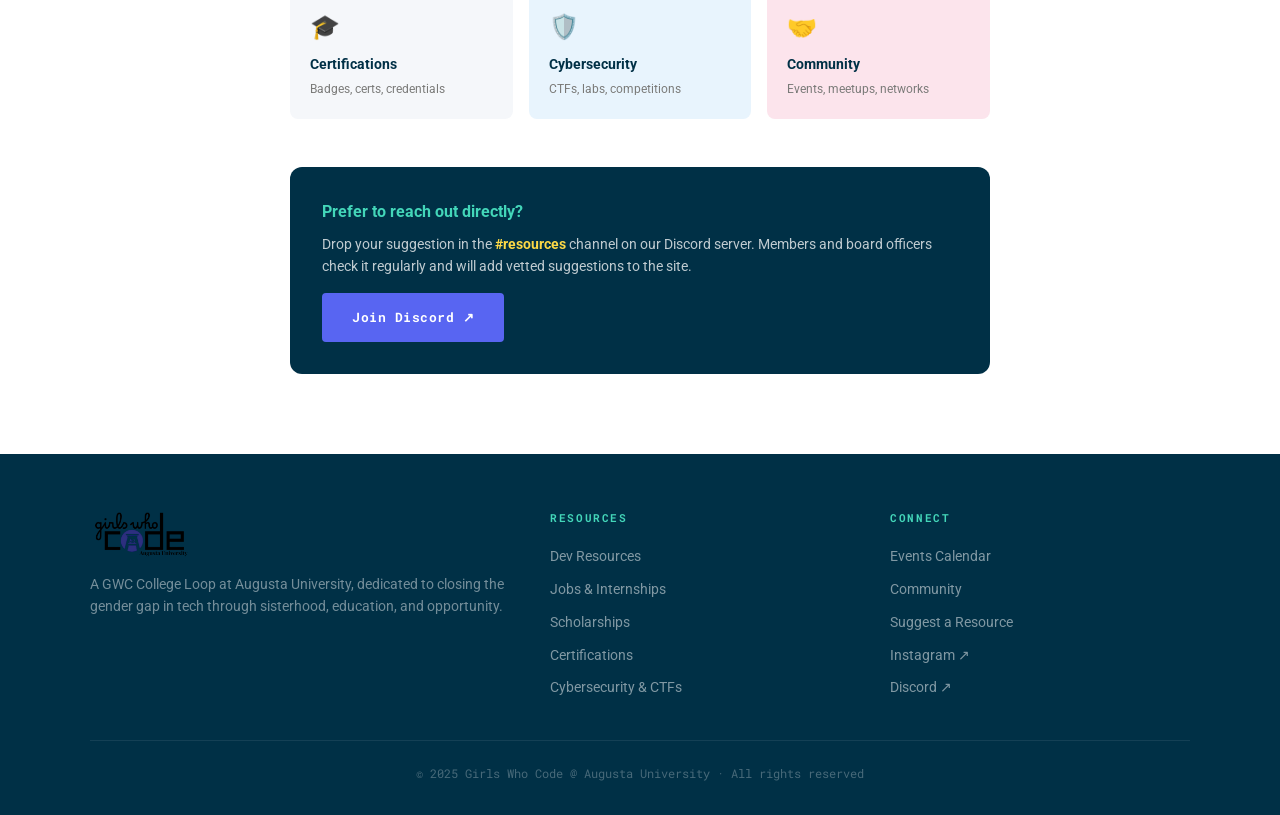
<file: suggestion.html>
<!DOCTYPE html>
<html lang="en">
<head>
  <meta charset="UTF-8">
  <meta name="viewport" content="width=device-width, initial-scale=1.0">
  <title>Suggest a Resource | GWC @ Augusta University</title>
  <link rel="icon" type="image/png" href="favicon.png">
  <link rel="stylesheet" href="styles.css?v=5">
</head>
<body data-page="suggestion">
  <header class="site-header">
    <div class="header-inner">
      <a href="index.html" class="header-logo">
        <img src="gwc_official_logo.png" alt="GWC @ AU">
        <div class="logo-text-block"><span class="script">girls who</span><span class="codeword">code</span><span class="au-sub">Augusta University</span></div>
      </a>
            <nav class="main-nav">
        <a href="index.html">Home</a>
        <a href="events.html">Events</a>
        <a href="gallery.html">Gallery</a>
        <a href="join.html">Join</a>
        <a href="suggestion.html" class="active">Suggest</a>
              <div class="nav-item">
        <a href="#" onclick="return false;">Resources <span class="nav-caret"></span></a>
        <div class="nav-dropdown">
          <a href="devresources.html"><span class="dd-icon">💡</span>Dev Resources</a>
          <a href="jobs.html"><span class="dd-icon">💼</span>Jobs &amp; Internships</a>
          <a href="scholarships.html"><span class="dd-icon">🎓</span>Scholarships</a>
          <a href="certifications.html"><span class="dd-icon">📜</span>Certifications</a>
          <a href="cyber.html"><span class="dd-icon">🛡</span>Cybersecurity</a>
        </div>
      </div>
      </nav>
      <button class="hamburger" onclick="document.getElementById('mn').classList.toggle('open')" aria-label="Menu"><span></span><span></span><span></span></button>
    </div>
  </header>
    <nav class="mobile-nav" id="mn">
    <a href="index.html">Home</a>
    <a href="events.html">Events</a>
    <a href="gallery.html">Gallery</a>
    <a href="join.html">Join GWC</a>
    <a href="suggestion.html">Suggest a Resource</a>
        <button class="mobile-nav-accordion" onclick="toggleMobileResources(this)" aria-expanded="false">
      Resources <span class="mobile-acc-caret">&#9658;</span>
    </button>
    <div class="mobile-nav-subnav" id="mobileResourcesSub">
      <a href="devresources.html" class="mobile-nav-sub">💡 Dev Resources</a>
      <a href="jobs.html" class="mobile-nav-sub">💼 Jobs &amp; Internships</a>
      <a href="scholarships.html" class="mobile-nav-sub">🎓 Scholarships</a>
      <a href="certifications.html" class="mobile-nav-sub">📜 Certifications</a>
      <a href="cyber.html" class="mobile-nav-sub">🛡 Cybersecurity</a>
    </div>
  </nav>

  <div class="page-hero">
    <div class="page-hero-wave"></div>
    <div class="page-hero-inner">
      <div class="breadcrumb"><a href="index.html">Home</a><span>/</span>Suggest</div>
      <h1>Suggest a <span class="accent">Resource</span></h1>
      <p>This site is built by and for GWC members. If you know something we should add, we want to hear it!</p>
    </div>
  </div>



  <section class="section">
    <div class="section-inner" style="max-width:700px;">

      <!-- RESOURCE SUGGESTION FORM -->
      <div id="suggestionFormWrap">
        <div class="gwc-form">
          <div style="font-size:2.5rem;margin-bottom:.75rem;">💡</div>
          <span class="section-label">Anonymous Suggestion Box</span>
          <h2 class="section-title" style="font-size:1.5rem;">Share What <span class="accent">You Know</span></h2>
          <span class="wave-bar"></span>
          <p style="font-size:.875rem;color:var(--black-3);margin-bottom:1.25rem;">Found a course, scholarship, job board, CTF platform, or tool that helped you? Submit it below, no login needed!</p>
          <div class="anon-note">🔒 <span>This form is <strong>completely anonymous</strong>. No account or name required.</span></div>

          <div class="form-group">
            <label>Category <span style="color:var(--teal-3)">*</span></label>
            <select id="sugCategory" required>
              <option value="" disabled selected>What type of resource?</option>
              <option>Coding / Learning Resource</option>
              <option>Job Board / Internship</option>
              <option>Scholarship / Fellowship</option>
              <option>Certification / Badge</option>
              <option>Cybersecurity / CTF</option>
              <option>Community / Event</option>
              <option>Club Suggestion / Feedback</option>
              <option>Website Improvement</option>
              <option>Other</option>
            </select>
          </div>

          <div class="form-group">
            <label>Resource Name or Topic <span style="color:var(--teal-3)">*</span></label>
            <input type="text" id="sugName" placeholder="e.g. 'Coursera Python Course' or 'more frequent meetings'">
          </div>

          <div class="form-group">
            <label>Link (if applicable)</label>
            <input type="url" id="sugLink" placeholder="https://...">
          </div>

          <div class="form-group">
            <label>Why should we add this? <span style="color:var(--teal-3)">*</span></label>
            <textarea id="sugWhy" placeholder="Tell us what makes this valuable for GWC members…"></textarea>
          </div>

          <button class="form-submit" id="sugSubmitBtn" type="button">Submit Suggestion ✓</button>
        </div>
      </div>

      <!-- SUCCESS STATE -->
      <div class="form-success" id="sugFormSuccess">
        <div style="font-size:2.5rem;margin-bottom:.75rem;">✅</div>
        <h3 style="font-size:1.2rem;font-weight:900;color:var(--blue-4);margin-bottom:.5rem;">Got it, thanks!</h3>
        <p style="color:var(--black-3);font-size:.875rem;line-height:1.6;">Your suggestion has been saved and will be reviewed by the board. We appreciate you helping build this hub!</p>
        <button onclick="resetSugForm()" style="margin-top:1.25rem;background:none;border:none;color:var(--teal-3);font-size:.82rem;font-weight:700;cursor:pointer;text-decoration:underline;">Submit another suggestion</button>
      </div>


      <div style="margin-top:3rem;">
        <span class="section-label">Categories We're Looking For</span>
        <h2 class="section-title">What to <span class="accent">Submit</span></h2>
        <span class="wave-bar"></span>

        <div style="display:grid;grid-template-columns:repeat(auto-fill,minmax(220px,1fr));gap:1rem;margin-top:1rem;">
          <a href="devresources.html" style="background:var(--teal-1);border-radius:8px;padding:1.25rem;transition:all 0.2s;display:block;" onmouseover="this.style.transform='translateY(-3px)'" onmouseout="this.style.transform='translateY(0)'">
            <div style="font-size:1.5rem;margin-bottom:0.4rem;">🌐</div>
            <div style="font-weight:700;color:var(--blue-4);font-size:0.9rem;">Coding Resources</div>
            <div style="font-size:0.78rem;color:var(--black-3);margin-top:0.2rem;">Courses, tutorials, platforms</div>
          </a>
          <a href="jobs.html" style="background:var(--blue-1);border-radius:8px;padding:1.25rem;transition:all 0.2s;display:block;" onmouseover="this.style.transform='translateY(-3px)'" onmouseout="this.style.transform='translateY(0)'">
            <div style="font-size:1.5rem;margin-bottom:0.4rem;">💼</div>
            <div style="font-weight:700;color:var(--blue-4);font-size:0.9rem;">Jobs &amp; Internships</div>
            <div style="font-size:0.78rem;color:var(--black-3);margin-top:0.2rem;">Job boards, programs, fellowships</div>
          </a>
          <a href="scholarships.html" style="background:#fff3cd;border-radius:8px;padding:1.25rem;transition:all 0.2s;display:block;" onmouseover="this.style.transform='translateY(-3px)'" onmouseout="this.style.transform='translateY(0)'">
            <div style="font-size:1.5rem;margin-bottom:0.4rem;">🏅</div>
            <div style="font-weight:700;color:var(--blue-4);font-size:0.9rem;">Scholarships</div>
            <div style="font-size:0.78rem;color:var(--black-3);margin-top:0.2rem;">Grants, awards, funding</div>
          </a>
          <a href="certifications.html" style="background:var(--grey-bg);border-radius:8px;padding:1.25rem;transition:all 0.2s;display:block;" onmouseover="this.style.transform='translateY(-3px)'" onmouseout="this.style.transform='translateY(0)'">
            <div style="font-size:1.5rem;margin-bottom:0.4rem;">🎓</div>
            <div style="font-weight:700;color:var(--blue-4);font-size:0.9rem;">Certifications</div>
            <div style="font-size:0.78rem;color:var(--black-3);margin-top:0.2rem;">Badges, certs, credentials</div>
          </a>
          <a href="cyber.html" style="background:#e8f4fd;border-radius:8px;padding:1.25rem;transition:all 0.2s;display:block;" onmouseover="this.style.transform='translateY(-3px)'" onmouseout="this.style.transform='translateY(0)'">
            <div style="font-size:1.5rem;margin-bottom:0.4rem;">🛡️</div>
            <div style="font-weight:700;color:var(--blue-4);font-size:0.9rem;">Cybersecurity</div>
            <div style="font-size:0.78rem;color:var(--black-3);margin-top:0.2rem;">CTFs, labs, competitions</div>
          </a>
          <a href="community.html" style="background:#fce4ec;border-radius:8px;padding:1.25rem;transition:all 0.2s;display:block;" onmouseover="this.style.transform='translateY(-3px)'" onmouseout="this.style.transform='translateY(0)'">
            <div style="font-size:1.5rem;margin-bottom:0.4rem;">🤝</div>
            <div style="font-weight:700;color:var(--blue-4);font-size:0.9rem;">Community</div>
            <div style="font-size:0.78rem;color:var(--black-3);margin-top:0.2rem;">Events, meetups, networks</div>
          </a>
        </div>
      </div>

      <div style="background:var(--blue-4);border-radius:12px;padding:2rem;margin-top:3rem;color:var(--white);">
        <h3 style="font-size:1rem;font-weight:700;color:var(--teal-2);margin-bottom:0.5rem;">Prefer to reach out directly?</h3>
        <p style="font-size:0.875rem;color:rgba(255,255,255,0.75);line-height:1.6;">Drop your suggestion in the <strong style="color:var(--yellow-2);">#resources</strong> channel on our Discord server. Members and board officers check it regularly and will add vetted suggestions to the site.</p>
        <a href="https://discord.gg/9CEqm6gjn7" target="_blank" class="btn btn-discord" style="margin-top:1rem;font-size:0.8rem;">Join Discord ↗</a>
      </div>
    </div>
  </section>

  <footer class="site-footer">
    <div class="footer-inner">
            <div class="footer-brand">
        <a href="index.html"><img src="gwc_official_logo.png" alt="GWC @ Augusta University" class="footer-logo"></a>
        <p>A GWC College Loop at Augusta University, dedicated to closing the gender gap in tech through sisterhood, education, and opportunity.</p>
      </div>
      <div class="footer-col"><h4>Resources</h4><ul><li><a href="devresources.html">Dev Resources</a></li><li><a href="jobs.html">Jobs &amp; Internships</a></li><li><a href="scholarships.html">Scholarships</a></li><li><a href="certifications.html">Certifications</a></li><li><a href="cyber.html">Cybersecurity &amp; CTFs</a></li></ul></div>
      <div class="footer-col"><h4>Connect</h4><ul><li><a href="events.html">Events Calendar</a></li><li><a href="community.html">Community</a></li><li><a href="suggestion.html">Suggest a Resource</a></li><li><a href="https://www.instagram.com/aug_girlswhocode/" target="_blank">Instagram ↗</a></li><li><a href="https://discord.gg/9CEqm6gjn7" target="_blank">Discord ↗</a></li></ul></div>
    </div>
    <div class="footer-bottom">© 2025 Girls Who Code @ Augusta University · All rights reserved</div>
  </footer>

  
  
  <script src="main.js?v=12" defer></script>
</body>
</html>
</file>
<file: styles.css>
/* ============================================================
   GWC @ Augusta University — Complete Redesign
   Official GWC Design Style Guide colors & typography
   ============================================================ */

@import url('https://fonts.googleapis.com/css2?family=Roboto:ital,wght@0,300;0,400;0,700;0,900;1,400&family=Roboto+Mono:wght@400;500;700&family=Dancing+Script:wght@700&display=swap');

:root {
  --teal-1: #D7F9F4;
  --teal-2: #43D6B9;
  --teal-3: #0D9C90;
  --teal-4: #0C6B68;
  --blue-1: #E5F8FF;
  --blue-2: #0169E1;
  --blue-3: #0D38D3;
  --blue-4: #003046;
  --yellow-2: #FDD946;
  --yellow-3: #FDD946;
  --black-3: #7A7A78;
  --black-4: #1A1918;
  --white: #ffffff;
  --grey-bg: #F5F7FA;
  --font-primary: 'Roboto', sans-serif;
  --font-mono: 'Roboto Mono', monospace;
  --font-script: 'Dancing Script', cursive;
  --section-pad: 5rem 2rem;
  --nav-height: 70px;
}

*, *::before, *::after { margin: 0; padding: 0; box-sizing: border-box; }
html { scroll-behavior: smooth; }
body { font-family: var(--font-primary); background: var(--white); color: var(--black-4); line-height: 1.6; overflow-x: hidden; }
a { color: inherit; text-decoration: none; }
img { max-width: 100%; height: auto; display: block; }

/* ===== HEADER ===== */
.site-header {
  position: sticky; top: 0; z-index: 100;
  background: var(--white); height: var(--nav-height);
  display: flex; align-items: center; padding: 0 2rem;
  box-shadow: 0 2px 16px rgba(0,0,0,0.1);
  border-bottom: 3px solid var(--teal-3);
}
.header-inner {
  display: flex; align-items: center; justify-content: space-between;
  width: 100%; max-width: 1200px; margin: 0 auto;
}
.header-logo { display: flex; align-items: center; gap: 0.75rem; }
.header-logo img { height: 52px; width: auto; }
.logo-text-block { display: none; }
.main-nav { display: flex; align-items: center; gap: 0.1rem; }
.main-nav a {
  font-family: var(--font-mono); font-size: 0.78rem; color: var(--black-3);
  padding: 0.4rem 0.65rem; border-radius: 4px; transition: all 0.2s;
  letter-spacing: 0.02em; white-space: nowrap;
}
.main-nav a:hover, .main-nav a.active { color: var(--teal-3); background: var(--teal-1); }
.hamburger { display: none; flex-direction: column; gap: 5px; cursor: pointer; background: none; border: none; padding: 4px; }
.hamburger span { display: block; width: 24px; height: 2px; background: var(--blue-4); transition: all 0.3s; }
.mobile-nav {
  display: none; position: fixed; top: var(--nav-height); left: 0; right: 0;
  background: var(--white); padding: 1rem; z-index: 99;
  border-top: 1px solid var(--teal-1); flex-direction: column; gap: 0.25rem;
  box-shadow: 0 8px 20px rgba(0,0,0,0.1);
}
.mobile-nav.open { display: flex; }
.mobile-nav a { font-family: var(--font-mono); font-size: 0.9rem; color: var(--black-4); padding: 0.6rem 0.75rem; border-radius: 4px; transition: all 0.2s; }
.mobile-nav a:hover { color: var(--teal-3); background: var(--teal-1); }

/* ===== BUTTONS ===== */
.btn {
  display: inline-block; padding: 0.75rem 1.75rem;
  font-family: var(--font-mono); font-size: 0.85rem; font-weight: 700;
  letter-spacing: 0.04em; border-radius: 4px; transition: all 0.2s;
  cursor: pointer; border: 2px solid transparent;
}
.btn-primary { background: var(--teal-3); color: var(--white); border-color: var(--teal-3); }
.btn-primary:hover { background: var(--teal-2); border-color: var(--teal-2); transform: translateY(-2px); box-shadow: 0 6px 20px rgba(13,156,144,0.35); }
.btn-secondary { background: transparent; color: var(--white); border-color: rgba(255,255,255,0.4); }
.btn-secondary:hover { border-color: var(--teal-2); color: var(--teal-2); transform: translateY(-2px); }
.btn-yellow { background: var(--yellow-2); color: var(--blue-4); border-color: var(--yellow-2); font-weight: 900; }
.btn-yellow:hover { background: #f0cb00; transform: translateY(-2px); box-shadow: 0 6px 20px rgba(253,217,70,0.4); }
.btn-outline-teal { background: transparent; color: var(--teal-3); border-color: var(--teal-3); }
.btn-outline-teal:hover { background: var(--teal-3); color: var(--white); }
.btn-discord { background: #5865F2; color: var(--white); border-color: #5865F2; }
.btn-discord:hover { background: #4752d4; transform: translateY(-2px); }

/* ===== SECTIONS ===== */
.section { padding: var(--section-pad); }
.section-inner { max-width: 1100px; margin: 0 auto; }
.section-label { font-family: var(--font-mono); font-size: 0.7rem; letter-spacing: 0.2em; text-transform: uppercase; color: var(--teal-3); margin-bottom: 0.5rem; display: block; }
.section-title { font-size: clamp(1.8rem, 4vw, 2.8rem); font-weight: 900; line-height: 1.05; letter-spacing: -0.02em; color: var(--blue-4); margin-bottom: 0.75rem; }
.section-title .accent { color: var(--teal-3); }
.section-subtitle { font-size: 1rem; color: var(--black-3); max-width: 560px; line-height: 1.7; margin-bottom: 2.5rem; }
.wave-bar { display: block; width: 50px; height: 4px; background: var(--teal-3); border-radius: 2px; margin: 0.5rem 0 1.25rem; }

/* ===== HERO (HOME) ===== */
.hero {
  background: var(--blue-4); position: relative; overflow: hidden;
  padding: 5.5rem 2rem 5rem; text-align: center;
}
.hero::after {
  content: ''; position: absolute; bottom: -2px; left: 0; right: 0;
  height: 55px; background: var(--white);
  clip-path: ellipse(55% 100% at 50% 100%);
}
.hero-wave-bg {
  position: absolute; top: 0; left: 0; right: 0; bottom: 0; opacity: 0.05;
  background: repeating-linear-gradient(-45deg, var(--teal-2) 0px, var(--teal-2) 1px, transparent 1px, transparent 12px);
}
.hero-content { position: relative; z-index: 2; max-width: 820px; margin: 0 auto; }
.hero-eyebrow { font-family: var(--font-mono); font-size: 0.72rem; letter-spacing: 0.22em; text-transform: uppercase; color: var(--yellow-2); margin-bottom: 1.5rem; display: inline-block; }
.hero h1 { font-family: var(--font-primary); font-weight: 900; font-size: clamp(2.8rem, 8vw, 5.5rem); line-height: 0.92; color: var(--white); margin-bottom: 1.5rem; letter-spacing: -0.02em; }
.hero h1 .teal { color: var(--teal-2); }
.hero h1 .yellow { color: var(--yellow-2); }
.hero p { font-size: 1.1rem; color: rgba(255,255,255,0.7); max-width: 560px; margin: 0 auto 2.5rem; line-height: 1.7; }
.hero-ctas { display: flex; gap: 1rem; justify-content: center; flex-wrap: wrap; }

/* ===== MISSION STRIP ===== */
.mission-strip { background: var(--teal-3); padding: 2.75rem 2rem; text-align: center; }
.mission-strip p { font-size: clamp(1rem, 2.5vw, 1.35rem); font-weight: 700; color: var(--white); max-width: 700px; margin: 0 auto; line-height: 1.5; font-style: italic; }
.mission-strip .hi { color: var(--yellow-2); }

/* ===== EVENTS ===== */
.events-section { background: var(--grey-bg); }
.events-grid { display: grid; grid-template-columns: 1fr 1fr; gap: 1.5rem; margin-top: 2rem; }
.event-card {
  background: var(--white); border-radius: 8px; overflow: hidden;
  box-shadow: 0 2px 12px rgba(0,0,0,0.07); transition: transform 0.2s, box-shadow 0.2s;
  display: flex;
}
.event-card:hover { transform: translateY(-4px); box-shadow: 0 8px 28px rgba(0,0,0,0.12); }
.event-date { background: var(--teal-3); color: var(--white); min-width: 72px; display: flex; flex-direction: column; align-items: center; justify-content: center; padding: 1rem 0.6rem; text-align: center; }
.event-date .mo { font-family: var(--font-mono); font-size: 0.62rem; text-transform: uppercase; letter-spacing: 0.1em; opacity: 0.8; }
.event-date .dy { font-size: 2rem; font-weight: 900; line-height: 1; }
.event-info { padding: 1rem 1.25rem; flex: 1; }
.event-info h3 { font-size: 0.95rem; font-weight: 700; color: var(--blue-4); margin-bottom: 0.25rem; }
.event-meta { font-family: var(--font-mono); font-size: 0.72rem; color: var(--black-3); margin-bottom: 0.4rem; }
.event-info p { font-size: 0.85rem; color: var(--black-3); line-height: 1.5; }
.event-tag { display: inline-block; font-family: var(--font-mono); font-size: 0.6rem; letter-spacing: 0.08em; text-transform: uppercase; padding: 2px 8px; border-radius: 20px; background: var(--teal-1); color: var(--teal-4); margin-bottom: 0.5rem; }

.calendar-wrap { margin-top: 2.5rem; border-radius: 10px; overflow: hidden; box-shadow: 0 4px 20px rgba(0,0,0,0.1); }
.calendar-placeholder {
  background: var(--blue-1); border-radius: 10px; padding: 3rem 2rem; text-align: center;
  border: 2px dashed var(--teal-2);
}
.calendar-placeholder .cal-icon { font-size: 2.5rem; margin-bottom: 0.75rem; }
.calendar-placeholder h3 { font-size: 1.1rem; font-weight: 700; color: var(--blue-4); margin-bottom: 0.5rem; }
.calendar-placeholder p { font-size: 0.875rem; color: var(--black-3); max-width: 440px; margin: 0 auto 1.25rem; }
.calendar-note { font-family: var(--font-mono); font-size: 0.72rem; color: var(--black-3); text-align: center; margin-top: 0.75rem; }

/* ===== EXEC TEAM ===== */
.team-grid { display: flex; flex-wrap: wrap; justify-content: center; gap: 2.5rem 2rem; margin-top: 2.5rem; }
.member-card { text-align: center; width: 155px; flex-shrink: 0; }

/* Two-tier exec layout */
.exec-board { margin-top: 2.5rem; }
.exec-top {
  display: flex; justify-content: center; gap: 3rem;
  margin-bottom: 2.5rem;
}
.exec-top .member-card { width: 175px; }
.exec-top .member-img { width: 160px; height: 160px; border-width: 4px; }
.exec-top .member-placeholder { width: 160px; height: 160px; }
.exec-top .member-name { font-size: 1rem; }
.exec-bottom {
  display: flex; flex-wrap: wrap; justify-content: center; gap: 2rem 1.75rem;
  padding-top: 2rem;
  border-top: 2px dashed var(--teal-1);
}
.member-img {
  width: 140px; height: 140px; border-radius: 50%; object-fit: cover;
  object-position: center top; border: 3px solid var(--teal-3);
  margin: 0 auto 0.75rem; transition: border-color 0.2s; display: block;
}
.member-card:hover .member-img { border-color: var(--blue-2); }
.member-placeholder {
  width: 140px; height: 140px; border-radius: 50%;
  background: var(--teal-1); border: 3px dashed var(--teal-3);
  display: flex; align-items: center; justify-content: center;
  margin: 0 auto 0.75rem; font-size: 2.2rem;
}
.member-role { font-family: var(--font-mono); font-size: 0.65rem; text-transform: uppercase; letter-spacing: 0.1em; color: var(--teal-3); margin-bottom: 0.2rem; line-height: 1.3; }
.member-name { font-size: 0.92rem; font-weight: 700; color: var(--blue-4); }
.member-name.tbd { font-style: italic; color: var(--black-3); font-weight: 400; }
.member-major { font-size: 0.75rem; color: var(--black-3); margin-top: 0.2rem; line-height: 1.3; }

/* ===== JOIN / CTA ===== */
.join-section {
  background: var(--blue-3); text-align: center;
  padding: 5rem 2rem; position: relative; overflow: hidden;
}
.join-section::before {
  content: ''; position: absolute; top: -50px; left: 0; right: 0;
  height: 70px; background: var(--white); clip-path: ellipse(55% 100% at 50% 0%);
}
.join-section .section-title { color: var(--white); }
.join-section .section-subtitle { color: rgba(255,255,255,0.7); }
.join-buttons { display: flex; gap: 1rem; justify-content: center; flex-wrap: wrap; }

/* ===== INSTAGRAM ===== */
.instagram-section { background: var(--teal-1); padding: var(--section-pad); text-align: center; }
.insta-wrap { display: flex; justify-content: center; margin-top: 2rem; }

/* ===== FOOTER ===== */
.site-footer { background: var(--blue-4); color: rgba(255,255,255,0.55); padding: 3.5rem 2rem 2rem; }
.footer-inner { max-width: 1100px; margin: 0 auto; display: grid; grid-template-columns: 1.4fr 1fr 1fr; gap: 2.5rem; margin-bottom: 2.5rem; }
.footer-brand .script { font-family: var(--font-script); font-size: 1.1rem; color: var(--teal-2); }
.footer-brand .codeword { font-family: var(--font-mono); font-size: 1.45rem; font-weight: 700; color: var(--white); border: 2px solid var(--teal-2); padding: 0 5px 1px; display: inline-block; line-height: 1.15; }
.footer-brand .au-sub { display: block; font-family: var(--font-mono); font-size: 0.62rem; letter-spacing: 0.15em; color: var(--yellow-2); text-transform: uppercase; margin-top: 4px; }
.footer-brand p { font-size: 0.85rem; line-height: 1.6; margin-top: 0.75rem; color: rgba(255,255,255,0.45); }
.footer-logo { height: 52px; width: auto; display: block; margin-bottom: 0.75rem; }

.footer-col h4 { font-family: var(--font-mono); font-size: 0.68rem; letter-spacing: 0.15em; text-transform: uppercase; color: var(--teal-2); margin-bottom: 1rem; }
.footer-col ul { list-style: none; display: flex; flex-direction: column; gap: 0.45rem; }
.footer-col li a { font-size: 0.85rem; color: rgba(255,255,255,0.5); transition: color 0.2s; }
.footer-col li a:hover { color: var(--teal-2); }
.footer-bottom { border-top: 1px solid rgba(255,255,255,0.08); padding-top: 1.5rem; text-align: center; font-family: var(--font-mono); font-size: 0.72rem; color: rgba(255,255,255,0.28); max-width: 1100px; margin: 0 auto; }

/* ===== PAGE HERO (subpages) ===== */
.page-hero { background: var(--blue-4); padding: 3.5rem 2rem 3rem; position: relative; overflow: hidden; }
.page-hero::after { content: ''; position: absolute; bottom: -2px; left: 0; right: 0; height: 40px; background: var(--white); clip-path: ellipse(55% 100% at 50% 100%); }
.page-hero-wave { position: absolute; top: 0; left: 0; right: 0; bottom: 0; opacity: 0.05; background: repeating-linear-gradient(-45deg, var(--teal-2) 0px, var(--teal-2) 1px, transparent 1px, transparent 10px); }
.page-hero-inner { max-width: 1100px; margin: 0 auto; position: relative; z-index: 2; }
.page-hero h1 { font-size: clamp(2rem, 5vw, 3.2rem); font-weight: 900; color: var(--white); letter-spacing: -0.02em; line-height: 1.05; margin-bottom: 0.5rem; }
.page-hero h1 .accent { color: var(--teal-2); }
.page-hero p { font-size: 1rem; color: rgba(255,255,255,0.6); max-width: 520px; margin-top: 0.75rem; }
.breadcrumb { font-family: var(--font-mono); font-size: 0.72rem; color: rgba(255,255,255,0.4); margin-bottom: 1rem; display: flex; align-items: center; gap: 0.5rem; }
.breadcrumb a { color: var(--teal-2); }
.breadcrumb a:hover { opacity: 0.75; }

/* ===== RESOURCE CARDS ===== */
.resource-grid { display: grid; grid-template-columns: repeat(auto-fill, minmax(280px, 1fr)); gap: 1.25rem; margin-top: 1.5rem; }
.resource-card {
  background: var(--white); border: 1px solid rgba(0,0,0,0.07);
  border-radius: 8px; padding: 1.4rem 1.4rem 1.4rem 1.75rem;
  transition: all 0.2s; position: relative; overflow: hidden;
}
.resource-card::before { content: ''; position: absolute; top: 0; left: 0; width: 4px; height: 100%; background: var(--teal-3); }
.resource-card:hover { transform: translateY(-3px); box-shadow: 0 8px 24px rgba(0,0,0,0.1); border-color: var(--teal-2); }
.resource-card h3 { font-size: 0.95rem; font-weight: 700; color: var(--blue-4); margin-bottom: 0.35rem; }
.resource-card h3 a { color: inherit; transition: color 0.2s; }
.resource-card h3 a:hover { color: var(--teal-3); }
.resource-card p { font-size: 0.85rem; color: var(--black-3); line-height: 1.5; }
.rtag { display: inline-block; font-family: var(--font-mono); font-size: 0.62rem; letter-spacing: 0.08em; text-transform: uppercase; padding: 2px 8px; border-radius: 20px; margin-bottom: 0.4rem; }
.rtag-b { background: #d7f9f4; color: #0c6b68; }
.rtag-i { background: #fff3cd; color: #664d03; }
.rtag-a { background: #cfe2ff; color: #084298; }

/* ===== SECTION CATEGORY HEADERS ===== */
.cat-header { display: flex; align-items: center; gap: 0.75rem; margin: 3rem 0 1.5rem; }
.cat-header:first-of-type { margin-top: 0; }
.cat-icon { font-size: 1.4rem; }
.cat-header h2 { font-size: 1.3rem; font-weight: 900; color: var(--blue-4); }
.cat-bar { flex: 1; height: 2px; background: var(--teal-1); border-radius: 2px; }

/* ===== VIDEO GRID ===== */
.video-grid { display: grid; grid-template-columns: repeat(auto-fill, minmax(300px, 1fr)); gap: 1.5rem; margin-top: 1.5rem; }
.video-card { background: var(--white); border-radius: 8px; overflow: hidden; border: 1px solid rgba(0,0,0,0.07); transition: box-shadow 0.2s; }
.video-card:hover { box-shadow: 0 6px 20px rgba(0,0,0,0.1); }
.video-card iframe { width: 100%; aspect-ratio: 16/9; display: block; border: none; }
.video-info { padding: 1rem 1.25rem; }
.video-info h3 { font-size: 0.92rem; font-weight: 700; color: var(--blue-4); margin-bottom: 0.25rem; }
.video-info p { font-size: 0.8rem; color: var(--black-3); line-height: 1.4; }

/* ===== SUGGEST CARD ===== */
.suggest-card { background: var(--teal-1); border-radius: 12px; padding: 3rem 2rem; text-align: center; max-width: 620px; margin: 3rem auto 0; }
.suggest-card h2 { font-size: 1.5rem; font-weight: 900; color: var(--blue-4); margin-bottom: 0.75rem; }
.suggest-card p { color: var(--black-3); margin-bottom: 1.5rem; line-height: 1.6; }

/* ===== STATS STRIP ===== */
.stats-strip { background: var(--yellow-2); padding: 2.5rem 2rem; display: flex; justify-content: center; gap: 4rem; flex-wrap: wrap; }
.stat-item { text-align: center; }
.stat-item .num { font-size: 2.4rem; font-weight: 900; color: var(--blue-4); line-height: 1; }
.stat-item .lbl { font-family: var(--font-mono); font-size: 0.68rem; text-transform: uppercase; letter-spacing: 0.1em; color: rgba(0,48,70,0.6); margin-top: 0.2rem; }

/* ===== COMMUNITY PAGE ===== */
.discord-card { background: #5865F2; color: white; border-radius: 12px; padding: 2.5rem; display: flex; align-items: center; gap: 2rem; margin: 2rem auto; max-width: 640px; }
.discord-icon { font-size: 3rem; flex-shrink: 0; }
.discord-card h3 { font-size: 1.15rem; font-weight: 700; margin-bottom: 0.4rem; }
.discord-card p { font-size: 0.875rem; opacity: 0.85; margin-bottom: 1rem; line-height: 1.5; }

/* ===== UNDER CONSTRUCTION ===== */
.under-construction { text-align: center; padding: 4rem 2rem; }
.under-construction .big-ico { font-size: 4rem; margin-bottom: 1rem; }
.under-construction h2 { font-size: 1.4rem; font-weight: 700; color: var(--blue-4); margin-bottom: 0.5rem; }
.under-construction p { color: var(--black-3); max-width: 380px; margin: 0 auto 1.5rem; }

/* ===== CYBER RESOURCE CARDS ===== */
.cyber-grid { display: grid; grid-template-columns: repeat(auto-fill, minmax(260px, 1fr)); gap: 1.25rem; margin-top: 1.5rem; }
.cyber-card {
  border-radius: 8px; padding: 1.5rem; border: 1px solid rgba(0,0,0,0.08);
  transition: all 0.2s; background: var(--white);
}
.cyber-card:hover { transform: translateY(-3px); box-shadow: 0 8px 24px rgba(0,0,0,0.1); }
.cyber-card .cc-icon { font-size: 2rem; margin-bottom: 0.75rem; }
.cyber-card h3 { font-size: 0.95rem; font-weight: 700; color: var(--blue-4); margin-bottom: 0.3rem; }
.cyber-card h3 a { color: inherit; transition: color 0.2s; }
.cyber-card h3 a:hover { color: var(--teal-3); }
.cyber-card p { font-size: 0.83rem; color: var(--black-3); line-height: 1.5; }

/* ===== FLYER ===== */
.flyer-img { max-width: 480px; margin: 2rem auto 0; border-radius: 12px; overflow: hidden; box-shadow: 0 8px 32px rgba(0,0,0,0.14); }

/* ===== GALLERY PAGE ===== */
.gallery-filters {
  display: flex; gap: 0.5rem; flex-wrap: wrap;
  margin-bottom: 2rem;
}
.filter-btn {
  font-family: var(--font-mono); font-size: 0.72rem; letter-spacing: 0.08em;
  text-transform: uppercase; padding: 0.45rem 1rem; border-radius: 20px;
  border: 2px solid var(--teal-1); background: var(--white);
  color: var(--black-3); cursor: pointer; transition: all 0.2s;
}
.filter-btn:hover, .filter-btn.active {
  background: var(--teal-3); color: var(--white); border-color: var(--teal-3);
}

.gallery-grid {
  columns: 3; column-gap: 1.25rem;
}
.gallery-item {
  break-inside: avoid; margin-bottom: 1.25rem;
  position: relative; border-radius: 10px; overflow: hidden;
  cursor: pointer;
  box-shadow: 0 2px 12px rgba(0,0,0,0.10);
  transition: transform 0.25s, box-shadow 0.25s;
}
.gallery-item:hover {
  transform: translateY(-4px);
  box-shadow: 0 12px 32px rgba(0,0,0,0.18);
}
.gallery-item img {
  width: 100%; display: block;
  transition: transform 0.4s;
}
.gallery-item:hover img { transform: scale(1.05); }
.gallery-item.hidden { display: none; }

.gallery-overlay {
  position: absolute; inset: 0;
  background: linear-gradient(to top, rgba(0,48,70,0.93) 0%, rgba(0,48,70,0.35) 50%, transparent 100%);
  opacity: 0; transition: opacity 0.3s;
  display: flex; flex-direction: column; justify-content: flex-end;
  padding: 1.25rem;
}
.gallery-item:hover .gallery-overlay { opacity: 1; }
.gallery-overlay .go-tag {
  font-family: var(--font-mono); font-size: 0.62rem; letter-spacing: 0.1em;
  text-transform: uppercase; color: var(--teal-2); margin-bottom: 0.3rem;
}
.gallery-overlay h3 {
  font-size: 0.95rem; font-weight: 900; color: var(--white);
  margin-bottom: 0.25rem; line-height: 1.25;
}
.gallery-overlay p { font-size: 0.78rem; color: rgba(255,255,255,0.75); line-height: 1.45; }

.gallery-placeholder {
  width: 100%; aspect-ratio: 4/3;
  display: flex; align-items: center; justify-content: center;
  font-size: 3.5rem;
}

/* Lightbox */
.lightbox-bg {
  position: fixed; inset: 0; background: rgba(0,0,0,0.88);
  z-index: 999; display: none; align-items: center; justify-content: center;
  padding: 2rem;
}
.lightbox-bg.open { display: flex; }
.lightbox-inner {
  background: var(--white); border-radius: 12px; overflow: hidden;
  max-width: 820px; width: 100%;
  display: grid; grid-template-columns: 1.2fr 1fr;
  box-shadow: 0 24px 80px rgba(0,0,0,0.5);
  position: relative;
}
.lightbox-img { width: 100%; height: 100%; object-fit: cover; display: block; }
.lb-placeholder {
  width: 100%; min-height: 280px;
  display: none; align-items: center; justify-content: center;
  font-size: 5rem;
}
.lightbox-info {
  padding: 2rem 1.75rem;
  display: flex; flex-direction: column; justify-content: center;
  background: var(--blue-4);
}
.lightbox-tag {
  font-family: var(--font-mono); font-size: 0.65rem; letter-spacing: 0.12em;
  text-transform: uppercase; color: var(--teal-2); margin-bottom: 0.5rem;
}
.lightbox-title { font-size: 1.4rem; font-weight: 900; color: var(--white); margin-bottom: 0.75rem; line-height: 1.15; }
.lightbox-date { font-family: var(--font-mono); font-size: 0.72rem; color: var(--yellow-2); margin-bottom: 0.75rem; }
.lightbox-desc { font-size: 0.875rem; color: rgba(255,255,255,0.7); line-height: 1.65; }
.lightbox-close {
  position: absolute; top: 1rem; right: 1rem;
  background: rgba(255,255,255,0.12); border: none; color: var(--white);
  width: 34px; height: 34px; border-radius: 50%; font-size: 1rem;
  cursor: pointer; display: flex; align-items: center; justify-content: center;
  transition: background 0.2s; z-index: 10;
}
.lightbox-close:hover { background: rgba(255,255,255,0.28); }
.lightbox-nav { display: flex; gap: 0.5rem; margin-top: 1.5rem; }
.lightbox-nav button {
  font-family: var(--font-mono); font-size: 0.72rem;
  background: rgba(255,255,255,0.08); border: 1px solid rgba(255,255,255,0.15);
  color: rgba(255,255,255,0.6); padding: 0.45rem 1rem; border-radius: 4px;
  cursor: pointer; transition: all 0.2s; letter-spacing: 0.05em;
}
.lightbox-nav button:hover { background: var(--teal-3); color: var(--white); border-color: var(--teal-3); }

/* ===== FORMS (join.html + suggestion.html) ===== */
.form-wrap { max-width: 660px; margin: 0 auto; }
.gwc-form {
  background: var(--white); border-radius: 12px;
  padding: 2.5rem; border: 1px solid rgba(0,0,0,0.07);
  box-shadow: 0 4px 24px rgba(0,0,0,0.07);
}
.form-group { margin-bottom: 1.4rem; }
.form-group label {
  display: block; font-family: var(--font-mono); font-size: 0.72rem;
  letter-spacing: 0.12em; text-transform: uppercase; color: var(--blue-4);
  margin-bottom: 0.45rem; font-weight: 700;
}
.form-group .required { color: var(--teal-3); }
.form-group input,
.form-group select,
.form-group textarea {
  width: 100%; padding: 0.7rem 0.9rem;
  border: 2px solid var(--teal-1); border-radius: 6px;
  font-family: var(--font-primary); font-size: 0.9rem;
  color: var(--blue-4); background: var(--white);
  transition: border-color 0.2s, box-shadow 0.2s;
  outline: none;
}
.form-group input:focus,
.form-group select:focus,
.form-group textarea:focus {
  border-color: var(--teal-3);
  box-shadow: 0 0 0 3px rgba(13,156,144,0.12);
}
.form-group textarea { min-height: 100px; resize: vertical; }
.form-group select {
  appearance: none;
  background-image: url("data:image/svg+xml,%3Csvg xmlns='http://www.w3.org/2000/svg' width='12' height='8' viewBox='0 0 12 8'%3E%3Cpath d='M1 1l5 5 5-5' stroke='%230D9C90' stroke-width='2' fill='none' stroke-linecap='round'/%3E%3C/svg%3E");
  background-repeat: no-repeat; background-position: right 0.9rem center;
  padding-right: 2.5rem; cursor: pointer;
}
.form-row { display: grid; grid-template-columns: 1fr 1fr; gap: 1rem; }
.form-hint { font-size: 0.75rem; color: var(--black-3); margin-top: 0.3rem; }

.check-group { display: flex; flex-direction: column; gap: 0.5rem; margin-top: 0.4rem; }
.check-item { display: flex; align-items: center; gap: 0.6rem; cursor: pointer; }
.check-item input[type="checkbox"] {
  width: 16px; height: 16px; accent-color: var(--teal-3);
  cursor: pointer; border: none; padding: 0; flex-shrink: 0;
}
.check-item span { font-size: 0.875rem; color: var(--black-3); }

.form-submit {
  width: 100%; padding: 0.85rem;
  background: var(--teal-3); color: var(--white);
  border: none; border-radius: 6px; cursor: pointer;
  font-family: var(--font-mono); font-size: 0.85rem; font-weight: 700;
  letter-spacing: 0.08em; text-transform: uppercase;
  transition: all 0.2s; margin-top: 0.5rem;
}
.form-submit:hover { background: var(--teal-2); transform: translateY(-2px); box-shadow: 0 6px 20px rgba(13,156,144,0.3); }

.form-success {
  display: none; background: var(--teal-1); border-radius: 10px;
  padding: 2.5rem; text-align: center;
}
.form-success.show { display: block; }
.form-success .ico { font-size: 3rem; margin-bottom: 1rem; }
.form-success h3 { font-size: 1.25rem; font-weight: 900; color: var(--blue-4); margin-bottom: 0.5rem; }
.form-success p { color: var(--black-3); font-size: 0.9rem; line-height: 1.6; }

.anon-note {
  background: rgba(253,217,70,0.15); border: 1px solid var(--yellow-2);
  border-radius: 6px; padding: 0.75rem 1rem;
  font-size: 0.78rem; color: var(--blue-4);
  margin-bottom: 1.25rem; display: flex; gap: 0.5rem; align-items: flex-start;
}

/* Officer admin panels */
.admin-toggle { margin-top: 3rem; text-align: center; }
.admin-toggle summary {
  font-family: var(--font-mono); font-size: 0.72rem; letter-spacing: 0.1em;
  text-transform: uppercase; color: var(--black-3); cursor: pointer;
  padding: 0.4rem 0.8rem; background: var(--grey-bg); border-radius: 4px;
  display: inline-block;
}
.admin-panel { background: var(--blue-4); border-radius: 12px; padding: 2rem; margin-top: 1rem; }
.admin-panel h3 {
  color: var(--teal-2); font-family: var(--font-mono); font-size: 0.72rem;
  letter-spacing: 0.15em; text-transform: uppercase; margin-bottom: 1rem;
}
.admin-table-wrap { overflow-x: auto; margin-bottom: 1.25rem; max-height: 280px; overflow-y: auto; border-radius: 6px; }
.admin-table { width: 100%; border-collapse: collapse; font-size: 0.78rem; min-width: 600px; }
.admin-table th {
  background: rgba(255,255,255,0.08); color: var(--teal-2);
  font-family: var(--font-mono); font-size: 0.65rem; letter-spacing: 0.1em;
  text-transform: uppercase; padding: 0.5rem 0.75rem; text-align: left; white-space: nowrap;
}
.admin-table td { color: rgba(255,255,255,0.7); padding: 0.5rem 0.75rem; border-top: 1px solid rgba(255,255,255,0.07); }
.admin-table tr:hover td { background: rgba(255,255,255,0.04); }
.admin-count { font-family: var(--font-mono); font-size: 0.75rem; color: rgba(255,255,255,0.5); margin-bottom: 0.75rem; }
.admin-actions { display: flex; gap: 0.75rem; flex-wrap: wrap; }

/* ===== RESPONSIVE ===== */
@media (max-width: 900px) {
  .main-nav { display: none; }
  .hamburger { display: flex; }
  .footer-inner { grid-template-columns: 1fr 1fr; }
  .gallery-grid { columns: 2; }
  .lightbox-inner { grid-template-columns: 1fr; }
}
@media (max-width: 640px) {
  :root { --section-pad: 3rem 1.25rem; }
  .hero { padding: 3.5rem 1.25rem 3rem; }
  .hero-ctas { flex-direction: column; align-items: center; }
  .team-grid-bottom { gap: 1.5rem; }
  .events-grid { grid-template-columns: 1fr; }
  .footer-inner { grid-template-columns: 1fr; }
  .stats-strip { gap: 2rem; }
  .discord-card { flex-direction: column; text-align: center; }
  .gallery-grid { columns: 1; }
  .lightbox-img, .lb-placeholder { max-height: 220px; }
  .form-row { grid-template-columns: 1fr; }
  .lightbox-info { padding: 1.5rem; }
  .lightbox-title { font-size: 1.1rem; }
}

/* ===== DROPDOWN NAV ===== */
.nav-item { position: relative; }
.nav-item > a { display: flex; align-items: center; gap: 0.25rem; }
.nav-item > a .nav-caret {
  display: inline-block; width: 0; height: 0;
  border-left: 4px solid transparent; border-right: 4px solid transparent;
  border-top: 5px solid currentColor; opacity: 0.55;
  transition: transform 0.2s, opacity 0.2s; flex-shrink: 0;
}
.nav-item:hover > a .nav-caret { transform: rotate(180deg); opacity: 1; }

.nav-dropdown {
  display: none; position: absolute; top: 100%; right: 0; margin-top: 2px;
  background: var(--white); min-width: 210px; border-radius: 8px;
  box-shadow: 0 8px 32px rgba(0,0,0,0.14); border: 1px solid rgba(0,0,0,0.07);
  padding: 0.4rem; z-index: 200;
  animation: dropIn 0.18s ease;
}
@keyframes dropIn { from { opacity: 0; transform: translateY(-6px); } to { opacity: 1; transform: translateY(0); } }

.nav-item:hover .nav-dropdown,
.nav-item:focus-within .nav-dropdown { display: block; }

.nav-dropdown a {
  display: flex; align-items: center; gap: 0.65rem;
  padding: 0.55rem 0.85rem; border-radius: 5px;
  font-family: var(--font-mono); font-size: 0.74rem; color: var(--blue-4);
  transition: all 0.15s; letter-spacing: 0.02em; white-space: nowrap;
}
.nav-dropdown a:hover { background: var(--teal-1); color: var(--teal-3); }
.nav-dropdown a .dd-icon { font-size: 1rem; flex-shrink: 0; width: 20px; text-align: center; }
.nav-dropdown-divider { height: 1px; background: var(--teal-1); margin: 0.3rem 0.4rem; }

/* ===== MOBILE NAV — Resources header + indented sub-links ===== */
.mobile-nav-section-label {
  font-family: var(--font-mono); font-size: 0.62rem; letter-spacing: 0.18em;
  text-transform: uppercase; color: var(--teal-3);
  padding: 0.6rem 0.75rem 0.2rem; display: block;
  border-top: 1px solid var(--teal-1); margin-top: 0.25rem;
}
.mobile-nav-sub { padding-left: 1.5rem !important; font-size: 0.82rem !important; color: var(--black-3) !important; }

/* ===== MOBILE NAV ACCORDION (Resources) ===== */
.mobile-nav-accordion {
  font-family: var(--font-mono); font-size: 0.9rem; color: var(--black-4);
  padding: 0.6rem 0.75rem; border-radius: 4px; transition: all 0.2s;
  background: none; border: none; cursor: pointer; width: 100%;
  text-align: left; display: flex; justify-content: space-between; align-items: center;
  border-top: 1px solid var(--teal-1); margin-top: 0.25rem;
}
.mobile-nav-accordion:hover { color: var(--teal-3); background: var(--teal-1); }
.mobile-acc-caret { font-size: 0.7rem; transition: transform 0.2s; color: var(--teal-3); }
.mobile-nav-subnav { display: none; flex-direction: column; gap: 0.1rem; }
.mobile-nav-subnav.open { display: flex; }
.mobile-nav-subnav .mobile-nav-sub {
  padding-left: 1.5rem !important; font-size: 0.82rem !important; color: var(--black-3) !important;
}

/* ===== COMMUNITY EVENTS TABLE ===== */
.community-events-wrap { margin-top: 2rem; }
.cev-filters { display: flex; gap: 0.5rem; flex-wrap: wrap; margin-bottom: 1.25rem; }
.cev-filter-btn {
  font-family: var(--font-mono); font-size: 0.68rem; letter-spacing: 0.06em;
  text-transform: uppercase; padding: 0.35rem 0.85rem; border-radius: 20px;
  border: 2px solid var(--teal-2); background: var(--white); color: var(--teal-4);
  cursor: pointer; transition: all 0.15s;
}
.cev-filter-btn:hover, .cev-filter-btn.active { background: var(--teal-3); color: var(--white); border-color: var(--teal-3); }
.cev-table-wrap { overflow-x: auto; border-radius: 10px; border: 1px solid rgba(0,0,0,0.07); }
.cev-table {
  width: 100%; border-collapse: collapse; font-size: 0.875rem;
  background: var(--white); min-width: 580px;
}
.cev-table th {
  background: var(--blue-4); color: var(--teal-2);
  font-family: var(--font-mono); font-size: 0.65rem; letter-spacing: 0.12em;
  text-transform: uppercase; padding: 0.75rem 1rem; text-align: left; white-space: nowrap;
}
.cev-table td { padding: 0.75rem 1rem; border-bottom: 1px solid rgba(0,0,0,0.06); color: var(--blue-4); vertical-align: top; }
.cev-table tr:last-child td { border-bottom: none; }
.cev-table tr:hover td { background: var(--grey-bg); }
.cev-table a { color: var(--teal-3); font-weight: 700; text-decoration: underline; text-underline-offset: 2px; }
.cev-table a:hover { color: var(--teal-4); }
.cev-scope-badge {
  display: inline-block; font-family: var(--font-mono); font-size: 0.6rem;
  letter-spacing: 0.06em; text-transform: uppercase; padding: 2px 8px; border-radius: 20px; white-space: nowrap;
}
.cev-local    { background: #d7f9f4; color: #0c6b68; }
.cev-national { background: #e5f8ff; color: #0d38d3; }
.cev-intl     { background: #fce4ec; color: #ad1457; }
.cev-loading { padding: 2rem; text-align: center; color: var(--black-3); font-family: var(--font-mono); font-size: 0.8rem; }
.cev-empty { padding: 2.5rem; text-align: center; color: var(--black-3); font-size: 0.875rem; }

/* ===== GALLERY WALL ===== */
.gallery-wall {
  columns: 3;
  column-gap: 0.75rem;
  margin-top: 1.5rem;
}
.gallery-wall-item {
  break-inside: avoid;
  margin-bottom: 0.75rem;
  border-radius: 10px;
  overflow: hidden;
  cursor: pointer;
  opacity: 1;
  transition: opacity 0.3s ease, transform 0.3s ease;
}
.gallery-wall-item img {
  width: 100%;
  height: auto;
  display: block;
}
.gallery-wall-item:hover { transform: scale(1.02); }
.gallery-wall-item.gw-hidden {
  opacity: 0;
  transform: scale(0.92);
  pointer-events: none;
  position: absolute;
  visibility: hidden;
  width: 0; height: 0; margin: 0; overflow: hidden;
}
@media (max-width: 768px) { .gallery-wall { columns: 2; } }
@media (max-width: 480px) { .gallery-wall { columns: 1; } }

/* ===== FLYER CARD ===== */
.flyer-card {
  background: var(--teal-1); border-radius: 14px; padding: 1.25rem;
  height: 100%; box-sizing: border-box;
  display: flex; align-items: center; justify-content: center;
}
.flyer-card img {
  width: 100%; border-radius: 10px;
  box-shadow: 0 4px 20px rgba(0,0,0,0.15); display: block;
}

/* ===== FLYER + INSTAGRAM SIDE-BY-SIDE ===== */
.flyer-insta-row {
  display: grid;
  grid-template-columns: 1fr 1fr;
  gap: 2rem;
  align-items: stretch;
  margin-bottom: 2rem;
}
.flyer-insta-col {
  display: flex;
  flex-direction: column;
}
.flyer-insta-col .instagram-media {
  width: 100% !important;
  min-width: 0 !important;
  margin: 0 !important;
}
.flyer-expandable {
  cursor: zoom-in;
}
.flyer-expandable:hover {
  opacity: 0.9;
}
#flyerOverlay {
  position: fixed;
  inset: 0;
  z-index: 9999;
  background: rgba(0,0,0,0.88);
  display: flex;
  align-items: center;
  justify-content: center;
}
#flyerOverlay img {
  max-width: 90vw;
  max-height: 90vh;
  border-radius: 8px;
  box-shadow: 0 8px 40px rgba(0,0,0,0.5);
}
#flyerOverlayClose {
  position: absolute;
  top: 1.25rem;
  right: 1.25rem;
  background: white;
  border: none;
  border-radius: 50%;
  width: 38px;
  height: 38px;
  font-size: 1rem;
  cursor: pointer;
  display: flex;
  align-items: center;
  justify-content: center;
  box-shadow: 0 2px 8px rgba(0,0,0,0.3);
}
@media (max-width: 860px) {
  .flyer-insta-row { grid-template-columns: 1fr; }
}

/* ===== CALENDAR KEY ===== */
.cal-key {
  background: var(--teal-1); border-radius: 10px;
  padding: 0.6rem 0.9rem; margin: 0.5rem auto 0;
  width: fit-content; max-width: 100%;
}
.cal-key-title {
  font-family: var(--font-mono); font-size: 0.6rem; letter-spacing: 0.12em;
  text-transform: uppercase; color: var(--teal-4); font-weight: 700;
  margin-bottom: 0.4rem; text-align: center;
}
.cal-key-grid {
  display: flex; flex-wrap: wrap; gap: 0.35rem; justify-content: center;
}
.cal-key-item {
  display: flex; align-items: center; gap: 0.4rem;
  background: var(--white); border-radius: 6px; padding: 0.3rem 0.6rem;
}
.cal-emoji { font-size: 0.95rem; flex-shrink: 0; line-height: 1; }
.cal-key-item strong { font-size: 0.72rem; color: var(--blue-4); white-space: nowrap; }

/* ===== SHEET EMBED ===== */
.sheet-wrap {
  position: relative;
  width: 100%;
  height: 380px;
  border-radius: 10px;
  overflow: hidden;
  box-shadow: 0 4px 20px rgba(0,0,0,0.1);
  margin-bottom: 1rem;
}
.sheet-iframe {
  position: absolute;
  top: 0; left: 0;
  width: 116%;
  height: 442px;
  transform: scale(0.86);
  transform-origin: top left;
  border: 0;
}

/* ===== SLIDES CAROUSEL ===== */
.slides-carousel {
  position: relative;
  width: 100%;
  border-radius: 14px;
  overflow: hidden;
  background: var(--teal-1);
  aspect-ratio: 16/9;
  margin-bottom: 0.5rem;
}
.slides-track {
  display: flex;
  width: 100%;
  height: 100%;
  transition: transform 0.4s ease;
}
.slides-track img {
  flex-shrink: 0;
  width: 100%;
  height: 100%;
  object-fit: contain;
  border-radius: 14px;
}
.slides-placeholder {
  width: 100%;
  height: 100%;
  display: flex;
  align-items: center;
  justify-content: center;
  font-family: var(--font-mono);
  font-size: 0.75rem;
  color: var(--teal-4);
  padding: 2rem;
  text-align: center;
}
.slides-btn {
  position: absolute;
  top: 50%;
  transform: translateY(-50%);
  background: rgba(0,0,0,0.45);
  color: #fff;
  border: none;
  border-radius: 50%;
  width: 40px;
  height: 40px;
  font-size: 1.1rem;
  cursor: pointer;
  display: flex;
  align-items: center;
  justify-content: center;
  z-index: 2;
  transition: background 0.2s;
}
.slides-btn:hover { background: rgba(0,0,0,0.7); }
.slides-prev { left: 0.75rem; }
.slides-next { right: 0.75rem; }
.slides-dots {
  position: absolute;
  bottom: 0.75rem;
  left: 50%;
  transform: translateX(-50%);
  display: flex;
  gap: 0.4rem;
}
.slides-dot {
  width: 8px;
  height: 8px;
  border-radius: 50%;
  background: rgba(255,255,255,0.5);
  cursor: pointer;
  border: none;
  padding: 0;
  transition: background 0.2s;
}
.slides-dot.active { background: #fff; }
</file>
